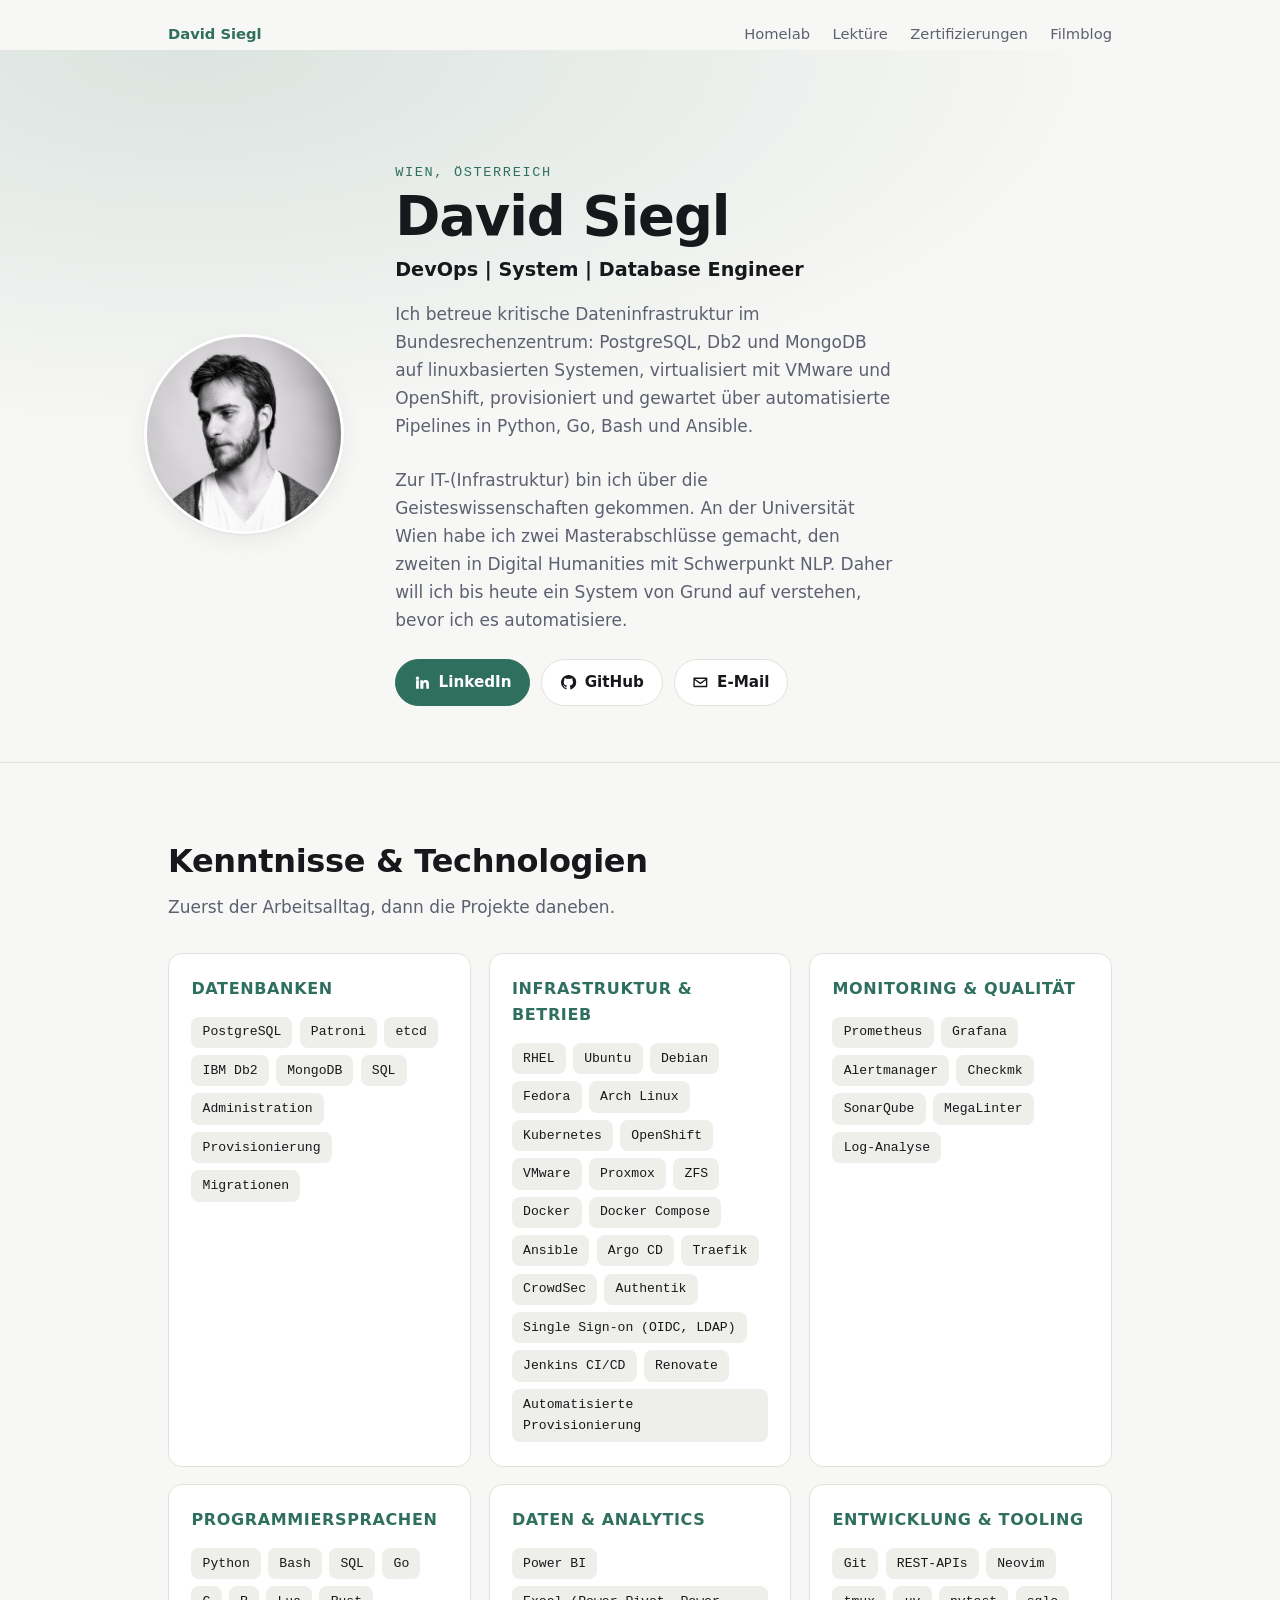
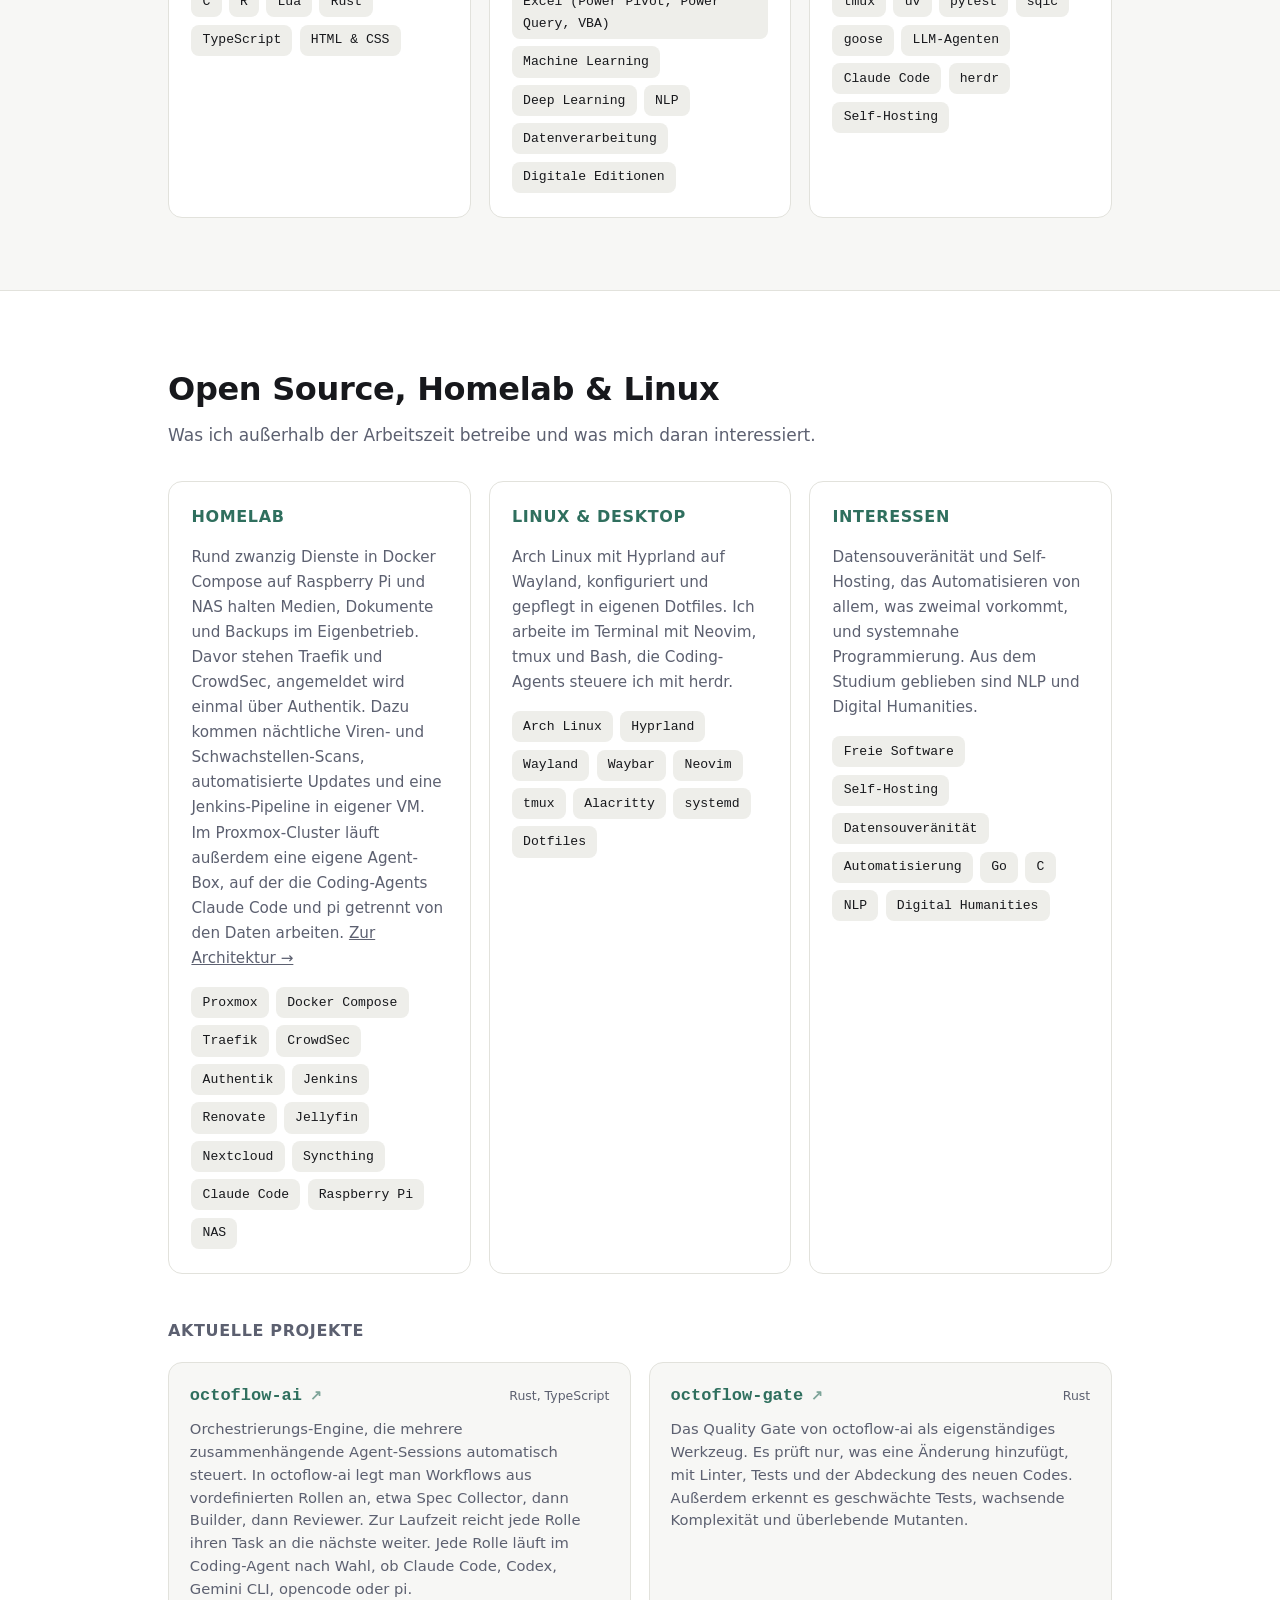
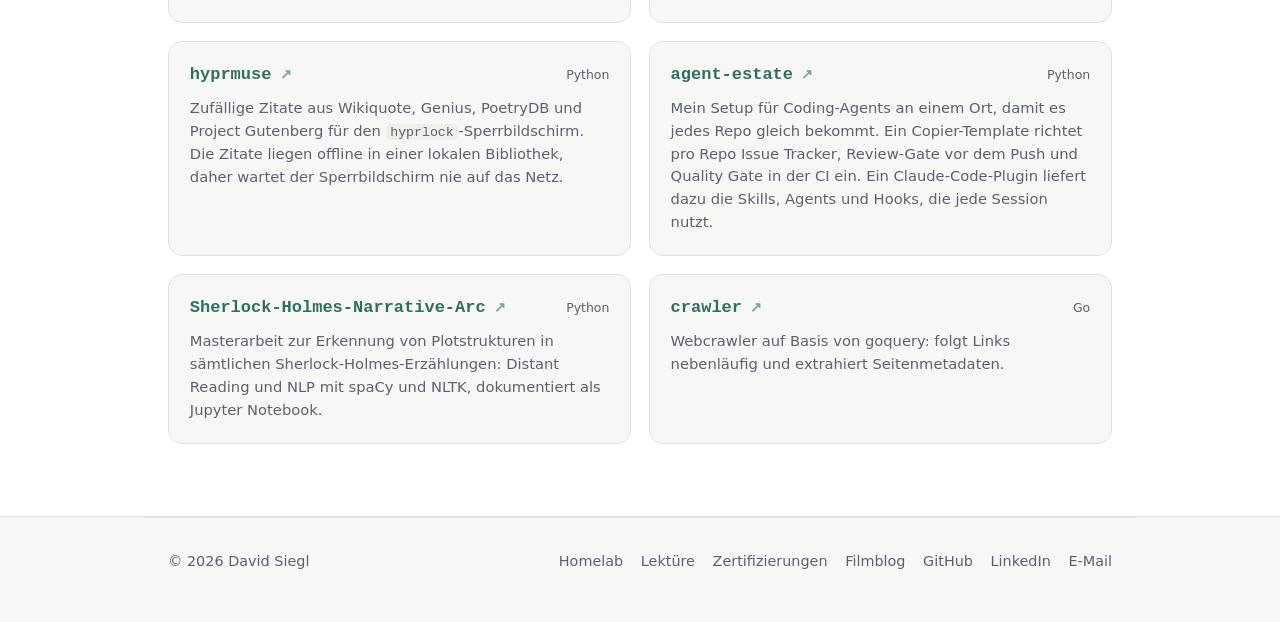
<file: index.html>
<!DOCTYPE html>
<html lang="de">
<head>
  <meta charset="utf-8">
  <meta name="viewport" content="width=device-width, initial-scale=1">
  <title>David Siegl — DevOps | System | Database Engineer</title>
  <meta name="description" content="David Siegl — DevOps | System | Database Engineer in Wien. PostgreSQL, Db2 und MongoDB auf Linux, provisioniert über automatisierte Pipelines.">
  <link rel="icon" href="assets/favicon.svg" type="image/svg+xml">
  <link rel="icon" href="assets/favicon.png" sizes="96x96" type="image/png">
  <link rel="apple-touch-icon" href="assets/apple-touch-icon.png">
  <link rel="stylesheet" href="styles.css">
</head>
<body>
  <a class="skip-link" href="#skills">Zu den Kenntnissen springen</a>

  <nav class="topbar" aria-label="Hauptnavigation">
    <a class="topbar__home" href="index.html" aria-current="page">David Siegl</a>
    <a href="homelab.html">Homelab</a>
    <a href="lektuere.html">Lektüre</a>
    <a href="zertifizierungen.html">Zertifizierungen</a>
    <a href="https://blog.kryochamber.xyz" target="_blank" rel="noopener noreferrer">Filmblog</a>
  </nav>

  <header class="hero">
    <div class="hero__inner">
      <div class="avatar">
        <span class="avatar__initials" aria-hidden="true">DS</span>
        <img src="assets/profile.jpg" alt="Porträtfoto von David Siegl"
             width="800" height="800" decoding="async" onerror="this.remove()">
      </div>

      <div class="hero__text">
        <p class="eyebrow">Wien, Österreich</p>
        <h1>David Siegl</h1>
        <p class="tagline">DevOps | System | Database Engineer</p>
        <p class="bio">
          Ich betreue kritische Dateninfrastruktur im Bundesrechenzentrum: PostgreSQL, Db2 und
          MongoDB auf linuxbasierten Systemen, virtualisiert mit VMware und OpenShift, provisioniert
          und gewartet über automatisierte Pipelines in Python, Go, Bash und Ansible.
        </p>
        <p class="bio">
          Zur IT-(Infrastruktur) bin ich über die Geisteswissenschaften gekommen. An der Universität
          Wien habe ich zwei Masterabschlüsse gemacht, den zweiten in Digital Humanities mit
          Schwerpunkt NLP. Daher will ich bis heute ein System von Grund auf verstehen, bevor ich
          es automatisiere.
        </p>

        <nav class="links" aria-label="Kontakt und Profile">
          <a class="link link--primary" href="https://www.linkedin.com/in/david-siegl-2bb168227/" target="_blank" rel="noopener noreferrer">
            <svg viewBox="0 0 24 24" aria-hidden="true"><path d="M4.98 3.5a2.5 2.5 0 1 1 0 5 2.5 2.5 0 0 1 0-5ZM3 9h4v12H3zM9 9h3.8v1.7h.05c.53-.95 1.83-1.95 3.77-1.95 4.03 0 4.78 2.5 4.78 5.76V21H17.6v-5.6c0-1.34-.03-3.06-1.9-3.06-1.9 0-2.2 1.45-2.2 2.96V21H9z"/></svg>
            LinkedIn
          </a>
          <a class="link" href="https://github.com/DavidSiegl" target="_blank" rel="noopener noreferrer">
            <svg viewBox="0 0 24 24" aria-hidden="true"><path d="M12 1.5a10.5 10.5 0 0 0-3.32 20.47c.53.1.72-.23.72-.5v-1.8c-2.92.64-3.54-1.25-3.54-1.25-.48-1.22-1.17-1.55-1.17-1.55-.96-.65.07-.64.07-.64 1.06.08 1.62 1.09 1.62 1.09.94 1.62 2.47 1.15 3.07.88.1-.68.37-1.15.67-1.42-2.33-.27-4.78-1.17-4.78-5.19 0-1.15.41-2.08 1.09-2.82-.11-.27-.47-1.34.1-2.79 0 0 .88-.28 2.89 1.08a9.9 9.9 0 0 1 5.26 0c2-1.36 2.88-1.08 2.88-1.08.58 1.45.21 2.52.11 2.79.68.74 1.09 1.67 1.09 2.82 0 4.03-2.46 4.92-4.8 5.18.38.33.71.97.71 1.96v2.9c0 .28.19.61.73.5A10.5 10.5 0 0 0 12 1.5Z"/></svg>
            GitHub
          </a>
          <a class="link" href="mailto:david.siegl95@gmail.com">
            <svg viewBox="0 0 24 24" aria-hidden="true"><path d="M3 5h18a1 1 0 0 1 1 1v12a1 1 0 0 1-1 1H3a1 1 0 0 1-1-1V6a1 1 0 0 1 1-1Zm1.6 2L12 12.3 19.4 7H4.6ZM20 8.9l-7.4 5.3a1 1 0 0 1-1.2 0L4 8.9V17h16V8.9Z"/></svg>
            E-Mail
          </a>
        </nav>
      </div>
    </div>
  </header>

  <main>
    <section id="skills" class="section">
      <h2>Kenntnisse &amp; Technologien</h2>
      <p class="section__lede">Zuerst der Arbeitsalltag, dann die Projekte daneben.</p>

      <div class="grid">
        <article class="card">
          <h3>Datenbanken</h3>
          <ul class="tags">
            <li>PostgreSQL</li><li>Patroni</li><li>etcd</li><li>IBM Db2</li><li>MongoDB</li><li>SQL</li>
            <li>Administration</li><li>Provisionierung</li><li>Migrationen</li>
          </ul>
        </article>

        <article class="card">
          <h3>Infrastruktur &amp; Betrieb</h3>
          <ul class="tags">
            <li>RHEL</li><li>Ubuntu</li><li>Debian</li><li>Fedora</li><li>Arch Linux</li>
            <li>Kubernetes</li><li>OpenShift</li><li>VMware</li><li>Proxmox</li><li>ZFS</li><li>Docker</li><li>Docker Compose</li>
            <li>Ansible</li><li>Argo CD</li><li>Traefik</li><li>CrowdSec</li><li>Authentik</li><li>Single Sign-on (OIDC, LDAP)</li>
            <li>Jenkins CI/CD</li><li>Renovate</li><li>Automatisierte Provisionierung</li>
          </ul>
        </article>

        <article class="card">
          <h3>Monitoring &amp; Qualität</h3>
          <ul class="tags">
            <li>Prometheus</li><li>Grafana</li><li>Alertmanager</li><li>Checkmk</li><li>SonarQube</li><li>MegaLinter</li><li>Log-Analyse</li>
          </ul>
        </article>

        <article class="card">
          <h3>Programmiersprachen</h3>
          <ul class="tags">
            <li>Python</li><li>Bash</li><li>SQL</li><li>Go</li><li>C</li><li>R</li><li>Lua</li><li>Rust</li><li>TypeScript</li><li>HTML &amp; CSS</li>
          </ul>
        </article>

        <article class="card">
          <h3>Daten &amp; Analytics</h3>
          <ul class="tags">
            <li>Power BI</li><li>Excel (Power Pivot, Power Query, VBA)</li>
            <li>Machine Learning</li><li>Deep Learning</li><li>NLP</li>
            <li>Datenverarbeitung</li><li>Digitale Editionen</li>
          </ul>
        </article>

        <article class="card">
          <h3>Entwicklung &amp; Tooling</h3>
          <ul class="tags">
            <li>Git</li><li>REST-APIs</li><li>Neovim</li><li>tmux</li>
            <li>uv</li><li>pytest</li><li>sqlc</li><li>goose</li><li>LLM-Agenten</li><li>Claude Code</li><li>herdr</li><li>Self-Hosting</li>
          </ul>
        </article>
      </div>
    </section>

    <section id="open-source" class="section section--alt">
      <h2>Open Source, Homelab &amp; Linux</h2>
      <p class="section__lede">Was ich außerhalb der Arbeitszeit betreibe und was mich daran interessiert.</p>

      <div class="grid">
        <article class="card">
          <h3>Homelab</h3>
          <p class="card__text">
            Rund zwanzig Dienste in Docker Compose auf Raspberry Pi und NAS halten Medien, Dokumente
            und Backups im Eigenbetrieb. Davor stehen Traefik und CrowdSec, angemeldet wird einmal
            über Authentik. Dazu kommen nächtliche Viren- und Schwachstellen-Scans, automatisierte
            Updates und eine Jenkins-Pipeline in eigener VM.
            Im Proxmox-Cluster läuft außerdem eine eigene Agent-Box, auf der die Coding-Agents
            Claude Code und pi getrennt von den Daten arbeiten.
            <a href="homelab.html">Zur Architektur →</a>
          </p>
          <ul class="tags">
            <li>Proxmox</li><li>Docker Compose</li><li>Traefik</li><li>CrowdSec</li><li>Authentik</li><li>Jenkins</li>
            <li>Renovate</li><li>Jellyfin</li><li>Nextcloud</li><li>Syncthing</li>
            <li>Claude Code</li><li>Raspberry Pi</li><li>NAS</li>
          </ul>
        </article>

        <article class="card">
          <h3>Linux &amp; Desktop</h3>
          <p class="card__text">
            Arch Linux mit Hyprland auf Wayland, konfiguriert und gepflegt in eigenen Dotfiles.
            Ich arbeite im Terminal mit Neovim, tmux und Bash, die Coding-Agents steuere ich mit herdr.
          </p>
          <ul class="tags">
            <li>Arch Linux</li><li>Hyprland</li><li>Wayland</li><li>Waybar</li><li>Neovim</li>
            <li>tmux</li><li>Alacritty</li><li>systemd</li><li>Dotfiles</li>
          </ul>
        </article>

        <article class="card">
          <h3>Interessen</h3>
          <p class="card__text">
            Datensouveränität und Self-Hosting, das Automatisieren von allem, was zweimal vorkommt,
            und systemnahe Programmierung. Aus dem Studium geblieben sind NLP und Digital Humanities.
          </p>
          <ul class="tags">
            <li>Freie Software</li><li>Self-Hosting</li><li>Datensouveränität</li>
            <li>Automatisierung</li><li>Go</li><li>C</li><li>NLP</li><li>Digital Humanities</li>
          </ul>
        </article>
      </div>

      <h3 class="subhead">Aktuelle Projekte</h3>

      <div class="projects">

        <a class="project" href="https://github.com/DavidSiegl/octoflow-ai" target="_blank" rel="noopener noreferrer">
          <span class="project__head"><span class="project__name">octoflow-ai</span><span class="project__lang">Rust, TypeScript</span></span>
          <span class="project__desc">
            Orchestrierungs-Engine, die mehrere zusammenhängende Agent-Sessions automatisch steuert.
            In octoflow-ai legt man Workflows aus vordefinierten Rollen an, etwa Spec Collector, dann Builder,
            dann Reviewer. Zur Laufzeit reicht jede Rolle ihren Task an die nächste weiter.
            Jede Rolle läuft im Coding-Agent nach Wahl, ob Claude Code, Codex, Gemini CLI, opencode oder pi.
          </span>
        </a>

        <a class="project" href="https://github.com/DavidSiegl/octoflow-gate" target="_blank" rel="noopener noreferrer">
          <span class="project__head"><span class="project__name">octoflow-gate</span><span class="project__lang">Rust</span></span>
          <span class="project__desc">
            Das Quality Gate von octoflow-ai als eigenständiges Werkzeug.
            Es prüft nur, was eine Änderung hinzufügt, mit Linter, Tests und der Abdeckung des neuen Codes.
            Außerdem erkennt es geschwächte Tests, wachsende Komplexität und überlebende Mutanten.
          </span>
        </a>

        <a class="project" href="https://github.com/DavidSiegl/hyprmuse" target="_blank" rel="noopener noreferrer">
          <span class="project__head"><span class="project__name">hyprmuse</span><span class="project__lang">Python</span></span>
          <span class="project__desc">
            Zufällige Zitate aus Wikiquote, Genius, PoetryDB und Project Gutenberg für den <code>hyprlock</code>-Sperrbildschirm.
            Die Zitate liegen offline in einer lokalen Bibliothek, daher wartet der Sperrbildschirm nie auf das Netz.
          </span>
        </a>

        <a class="project" href="https://github.com/DavidSiegl/agent-estate" target="_blank" rel="noopener noreferrer">
          <span class="project__head"><span class="project__name">agent-estate</span><span class="project__lang">Python</span></span>
          <span class="project__desc">
            Mein Setup für Coding-Agents an einem Ort, damit es jedes Repo gleich bekommt.
            Ein Copier-Template richtet pro Repo Issue Tracker, Review-Gate vor dem Push und Quality Gate in der CI ein.
            Ein Claude-Code-Plugin liefert dazu die Skills, Agents und Hooks, die jede Session nutzt.
          </span>
        </a>

        <a class="project" href="https://github.com/DavidSiegl/Sherlock-Holmes-Narrative-Arc" target="_blank" rel="noopener noreferrer">
          <span class="project__head"><span class="project__name">Sherlock-Holmes-Narrative-Arc</span><span class="project__lang">Python</span></span>
          <span class="project__desc">
            Masterarbeit zur Erkennung von Plotstrukturen in sämtlichen Sherlock-Holmes-Erzählungen:
            Distant Reading und NLP mit spaCy und NLTK, dokumentiert als Jupyter Notebook.
          </span>
        </a>

        <a class="project" href="https://github.com/DavidSiegl/crawler" target="_blank" rel="noopener noreferrer">
          <span class="project__head"><span class="project__name">crawler</span><span class="project__lang">Go</span></span>
          <span class="project__desc">
            Webcrawler auf Basis von goquery: folgt Links nebenläufig und extrahiert
            Seitenmetadaten.
          </span>
        </a>

      </div>
    </section>
  </main>

  <footer class="footer">
    <p>© <span id="year">2026</span> David Siegl</p>
    <p class="footer__links">
      <a href="homelab.html">Homelab</a>
      <a href="lektuere.html">Lektüre</a>
      <a href="zertifizierungen.html">Zertifizierungen</a>
      <a href="https://blog.kryochamber.xyz" target="_blank" rel="noopener noreferrer">Filmblog</a>
      <a href="https://github.com/DavidSiegl" target="_blank" rel="noopener noreferrer">GitHub</a>
      <a href="https://www.linkedin.com/in/david-siegl-2bb168227/" target="_blank" rel="noopener noreferrer">LinkedIn</a>
      <a href="mailto:david.siegl95@gmail.com">E-Mail</a>
    </p>
  </footer>

  <script>document.getElementById('year').textContent = new Date().getFullYear();</script>
</body>
</html>
</file>
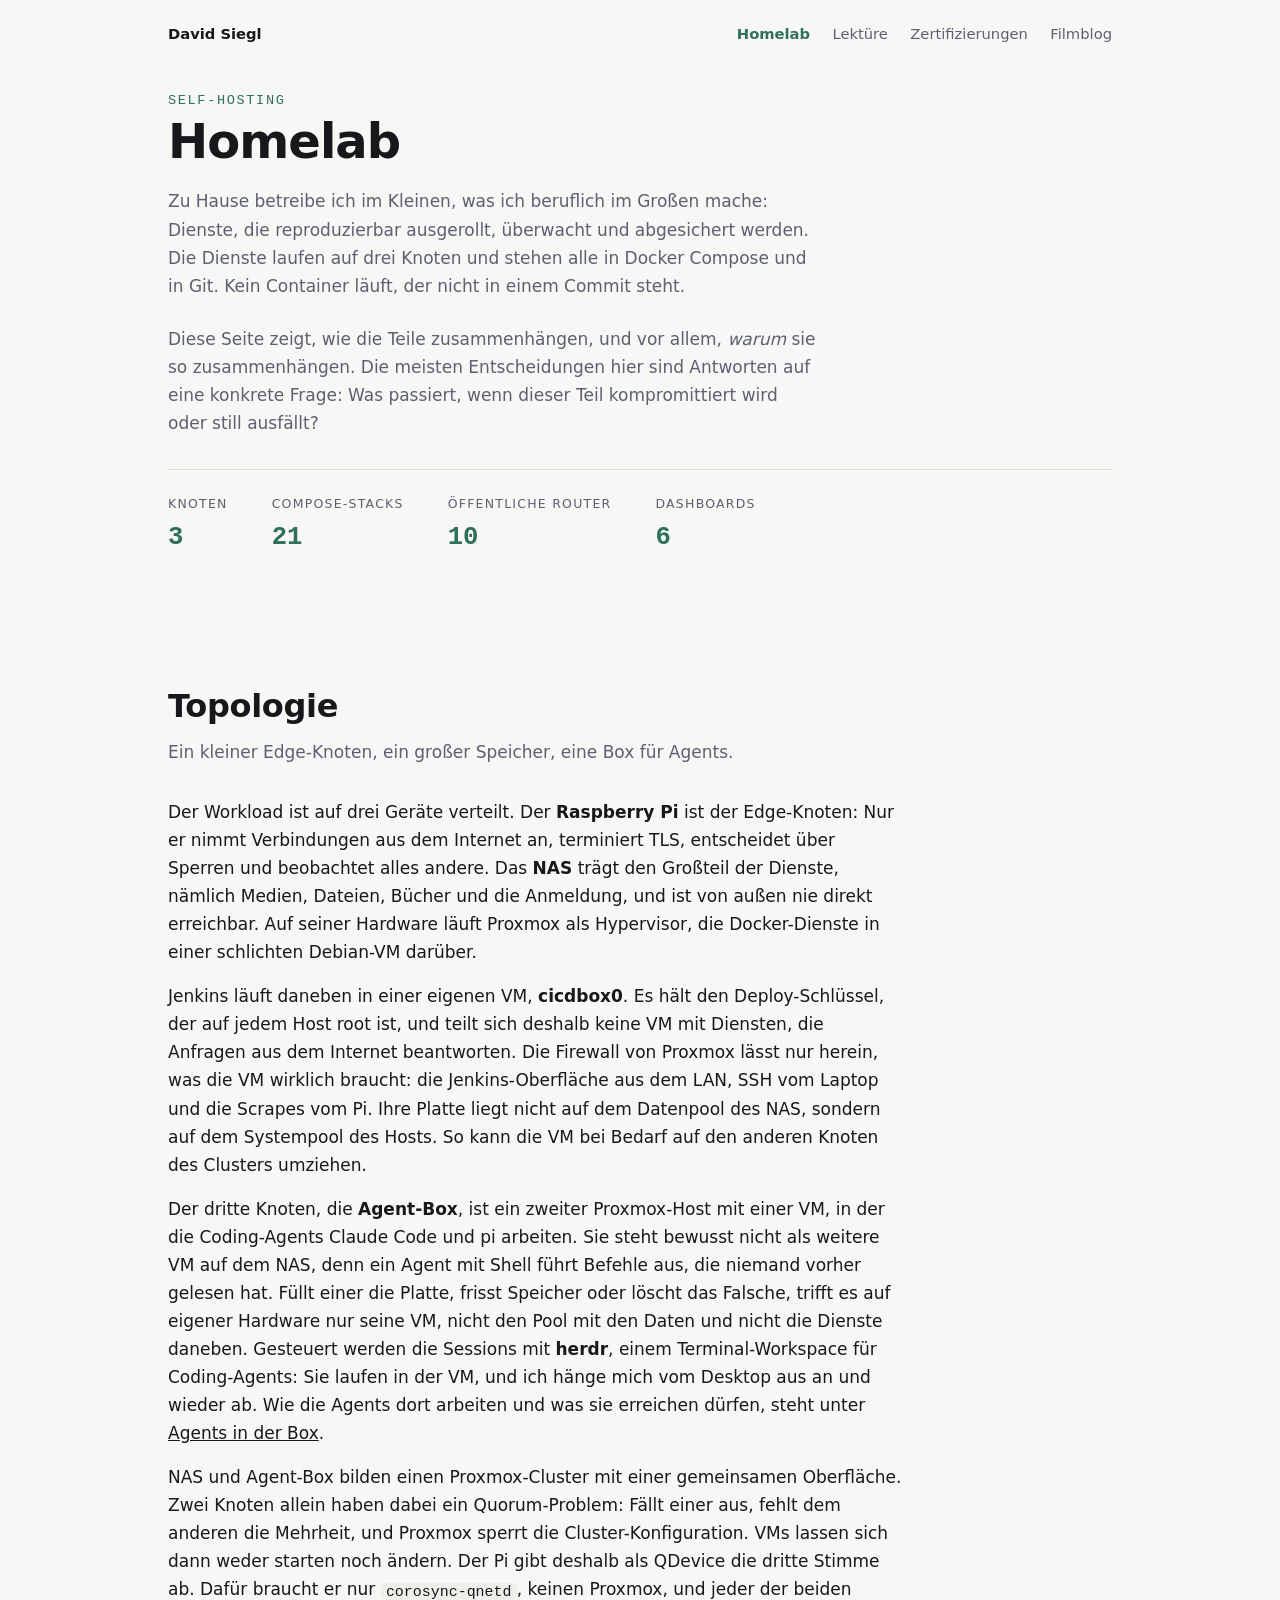
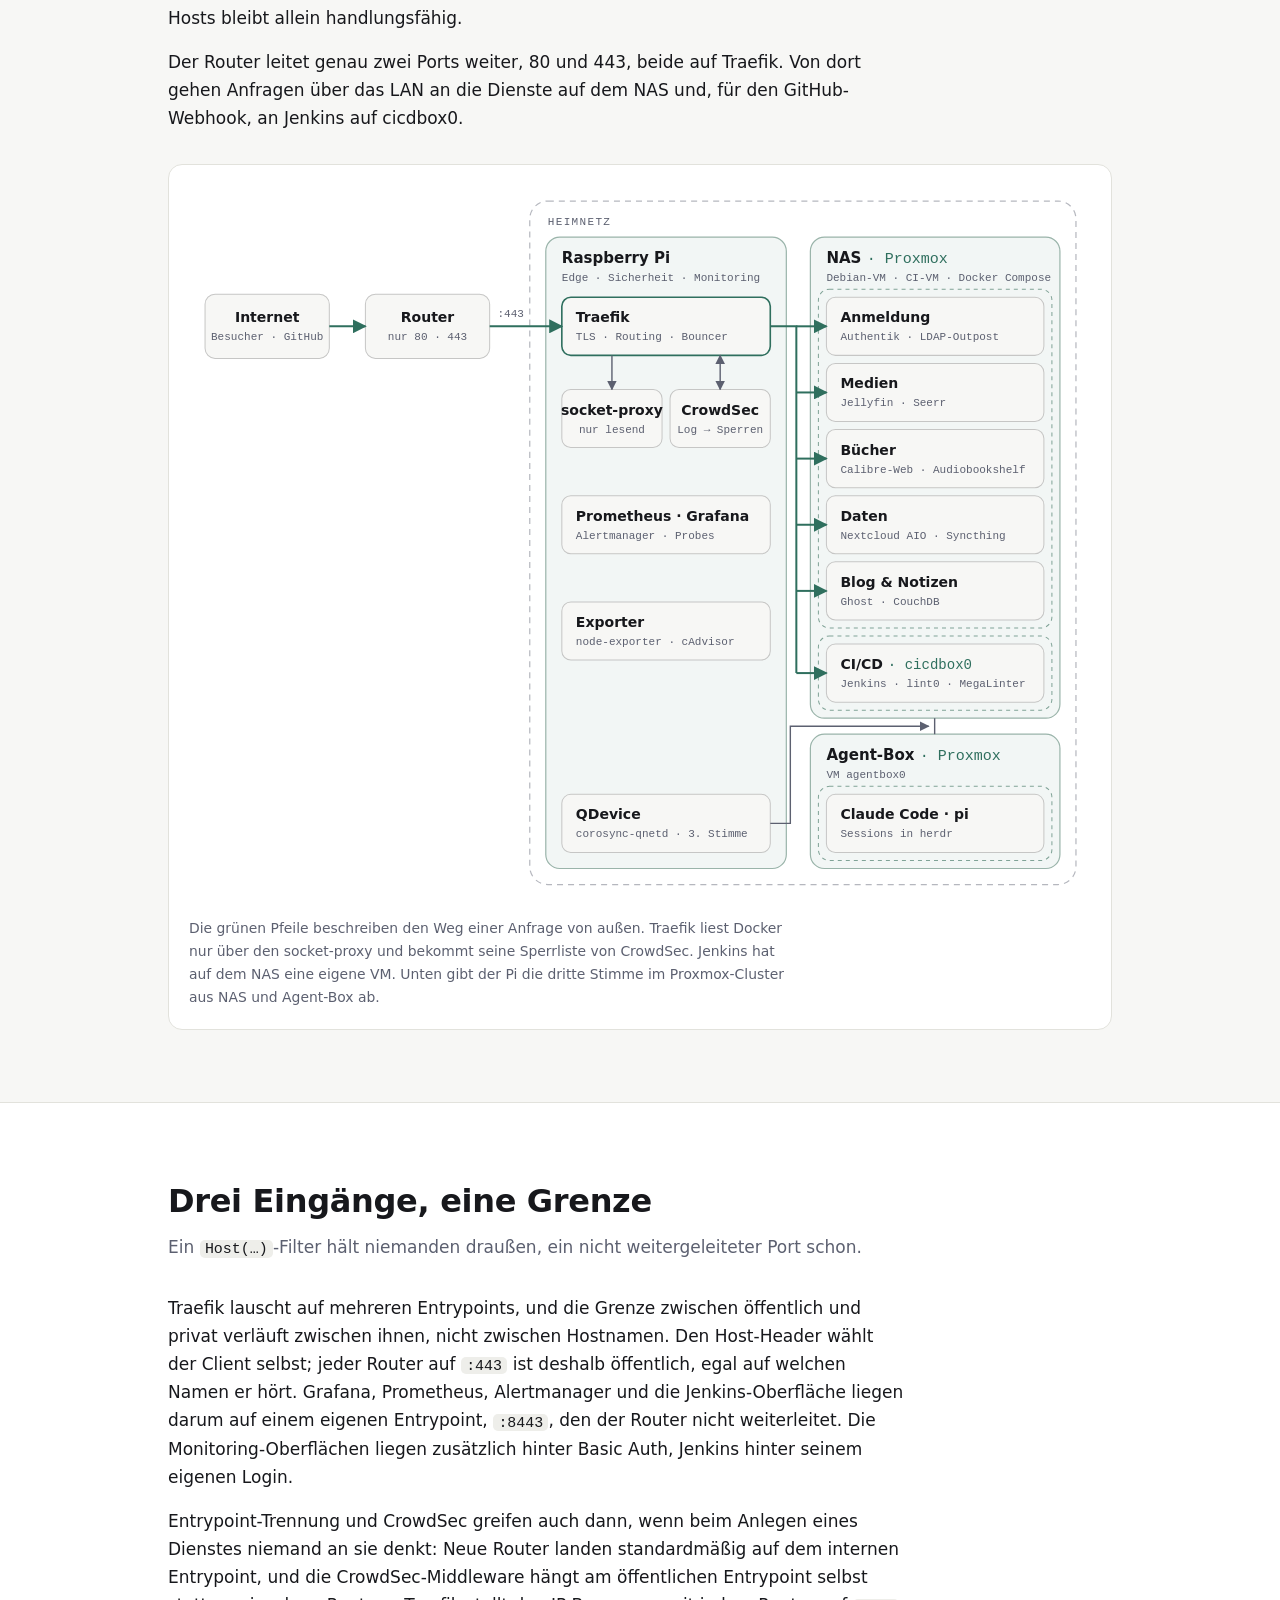
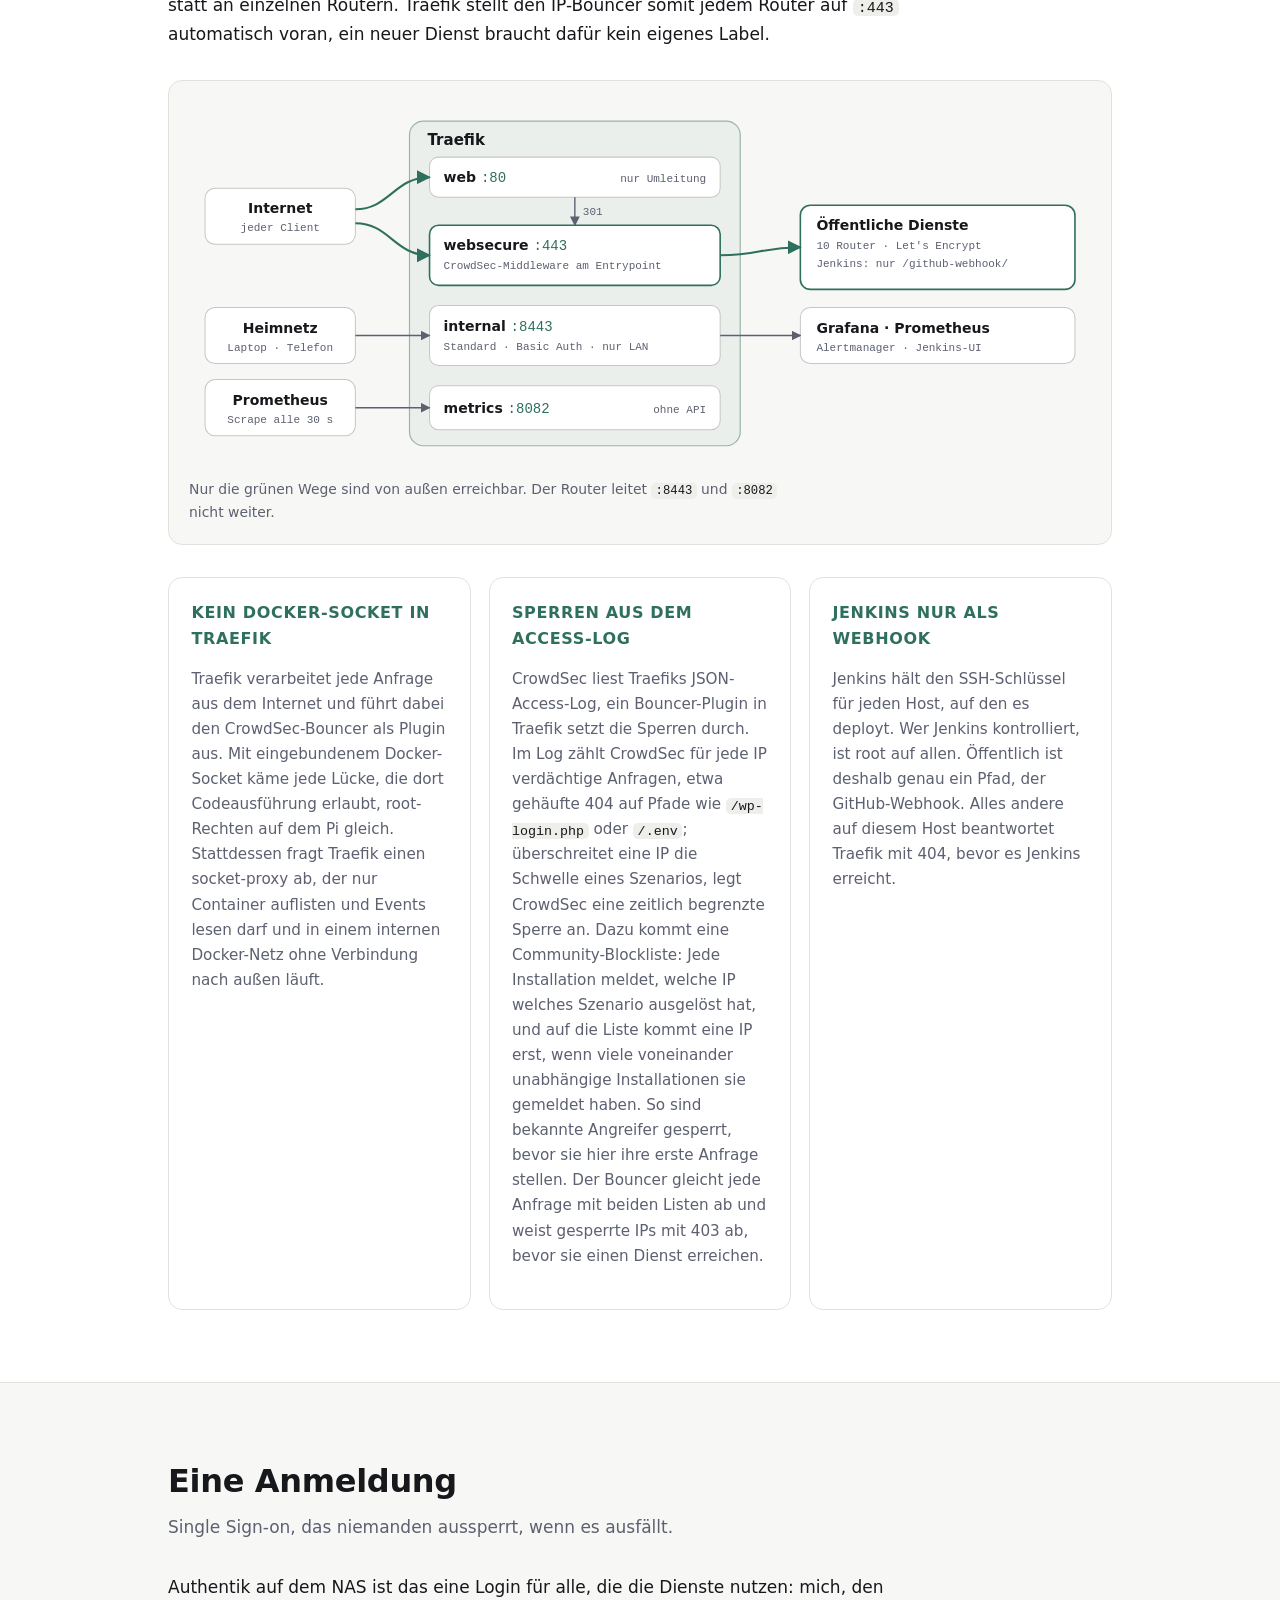
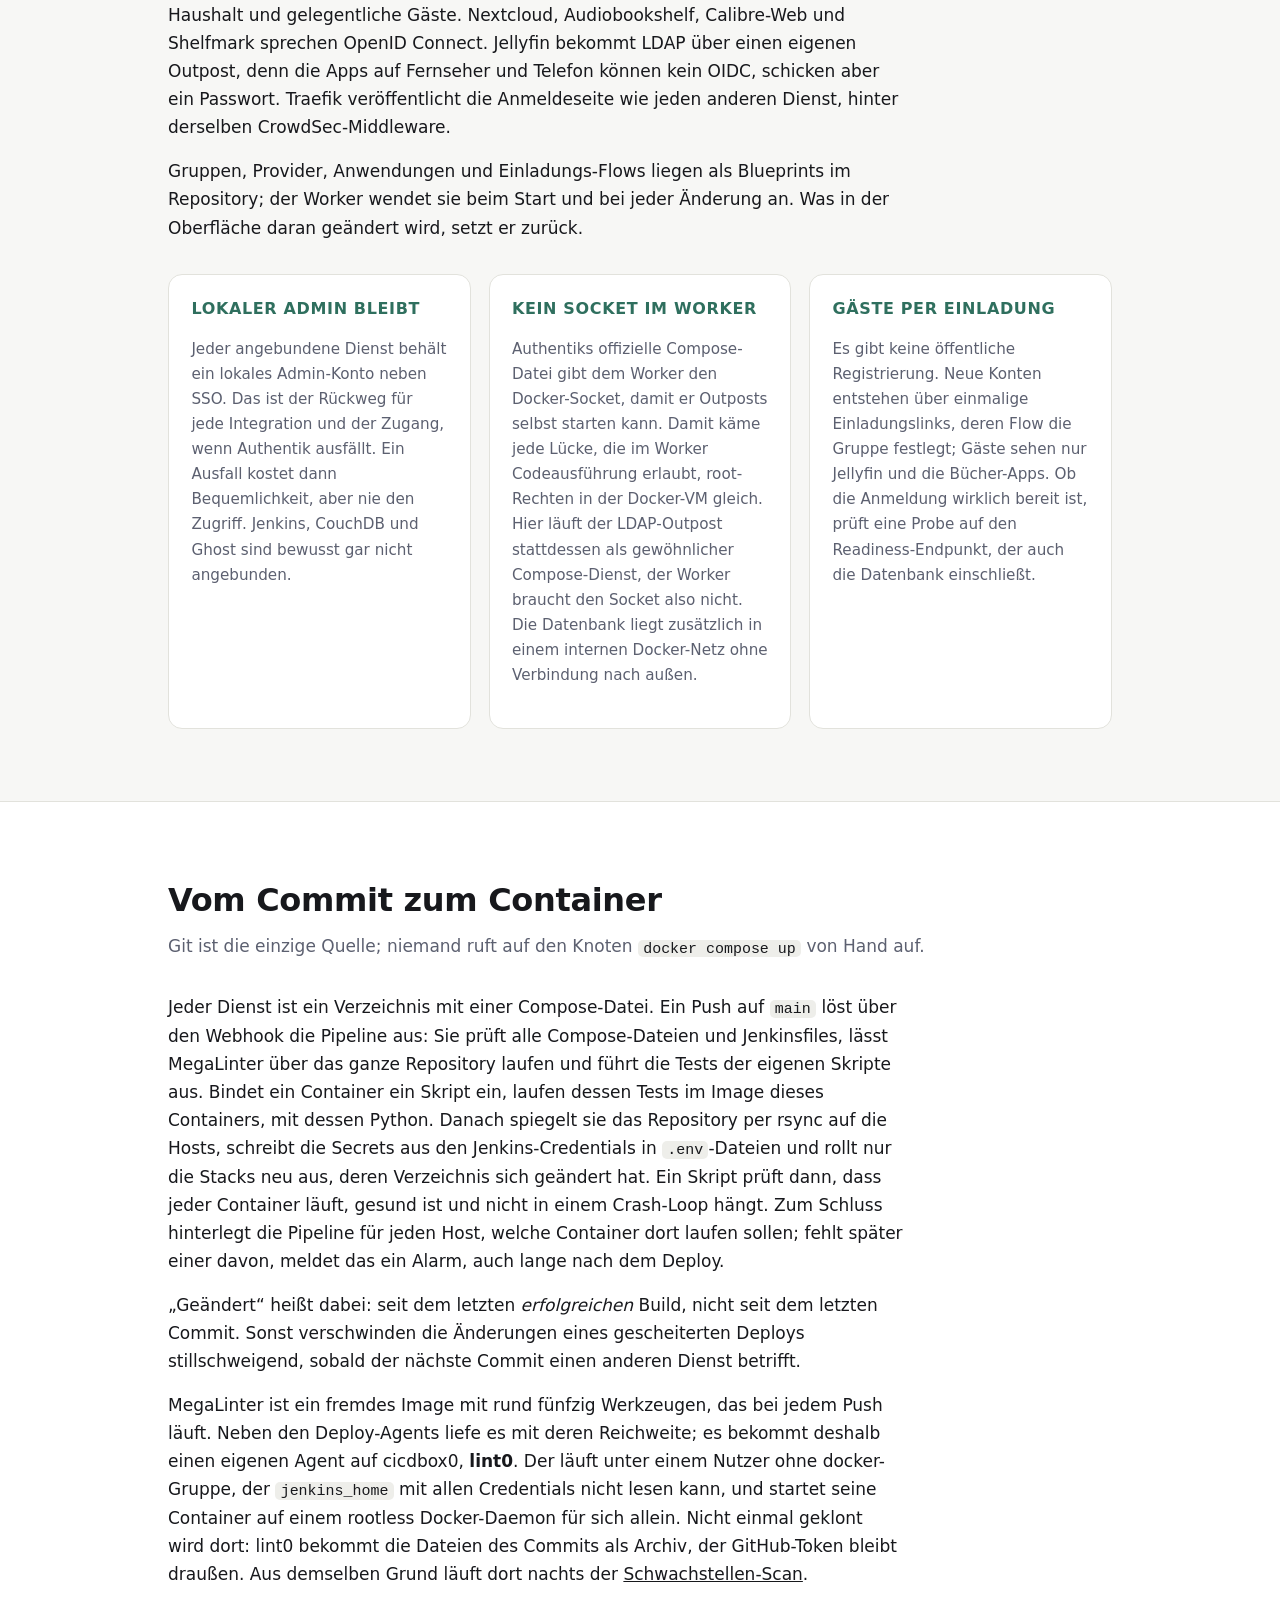
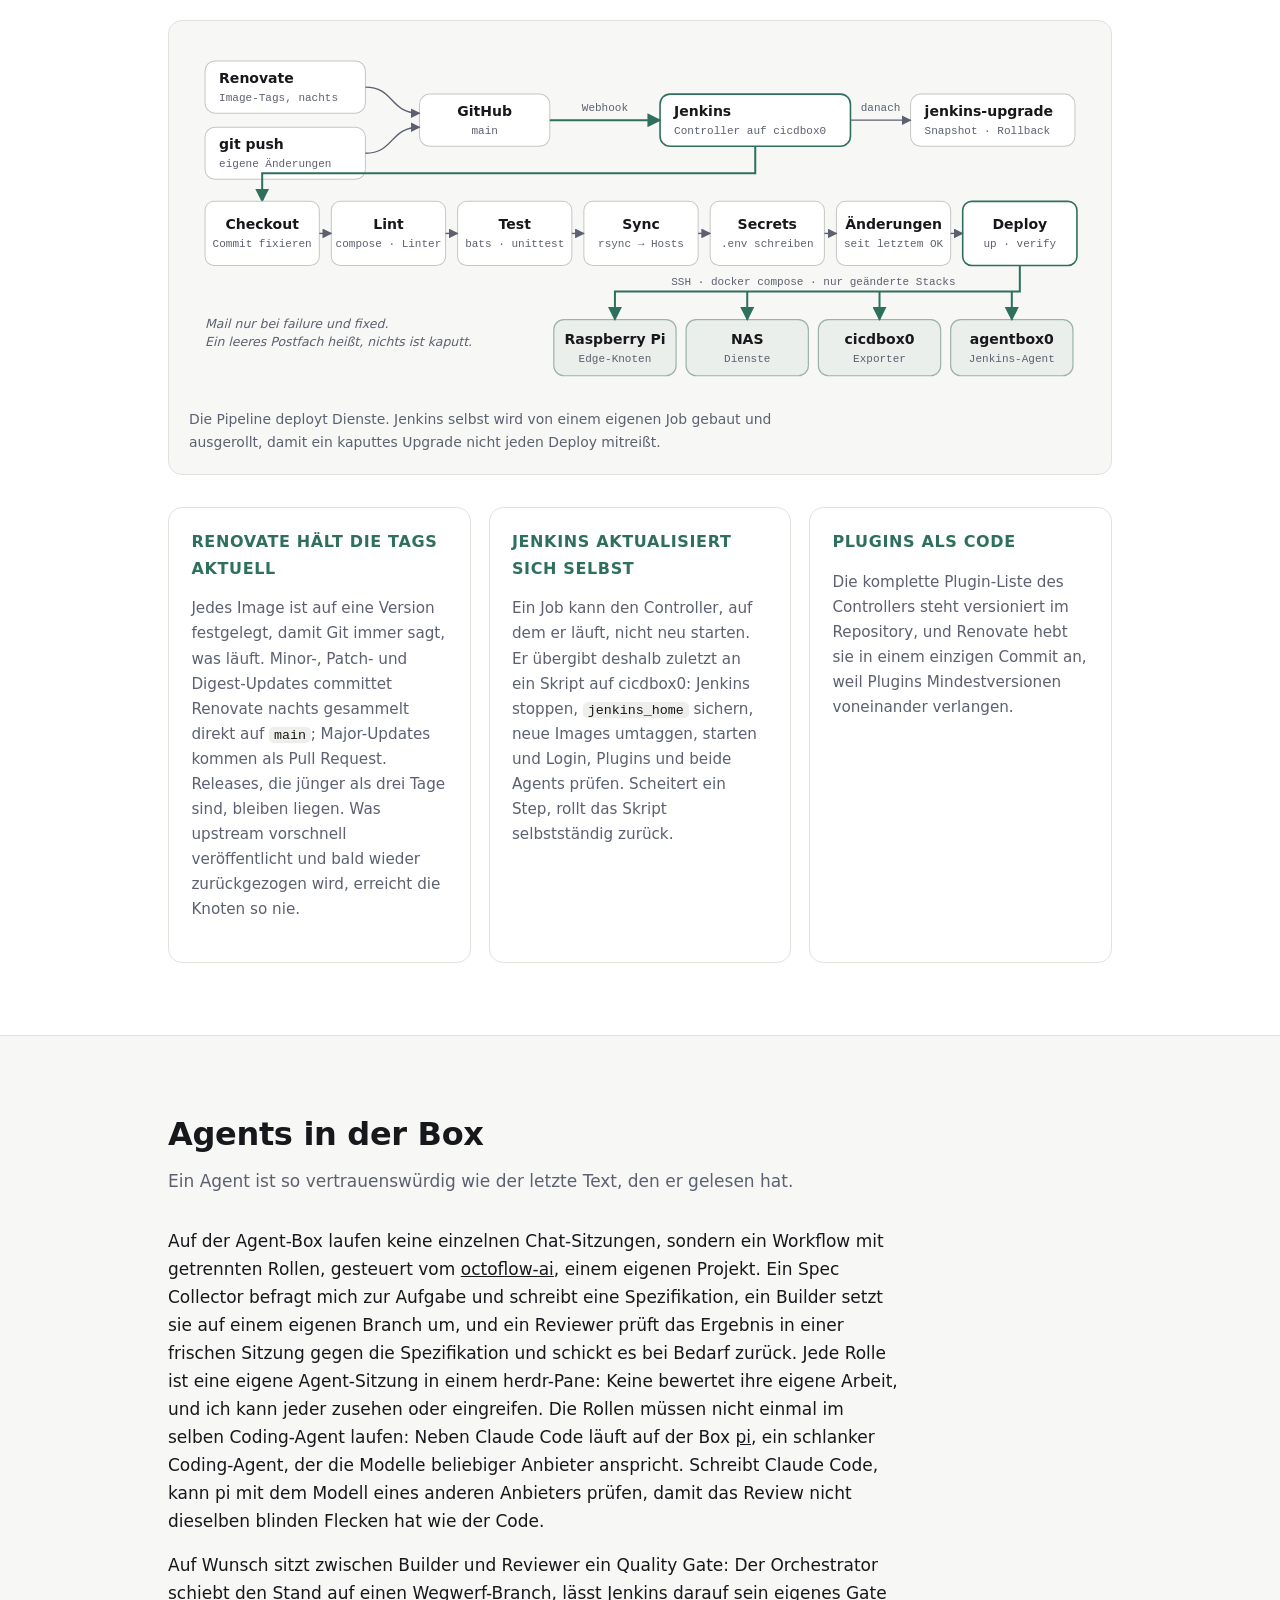
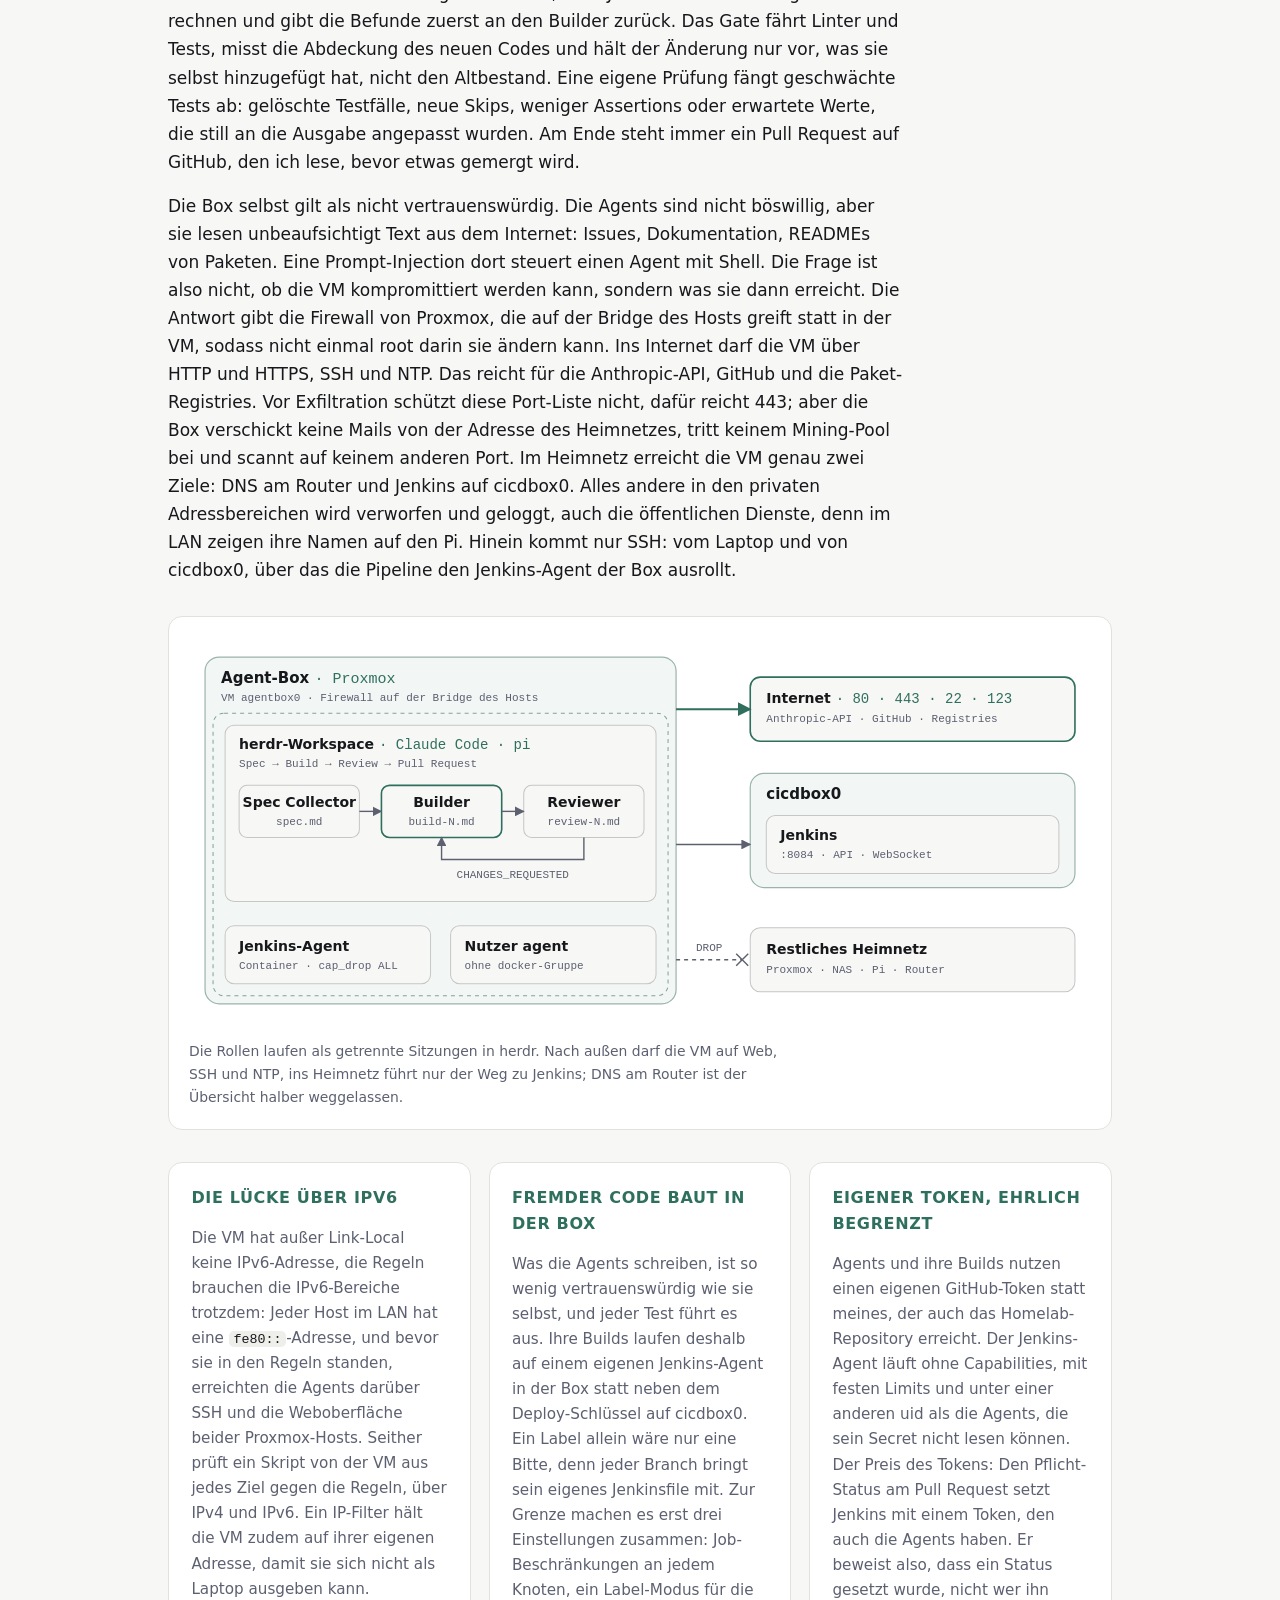
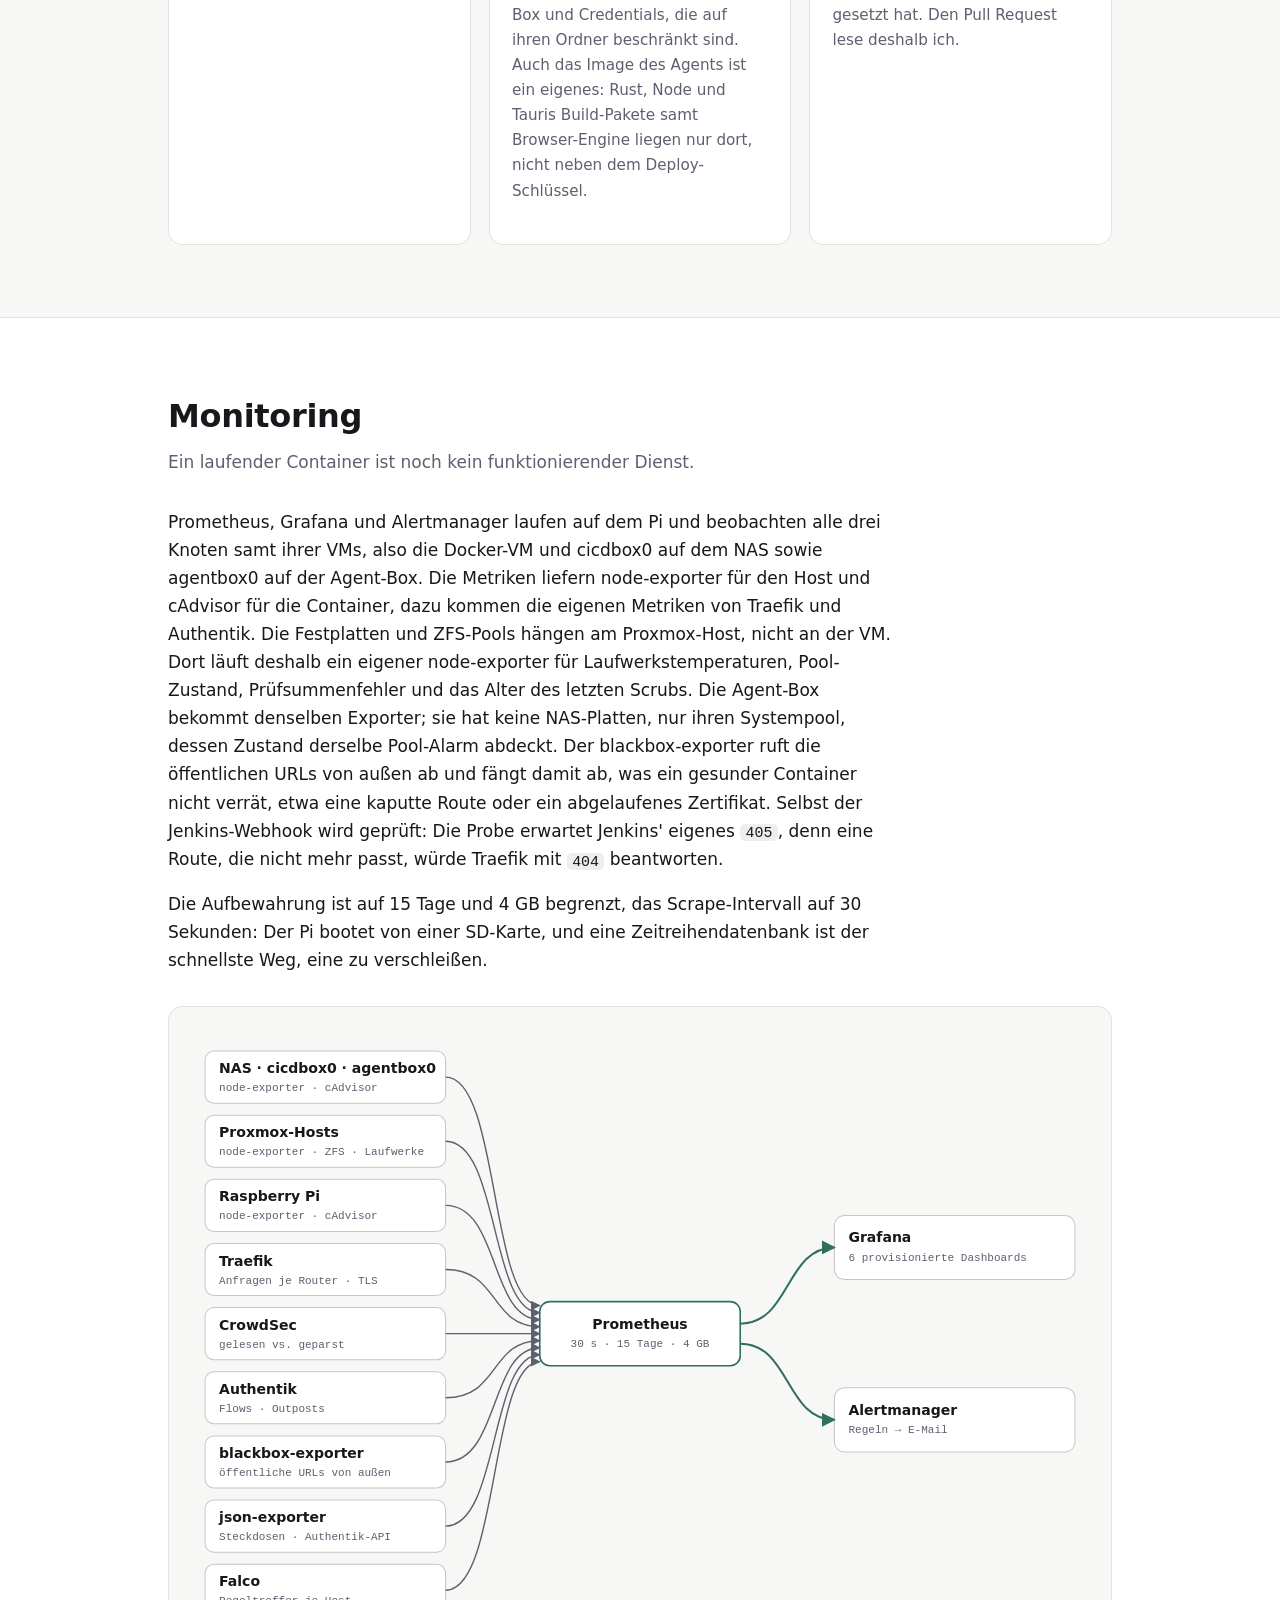
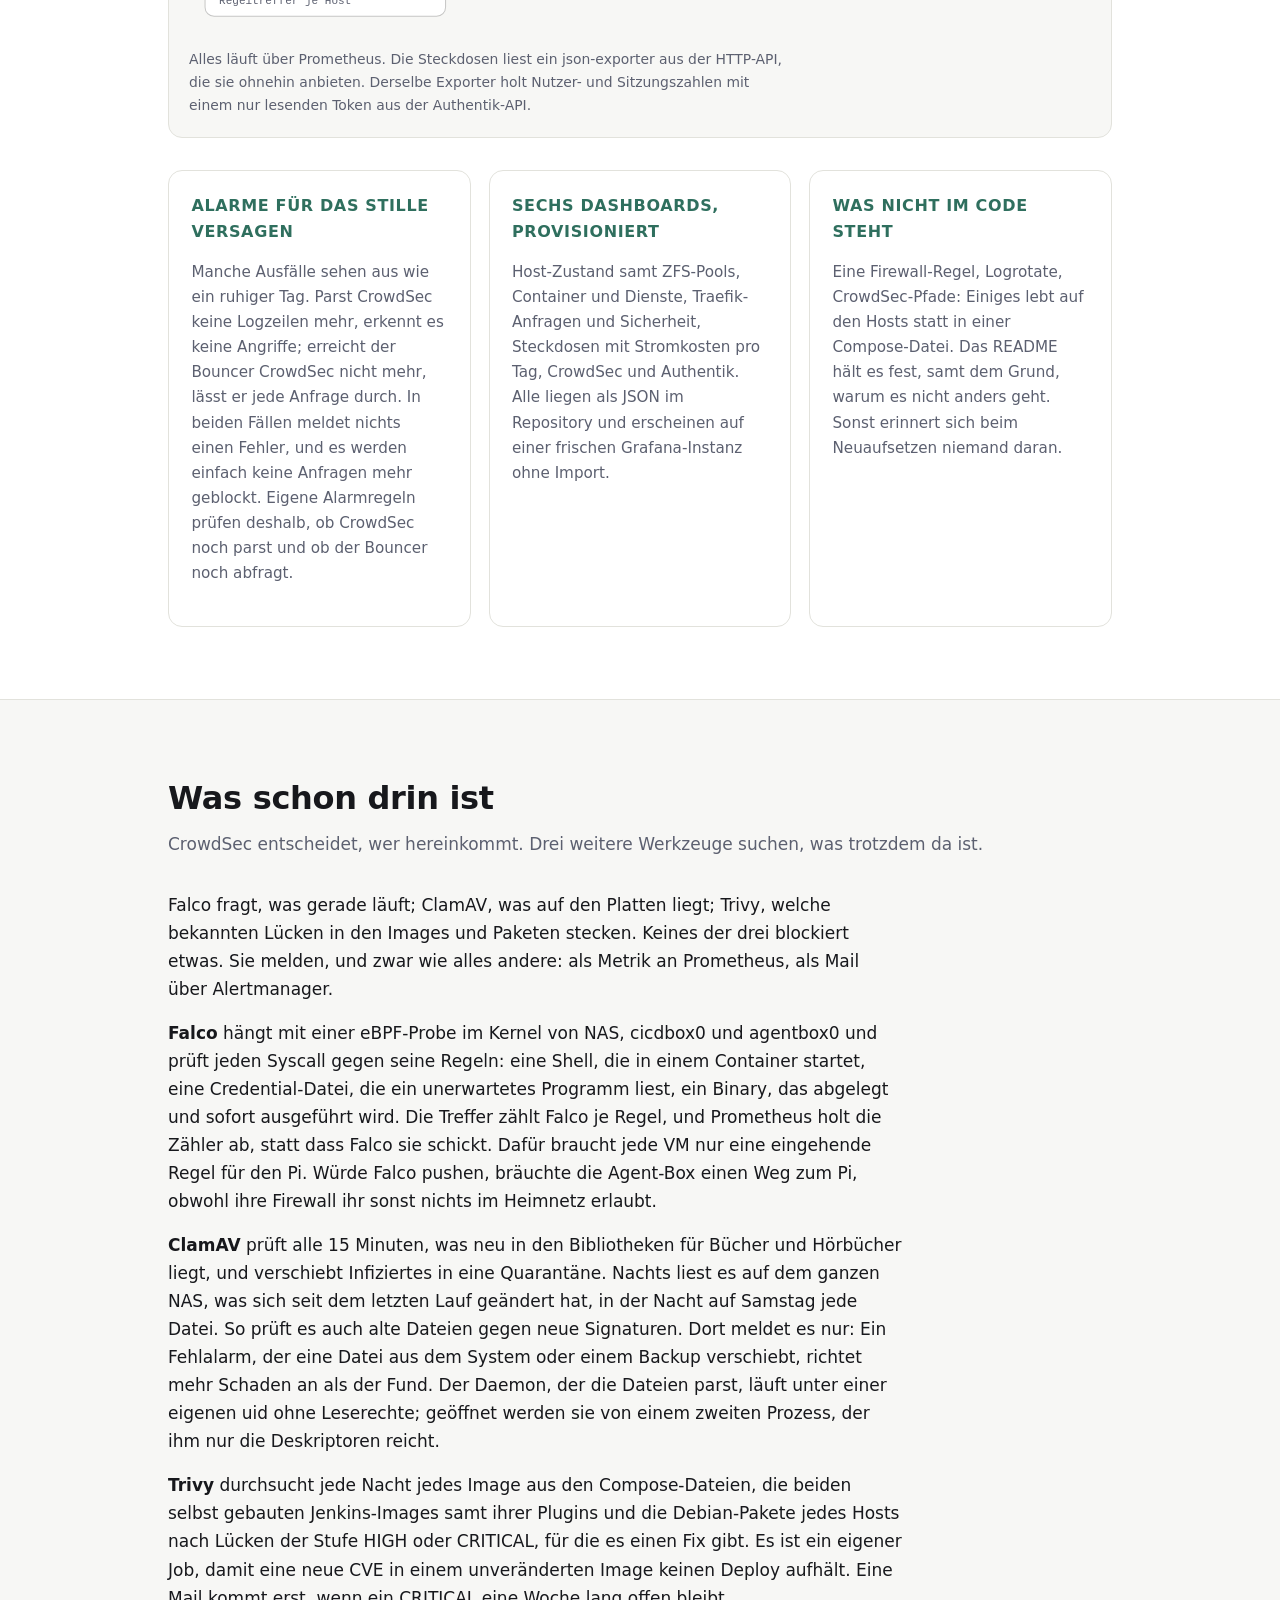
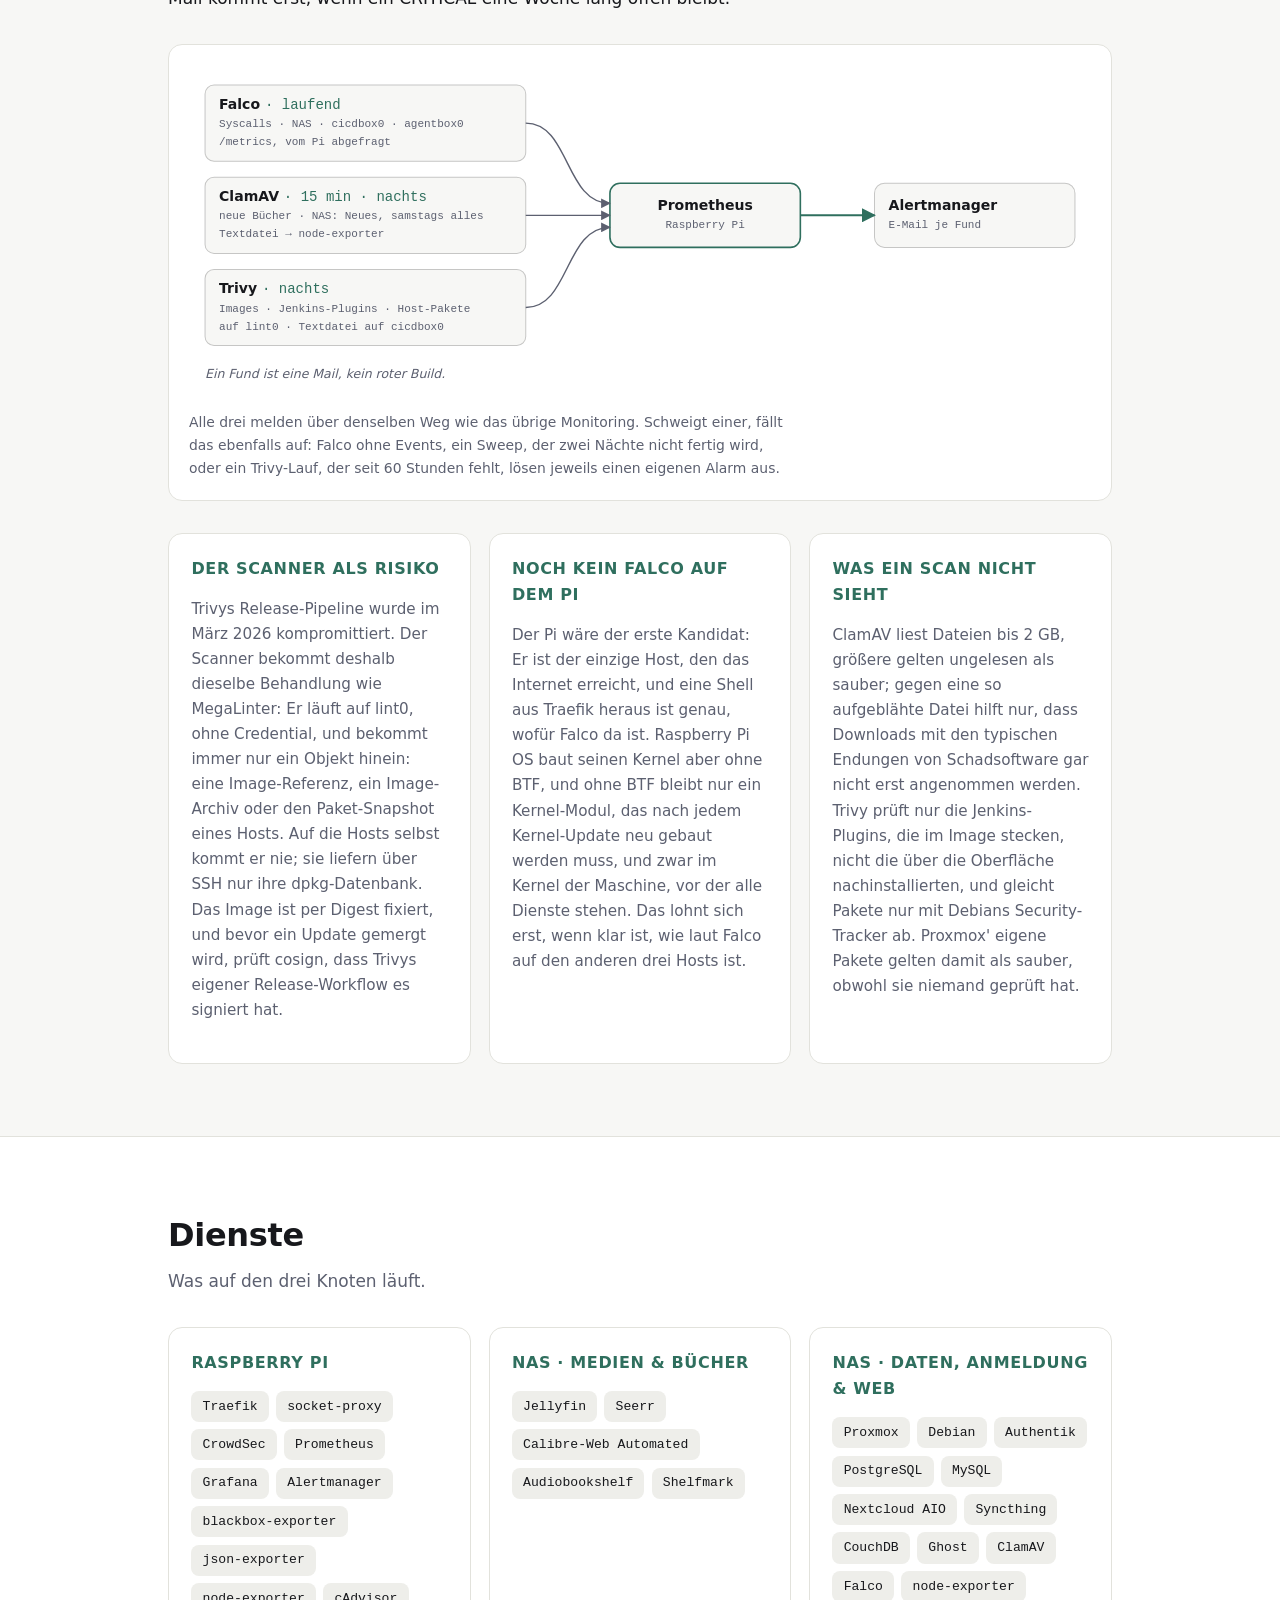
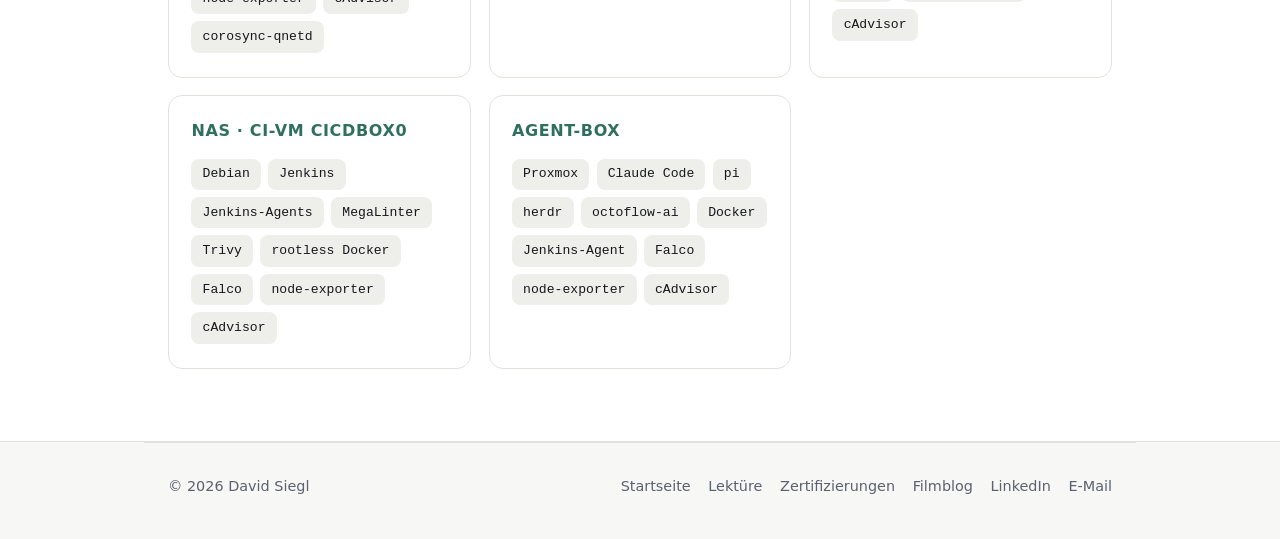
<file: homelab.html>
<!DOCTYPE html>
<html lang="de">
<head>
  <meta charset="utf-8">
  <meta name="viewport" content="width=device-width, initial-scale=1">
  <title>Homelab — David Siegl</title>
  <meta name="description" content="Architektur des Homelabs von David Siegl: drei Knoten, Proxmox-Cluster mit eigener CI-VM und Agent-Box für Claude Code und pi, Docker Compose, Traefik und CrowdSec am Edge, Single Sign-on mit Authentik, Deployment über Jenkins, MegaLinter und Renovate, Monitoring mit Prometheus und Grafana, Erkennung mit Falco, ClamAV und Trivy.">
  <link rel="icon" href="assets/favicon.svg" type="image/svg+xml">
  <link rel="icon" href="assets/favicon.png" sizes="96x96" type="image/png">
  <link rel="apple-touch-icon" href="assets/apple-touch-icon.png">
  <link rel="stylesheet" href="styles.css">
</head>
<body>
  <a class="skip-link" href="#topologie">Zur Architektur springen</a>

  <nav class="topbar" aria-label="Hauptnavigation">
    <a class="topbar__home" href="index.html">David Siegl</a>
    <a class="topbar__here" href="homelab.html" aria-current="page">Homelab</a>
    <a href="lektuere.html">Lektüre</a>
    <a href="zertifizierungen.html">Zertifizierungen</a>
    <a href="https://blog.kryochamber.xyz" target="_blank" rel="noopener noreferrer">Filmblog</a>
  </nav>

  <!-- Arrowheads shared by every diagram on the page. A display:none SVG would
       break marker references in some browsers, so this one is merely zero-sized. -->
  <svg class="diagram-defs" width="0" height="0" aria-hidden="true" focusable="false">
    <defs>
      <marker id="arrow" viewBox="0 0 10 10" refX="9" refY="5" markerWidth="7" markerHeight="7" orient="auto-start-reverse">
        <path class="d-head" d="M0 0 L10 5 L0 10 z"/>
      </marker>
      <marker id="arrow-accent" viewBox="0 0 10 10" refX="9" refY="5" markerWidth="7" markerHeight="7" orient="auto-start-reverse">
        <path class="d-head d-head--accent" d="M0 0 L10 5 L0 10 z"/>
      </marker>
    </defs>
  </svg>

  <header class="pagehead">
    <p class="eyebrow">Self-Hosting</p>
    <h1>Homelab</h1>
    <p class="bio">
      Zu Hause betreibe ich im Kleinen, was ich beruflich im Großen mache: Dienste, die
      reproduzierbar ausgerollt, überwacht und abgesichert werden. Die Dienste laufen auf drei Knoten und stehen alle in Docker Compose und in Git.
      Kein Container läuft, der nicht in einem Commit steht.
    </p>
    <p class="bio">
      Diese Seite zeigt, wie die Teile zusammenhängen, und vor allem, <em>warum</em> sie so
      zusammenhängen. Die meisten Entscheidungen hier sind Antworten auf eine konkrete Frage:
      Was passiert, wenn dieser Teil kompromittiert wird oder still ausfällt?
    </p>

    <dl class="stats">
      <div><dt>Knoten</dt><dd>3</dd></div>
      <div><dt>Compose-Stacks</dt><dd>21</dd></div>
      <div><dt>Öffentliche Router</dt><dd>10</dd></div>
      <div><dt>Dashboards</dt><dd>6</dd></div>
    </dl>
  </header>

  <main>
    <section id="topologie" class="section">
      <h2>Topologie</h2>
      <p class="section__lede">Ein kleiner Edge-Knoten, ein großer Speicher, eine Box für Agents.</p>

      <div class="prose">
        <p>
          Der Workload ist auf drei Geräte verteilt. Der <strong>Raspberry Pi</strong> ist der
          Edge-Knoten: Nur er nimmt Verbindungen aus dem Internet an, terminiert TLS,
          entscheidet über Sperren und beobachtet alles andere. Das <strong>NAS</strong> trägt den Großteil der Dienste, nämlich Medien, Dateien,
          Bücher und die Anmeldung, und ist von außen nie direkt erreichbar.
          Auf seiner Hardware läuft Proxmox als Hypervisor, die Docker-Dienste in einer
          schlichten Debian-VM darüber.
        </p>
        <p>
          Jenkins läuft daneben in einer eigenen VM, <strong>cicdbox0</strong>. Es hält den
          Deploy-Schlüssel, der auf jedem Host root ist, und teilt sich deshalb keine VM mit
          Diensten, die Anfragen aus dem Internet beantworten. Die Firewall von Proxmox lässt
          nur herein, was die VM wirklich braucht: die Jenkins-Oberfläche aus dem LAN, SSH vom
          Laptop und die Scrapes vom Pi. Ihre Platte liegt nicht auf dem Datenpool des NAS,
          sondern auf dem Systempool des Hosts. So kann die VM bei Bedarf auf den anderen
          Knoten des Clusters umziehen.
        </p>
        <p>
          Der dritte Knoten, die <strong>Agent-Box</strong>, ist ein zweiter Proxmox-Host mit
          einer VM, in der die Coding-Agents Claude Code und pi arbeiten. Sie steht bewusst nicht als weitere VM auf dem NAS, denn ein Agent mit Shell führt Befehle aus, die niemand
          vorher gelesen hat. Füllt einer die Platte, frisst Speicher oder löscht das Falsche, trifft es auf eigener Hardware nur seine VM, nicht den Pool mit den Daten und nicht
          die Dienste daneben. Gesteuert werden die Sessions mit <strong>herdr</strong>, einem
          Terminal-Workspace für Coding-Agents: Sie laufen in der VM, und ich hänge mich vom
          Desktop aus an und wieder ab. Wie die Agents dort arbeiten und was sie erreichen
          dürfen, steht unter <a href="#agents">Agents in der Box</a>.
        </p>
        <p>
          NAS und Agent-Box bilden einen Proxmox-Cluster mit einer gemeinsamen Oberfläche. Zwei
          Knoten allein haben dabei ein Quorum-Problem: Fällt einer aus, fehlt dem anderen die
          Mehrheit, und Proxmox sperrt die Cluster-Konfiguration. VMs lassen sich dann weder
          starten noch ändern. Der Pi gibt deshalb als QDevice die dritte Stimme ab. Dafür
          braucht er nur <code>corosync-qnetd</code>, keinen Proxmox, und jeder der beiden
          Hosts bleibt allein handlungsfähig.
        </p>
        <p>
          Der Router leitet genau zwei Ports weiter, 80 und 443, beide auf Traefik. Von dort
          gehen Anfragen über das LAN an die Dienste auf dem NAS und, für den GitHub-Webhook,
          an Jenkins auf cicdbox0.
        </p>
      </div>

      <figure class="diagram">
        <div class="diagram__scroll">
          <svg viewBox="0 0 900 714" role="img" aria-labelledby="d1-title d1-desc">
            <title id="d1-title">Topologie des Homelabs</title>
            <desc id="d1-desc">Anfragen aus dem Internet erreichen über den Router Traefik auf dem Raspberry Pi. Traefik fragt Docker über einen rein lesenden socket-proxy ab und tauscht sich mit CrowdSec aus. Von Traefik gehen die Anfragen über das Heimnetz an die Dienstgruppen auf dem NAS. Dort laufen sie in einer Debian-VM unter dem Hypervisor Proxmox: Anmeldung mit Authentik, Medien, Bücher, Daten sowie Blog und Notizen. In einer zweiten VM auf dem NAS, cicdbox0, läuft Jenkins mit dem Lint-Agent lint0; Traefik leitet nur den GitHub-Webhook dorthin weiter. Unter dem NAS steht die Agent-Box, ein zweiter Proxmox-Host mit der VM agentbox0 für Sessions von Claude Code und pi, gesteuert mit herdr. NAS und Agent-Box bilden einen Proxmox-Cluster, dem der Raspberry Pi als QDevice mit corosync-qnetd die dritte Stimme gibt.</desc>

            <rect class="d-zone" x="340" y="16" width="545" height="682" rx="18"/>
            <text class="d-zone-label" x="358" y="40">HEIMNETZ</text>

            <rect class="d-box" x="16" y="109" width="124" height="64" rx="10"/>
            <text class="d-title" x="78" y="137" text-anchor="middle">Internet</text>
            <text class="d-sub" x="78" y="155" text-anchor="middle">Besucher · GitHub</text>

            <rect class="d-box" x="176" y="109" width="124" height="64" rx="10"/>
            <text class="d-title" x="238" y="137" text-anchor="middle">Router</text>
            <text class="d-sub" x="238" y="155" text-anchor="middle">nur 80 · 443</text>

            <!-- Raspberry Pi -->
            <rect class="d-group" x="356" y="52" width="240" height="630" rx="14"/>
            <text class="d-group-title" x="372" y="78">Raspberry Pi</text>
            <text class="d-sub" x="372" y="96">Edge · Sicherheit · Monitoring</text>

            <rect class="d-box d-box--accent" x="372" y="112" width="208" height="58" rx="9"/>
            <text class="d-title" x="386" y="137">Traefik</text>
            <text class="d-sub" x="386" y="155">TLS · Routing · Bouncer</text>

            <rect class="d-box" x="372" y="204" width="100" height="58" rx="9"/>
            <text class="d-title" x="422" y="229" text-anchor="middle">socket-proxy</text>
            <text class="d-sub" x="422" y="247" text-anchor="middle">nur lesend</text>

            <rect class="d-box" x="480" y="204" width="100" height="58" rx="9"/>
            <text class="d-title" x="530" y="229" text-anchor="middle">CrowdSec</text>
            <text class="d-sub" x="530" y="247" text-anchor="middle">Log → Sperren</text>

            <rect class="d-box" x="372" y="310" width="208" height="58" rx="9"/>
            <text class="d-title" x="386" y="335">Prometheus · Grafana</text>
            <text class="d-sub" x="386" y="353">Alertmanager · Probes</text>

            <rect class="d-box" x="372" y="416" width="208" height="58" rx="9"/>
            <text class="d-title" x="386" y="441">Exporter</text>
            <text class="d-sub" x="386" y="459">node-exporter · cAdvisor</text>

            <rect class="d-box" x="372" y="608" width="208" height="58" rx="9"/>
            <text class="d-title" x="386" y="633">QDevice</text>
            <text class="d-sub" x="386" y="651">corosync-qnetd · 3. Stimme</text>

            <!-- NAS: the Debian VM with the services, then the CI VM -->
            <rect class="d-group" x="620" y="52" width="249" height="480" rx="14"/>
            <text class="d-group-title" x="636" y="78">NAS <tspan class="d-mono">· Proxmox</tspan></text>
            <text class="d-sub" x="636" y="96">Debian-VM · CI-VM · Docker Compose</text>
            <rect class="d-vm" x="628" y="104" width="233" height="338" rx="11"/>

            <!-- NAS boxes: y = 112 + i * 66 -->
            <rect class="d-box" x="636" y="112" width="217" height="58" rx="9"/>
            <text class="d-title" x="650" y="137">Anmeldung</text>
            <text class="d-sub" x="650" y="155">Authentik · LDAP-Outpost</text>

            <rect class="d-box" x="636" y="178" width="217" height="58" rx="9"/>
            <text class="d-title" x="650" y="203">Medien</text>
            <text class="d-sub" x="650" y="221">Jellyfin · Seerr</text>

            <rect class="d-box" x="636" y="244" width="217" height="58" rx="9"/>
            <text class="d-title" x="650" y="269">Bücher</text>
            <text class="d-sub" x="650" y="287">Calibre-Web · Audiobookshelf</text>

            <rect class="d-box" x="636" y="310" width="217" height="58" rx="9"/>
            <text class="d-title" x="650" y="335">Daten</text>
            <text class="d-sub" x="650" y="353">Nextcloud AIO · Syncthing</text>

            <rect class="d-box" x="636" y="376" width="217" height="58" rx="9"/>
            <text class="d-title" x="650" y="401">Blog &amp; Notizen</text>
            <text class="d-sub" x="650" y="419">Ghost · CouchDB</text>

            <!-- CI-VM: its own VM frame below the Debian VM's -->
            <rect class="d-vm" x="628" y="450" width="233" height="74" rx="11"/>
            <rect class="d-box" x="636" y="458" width="217" height="58" rx="9"/>
            <text class="d-title" x="650" y="483">CI/CD <tspan class="d-mono">· cicdbox0</tspan></text>
            <text class="d-sub" x="650" y="501">Jenkins · lint0 · MegaLinter</text>

            <!-- Agent-Box: same inner layout as the NAS group, one box -->
            <rect class="d-group" x="620" y="548" width="249" height="134" rx="14"/>
            <text class="d-group-title" x="636" y="574">Agent-Box <tspan class="d-mono">· Proxmox</tspan></text>
            <text class="d-sub" x="636" y="592">VM agentbox0</text>
            <rect class="d-vm" x="628" y="600" width="233" height="74" rx="11"/>

            <rect class="d-box" x="636" y="608" width="217" height="58" rx="9"/>
            <text class="d-title" x="650" y="633">Claude Code · pi</text>
            <text class="d-sub" x="650" y="651">Sessions in herdr</text>

            <!-- Cluster: NAS and Agent-Box joined, the Pi's vote feeding into the join -->
            <path class="d-edge" d="M744 532 V548"/>
            <path class="d-edge" d="M580 637 H600 V540 H738" marker-end="url(#arrow)"/>

            <!-- Request path -->
            <path class="d-edge d-edge--accent" d="M140 141 H176" marker-end="url(#arrow-accent)"/>
            <path class="d-edge d-edge--accent" d="M300 141 H372" marker-end="url(#arrow-accent)"/>
            <text class="d-edge-label" x="321" y="132" text-anchor="middle">:443</text>

            <path class="d-edge d-edge--accent" d="M580 141 H606 V487"/>
            <path class="d-edge d-edge--accent" d="M606 141 H636" marker-end="url(#arrow-accent)"/>
            <path class="d-edge d-edge--accent" d="M606 207 H636" marker-end="url(#arrow-accent)"/>
            <path class="d-edge d-edge--accent" d="M606 273 H636" marker-end="url(#arrow-accent)"/>
            <path class="d-edge d-edge--accent" d="M606 339 H636" marker-end="url(#arrow-accent)"/>
            <path class="d-edge d-edge--accent" d="M606 405 H636" marker-end="url(#arrow-accent)"/>
            <path class="d-edge d-edge--accent" d="M606 487 H636" marker-end="url(#arrow-accent)"/>

            <path class="d-edge" d="M422 170 V204" marker-end="url(#arrow)"/>
            <path class="d-edge" d="M530 170 V204" marker-start="url(#arrow)" marker-end="url(#arrow)"/>
          </svg>
        </div>
        <figcaption>
          Die grünen Pfeile beschreiben den Weg einer Anfrage von außen. Traefik liest Docker nur über den
          socket-proxy und bekommt seine Sperrliste von CrowdSec. Jenkins hat auf dem NAS eine
          eigene VM. Unten gibt der Pi die dritte Stimme im Proxmox-Cluster aus NAS und
          Agent-Box ab.
        </figcaption>
      </figure>
    </section>

    <section id="eingaenge" class="section section--alt">
      <h2>Drei Eingänge, eine Grenze</h2>
      <p class="section__lede">Ein <code>Host(…)</code>-Filter hält niemanden draußen, ein nicht weitergeleiteter Port schon.</p>

      <div class="prose">
        <p>
          Traefik lauscht auf mehreren Entrypoints, und die Grenze zwischen öffentlich und
          privat verläuft zwischen ihnen, nicht zwischen Hostnamen. Den Host-Header wählt der
          Client selbst; jeder Router auf <code>:443</code> ist deshalb öffentlich, egal auf
          welchen Namen er hört. Grafana, Prometheus, Alertmanager und die Jenkins-Oberfläche
          liegen darum auf einem eigenen Entrypoint, <code>:8443</code>, den der Router
          nicht weiterleitet. Die Monitoring-Oberflächen liegen zusätzlich hinter Basic Auth,
          Jenkins hinter seinem eigenen Login.
        </p>
        <p>
          Entrypoint-Trennung und CrowdSec greifen auch dann, wenn beim Anlegen eines Dienstes
          niemand an sie denkt: Neue Router landen standardmäßig auf dem internen Entrypoint,
          und die CrowdSec-Middleware hängt am öffentlichen Entrypoint selbst statt an
          einzelnen Routern. Traefik stellt den IP-Bouncer somit jedem Router auf <code>:443</code> automatisch voran, ein
          neuer Dienst braucht dafür kein eigenes Label.
        </p>
      </div>

      <figure class="diagram">
        <div class="diagram__scroll">
          <svg viewBox="0 0 900 360" role="img" aria-labelledby="d2-title d2-desc">
            <title id="d2-title">Entrypoints von Traefik</title>
            <desc id="d2-desc">Aus dem Internet erreichbar sind nur web auf Port 80, das auf 443 umleitet, und websecure auf Port 443, an dem die CrowdSec-Middleware hängt und hinter dem zehn öffentliche Router liegen. Clients im Heimnetz erreichen zusätzlich internal auf Port 8443 für Grafana, Prometheus und Alertmanager hinter Basic Auth sowie die Jenkins-Oberfläche. Prometheus liest Traefiks Metriken über den Entrypoint metrics auf Port 8082.</desc>

            <rect class="d-box" x="16" y="87" width="150" height="56" rx="10"/>
            <text class="d-title" x="91" y="112" text-anchor="middle">Internet</text>
            <text class="d-sub" x="91" y="130" text-anchor="middle">jeder Client</text>

            <rect class="d-box" x="16" y="206" width="150" height="56" rx="10"/>
            <text class="d-title" x="91" y="231" text-anchor="middle">Heimnetz</text>
            <text class="d-sub" x="91" y="249" text-anchor="middle">Laptop · Telefon</text>

            <rect class="d-box" x="16" y="278" width="150" height="56" rx="10"/>
            <text class="d-title" x="91" y="303" text-anchor="middle">Prometheus</text>
            <text class="d-sub" x="91" y="321" text-anchor="middle">Scrape alle 30 s</text>

            <rect class="d-group" x="220" y="20" width="330" height="324" rx="14"/>
            <text class="d-group-title" x="238" y="44">Traefik</text>

            <rect class="d-box" x="240" y="56" width="290" height="40" rx="9"/>
            <text class="d-title" x="254" y="81">web <tspan class="d-mono">:80</tspan></text>
            <text class="d-sub" x="516" y="81" text-anchor="end">nur Umleitung</text>

            <rect class="d-box d-box--accent" x="240" y="124" width="290" height="60" rx="9"/>
            <text class="d-title" x="254" y="149">websecure <tspan class="d-mono">:443</tspan></text>
            <text class="d-sub" x="254" y="168">CrowdSec-Middleware am Entrypoint</text>

            <rect class="d-box" x="240" y="204" width="290" height="60" rx="9"/>
            <text class="d-title" x="254" y="229">internal <tspan class="d-mono">:8443</tspan></text>
            <text class="d-sub" x="254" y="248">Standard · Basic Auth · nur LAN</text>

            <rect class="d-box" x="240" y="284" width="290" height="44" rx="9"/>
            <text class="d-title" x="254" y="311">metrics <tspan class="d-mono">:8082</tspan></text>
            <text class="d-sub" x="516" y="311" text-anchor="end">ohne API</text>

            <rect class="d-box d-box--accent" x="610" y="104" width="274" height="84" rx="10"/>
            <text class="d-title" x="626" y="129">Öffentliche Dienste</text>
            <text class="d-sub" x="626" y="148">10 Router · Let's Encrypt</text>
            <text class="d-sub" x="626" y="166">Jenkins: nur /github-webhook/</text>

            <rect class="d-box" x="610" y="206" width="274" height="56" rx="10"/>
            <text class="d-title" x="626" y="231">Grafana · Prometheus</text>
            <text class="d-sub" x="626" y="249">Alertmanager · Jenkins-UI</text>

            <path class="d-edge d-edge--accent" d="M166 108 C 200 108, 205 76, 240 76" marker-end="url(#arrow-accent)"/>
            <path class="d-edge d-edge--accent" d="M166 122 C 200 122, 205 154, 240 154" marker-end="url(#arrow-accent)"/>
            <path class="d-edge" d="M385 96 V124" marker-end="url(#arrow)"/>
            <text class="d-edge-label" x="393" y="114">301</text>

            <path class="d-edge" d="M166 234 H240" marker-end="url(#arrow)"/>
            <path class="d-edge" d="M166 306 H240" marker-end="url(#arrow)"/>

            <path class="d-edge d-edge--accent" d="M530 154 C 570 154, 570 146, 610 146" marker-end="url(#arrow-accent)"/>
            <path class="d-edge" d="M530 234 H610" marker-end="url(#arrow)"/>
          </svg>
        </div>
        <figcaption>
          Nur die grünen Wege sind von außen erreichbar. Der Router leitet <code>:8443</code>
          und <code>:8082</code> nicht weiter.
        </figcaption>
      </figure>

      <div class="grid notes">
        <article class="card">
          <h3>Kein Docker-Socket in Traefik</h3>
          <p class="card__text">
            Traefik verarbeitet jede Anfrage aus dem Internet und führt dabei den CrowdSec-Bouncer
            als Plugin aus. Mit eingebundenem Docker-Socket käme jede Lücke, die dort
            Codeausführung erlaubt, root-Rechten auf dem Pi gleich. Stattdessen fragt Traefik
            einen socket-proxy ab, der nur Container auflisten und Events lesen darf und in
            einem internen Docker-Netz ohne Verbindung nach außen läuft.
          </p>
        </article>
        <article class="card">
          <h3>Sperren aus dem Access-Log</h3>
          <p class="card__text">
            CrowdSec liest Traefiks JSON-Access-Log, ein Bouncer-Plugin in Traefik setzt die
            Sperren durch. Im Log zählt CrowdSec für jede IP verdächtige Anfragen, etwa
            gehäufte 404 auf Pfade wie <code>/wp-login.php</code> oder <code>/.env</code>;
            überschreitet eine IP die Schwelle eines Szenarios, legt CrowdSec eine zeitlich
            begrenzte Sperre an. Dazu kommt eine Community-Blockliste: Jede Installation meldet,
            welche IP welches Szenario ausgelöst hat, und auf die Liste kommt eine IP erst,
            wenn viele voneinander unabhängige Installationen sie gemeldet haben. So sind
            bekannte Angreifer gesperrt, bevor sie hier ihre erste Anfrage stellen. Der Bouncer
            gleicht jede Anfrage mit beiden Listen ab und weist gesperrte IPs mit 403 ab,
            bevor sie einen Dienst erreichen.
          </p>
        </article>
        <article class="card">
          <h3>Jenkins nur als Webhook</h3>
          <p class="card__text">
            Jenkins hält den SSH-Schlüssel für jeden Host, auf den es deployt. Wer Jenkins
            kontrolliert, ist root auf allen. Öffentlich ist deshalb genau ein Pfad, der GitHub-Webhook.
            Alles andere auf diesem Host beantwortet Traefik mit 404, bevor es Jenkins
            erreicht.
          </p>
        </article>
      </div>
    </section>

    <section id="anmeldung" class="section">
      <h2>Eine Anmeldung</h2>
      <p class="section__lede">Single Sign-on, das niemanden aussperrt, wenn es ausfällt.</p>

      <div class="prose">
        <p>
          Authentik auf dem NAS ist das eine Login für alle, die die Dienste nutzen: mich,
          den Haushalt und gelegentliche Gäste. Nextcloud, Audiobookshelf, Calibre-Web und
          Shelfmark sprechen OpenID Connect. Jellyfin bekommt LDAP über einen eigenen
          Outpost, denn die Apps auf Fernseher und Telefon können kein OIDC, schicken aber
          ein Passwort. Traefik veröffentlicht die Anmeldeseite wie jeden anderen Dienst,
          hinter derselben CrowdSec-Middleware.
        </p>
        <p>
          Gruppen, Provider, Anwendungen und Einladungs-Flows liegen als Blueprints im
          Repository; der Worker wendet sie beim Start und bei jeder Änderung an. Was in
          der Oberfläche daran geändert wird, setzt er zurück.
        </p>
      </div>

      <div class="grid notes">
        <article class="card">
          <h3>Lokaler Admin bleibt</h3>
          <p class="card__text">
            Jeder angebundene Dienst behält ein lokales Admin-Konto neben SSO. Das ist der
            Rückweg für jede Integration und der Zugang, wenn Authentik ausfällt. Ein Ausfall kostet dann Bequemlichkeit, aber nie den Zugriff. Jenkins, CouchDB und Ghost sind
            bewusst gar nicht angebunden.
          </p>
        </article>
        <article class="card">
          <h3>Kein Socket im Worker</h3>
          <p class="card__text">
            Authentiks offizielle Compose-Datei gibt dem Worker den Docker-Socket, damit er
            Outposts selbst starten kann. Damit käme jede Lücke, die im Worker Codeausführung
            erlaubt, root-Rechten in der Docker-VM gleich. Hier läuft der LDAP-Outpost
            stattdessen als gewöhnlicher Compose-Dienst, der Worker braucht den Socket also
            nicht. Die Datenbank liegt zusätzlich in einem internen Docker-Netz ohne
            Verbindung nach außen.
          </p>
        </article>
        <article class="card">
          <h3>Gäste per Einladung</h3>
          <p class="card__text">
            Es gibt keine öffentliche Registrierung. Neue Konten entstehen über einmalige
            Einladungslinks, deren Flow die Gruppe festlegt; Gäste sehen nur Jellyfin und
            die Bücher-Apps. Ob die Anmeldung wirklich bereit ist, prüft eine Probe auf den
            Readiness-Endpunkt, der auch die Datenbank einschließt.
          </p>
        </article>
      </div>
    </section>

    <section id="deployment" class="section section--alt">
      <h2>Vom Commit zum Container</h2>
      <p class="section__lede">Git ist die einzige Quelle; niemand ruft auf den Knoten <code>docker compose up</code> von Hand auf.</p>

      <div class="prose">
        <p>
          Jeder Dienst ist ein Verzeichnis mit einer Compose-Datei. Ein Push auf
          <code>main</code> löst über den Webhook die Pipeline aus: Sie prüft alle
          Compose-Dateien und Jenkinsfiles, lässt MegaLinter über das ganze Repository
          laufen und führt die Tests der eigenen Skripte aus. Bindet ein Container ein Skript ein, laufen
          dessen Tests im Image dieses Containers, mit dessen Python. Danach spiegelt sie das
          Repository per rsync auf die Hosts, schreibt die
          Secrets aus den Jenkins-Credentials in <code>.env</code>-Dateien und rollt nur die
          Stacks neu aus, deren Verzeichnis sich geändert hat. Ein Skript prüft dann, dass
          jeder Container läuft, gesund ist und nicht in einem Crash-Loop hängt. Zum Schluss
          hinterlegt die Pipeline für jeden Host, welche Container dort laufen sollen; fehlt
          später einer davon, meldet das ein Alarm, auch lange nach dem Deploy.
        </p>
        <p>
          „Geändert“ heißt dabei: seit dem letzten <em>erfolgreichen</em> Build, nicht seit
          dem letzten Commit. Sonst verschwinden die Änderungen eines gescheiterten Deploys
          stillschweigend, sobald der nächste Commit einen anderen Dienst betrifft.
        </p>
        <p>
          MegaLinter ist ein fremdes Image mit rund fünfzig Werkzeugen, das bei jedem Push
          läuft. Neben den Deploy-Agents liefe es mit deren Reichweite; es bekommt deshalb
          einen eigenen Agent auf cicdbox0, <strong>lint0</strong>. Der läuft unter einem
          Nutzer ohne docker-Gruppe, der <code>jenkins_home</code> mit allen Credentials nicht
          lesen kann, und startet seine Container auf einem rootless Docker-Daemon für sich
          allein. Nicht einmal geklont wird dort: lint0 bekommt die Dateien des Commits als
          Archiv, der GitHub-Token bleibt draußen. Aus demselben Grund läuft dort nachts der
          <a href="#erkennung">Schwachstellen-Scan</a>.
        </p>
      </div>

      <figure class="diagram">
        <div class="diagram__scroll">
          <svg viewBox="0 0 900 350" role="img" aria-labelledby="d3-title d3-desc">
            <title id="d3-title">Deployment-Pipeline</title>
            <desc id="d3-desc">Renovate und eigene Commits landen auf dem main-Branch bei GitHub. Ein Webhook startet Jenkins auf der CI-VM cicdbox0. Die Pipeline läuft durch Checkout, Lint mit Compose-Prüfung und MegaLinter, Test, Sync, Secrets, Änderungen erkennen und Deploy; Deploy rollt per SSH nur die geänderten Stacks auf dem Raspberry Pi, dem NAS, cicdbox0 und agentbox0 aus. Nach einem erfolgreichen Deploy baut ein eigener Job, jenkins-upgrade, Jenkins selbst neu und rollt es mit Snapshot und automatischem Rollback aus.</desc>

            <rect class="d-box" x="16" y="20" width="160" height="52" rx="10"/>
            <text class="d-title" x="30" y="42">Renovate</text>
            <text class="d-sub" x="30" y="60">Image-Tags, nachts</text>

            <rect class="d-box" x="16" y="86" width="160" height="52" rx="10"/>
            <text class="d-title" x="30" y="108">git push</text>
            <text class="d-sub" x="30" y="126">eigene Änderungen</text>

            <rect class="d-box" x="230" y="53" width="130" height="52" rx="10"/>
            <text class="d-title" x="295" y="75" text-anchor="middle">GitHub</text>
            <text class="d-sub" x="295" y="93" text-anchor="middle">main</text>

            <rect class="d-box d-box--accent" x="470" y="53" width="190" height="52" rx="10"/>
            <text class="d-title" x="484" y="75">Jenkins</text>
            <text class="d-sub" x="484" y="93">Controller auf cicdbox0</text>

            <rect class="d-box" x="720" y="53" width="164" height="52" rx="10"/>
            <text class="d-title" x="734" y="75">jenkins-upgrade</text>
            <text class="d-sub" x="734" y="93">Snapshot · Rollback</text>

            <path class="d-edge" d="M176 46 C 205 46, 200 72, 230 72" marker-end="url(#arrow)"/>
            <path class="d-edge" d="M176 112 C 205 112, 200 86, 230 86" marker-end="url(#arrow)"/>
            <path class="d-edge d-edge--accent" d="M360 79 H470" marker-end="url(#arrow-accent)"/>
            <text class="d-edge-label" x="415" y="70" text-anchor="middle">Webhook</text>
            <path class="d-edge" d="M660 79 H720" marker-end="url(#arrow)"/>
            <text class="d-edge-label" x="690" y="70" text-anchor="middle">danach</text>

            <path class="d-edge d-edge--accent" d="M565 105 V132 H73 V160" marker-end="url(#arrow-accent)"/>

            <!-- Stages: x = 16 + i * 126 -->
            <rect class="d-box" x="16" y="160" width="114" height="64" rx="9"/>
            <text class="d-title" x="73" y="188" text-anchor="middle">Checkout</text>
            <text class="d-sub" x="73" y="206" text-anchor="middle">Commit fixieren</text>

            <rect class="d-box" x="142" y="160" width="114" height="64" rx="9"/>
            <text class="d-title" x="199" y="188" text-anchor="middle">Lint</text>
            <text class="d-sub" x="199" y="206" text-anchor="middle">compose · Linter</text>

            <rect class="d-box" x="268" y="160" width="114" height="64" rx="9"/>
            <text class="d-title" x="325" y="188" text-anchor="middle">Test</text>
            <text class="d-sub" x="325" y="206" text-anchor="middle">bats · unittest</text>

            <rect class="d-box" x="394" y="160" width="114" height="64" rx="9"/>
            <text class="d-title" x="451" y="188" text-anchor="middle">Sync</text>
            <text class="d-sub" x="451" y="206" text-anchor="middle">rsync → Hosts</text>

            <rect class="d-box" x="520" y="160" width="114" height="64" rx="9"/>
            <text class="d-title" x="577" y="188" text-anchor="middle">Secrets</text>
            <text class="d-sub" x="577" y="206" text-anchor="middle">.env schreiben</text>

            <rect class="d-box" x="646" y="160" width="114" height="64" rx="9"/>
            <text class="d-title" x="703" y="188" text-anchor="middle">Änderungen</text>
            <text class="d-sub" x="703" y="206" text-anchor="middle">seit letztem OK</text>

            <rect class="d-box d-box--accent" x="772" y="160" width="114" height="64" rx="9"/>
            <text class="d-title" x="829" y="188" text-anchor="middle">Deploy</text>
            <text class="d-sub" x="829" y="206" text-anchor="middle">up · verify</text>

            <path class="d-edge" d="M130 192 H142" marker-end="url(#arrow)"/>
            <path class="d-edge" d="M256 192 H268" marker-end="url(#arrow)"/>
            <path class="d-edge" d="M382 192 H394" marker-end="url(#arrow)"/>
            <path class="d-edge" d="M508 192 H520" marker-end="url(#arrow)"/>
            <path class="d-edge" d="M634 192 H646" marker-end="url(#arrow)"/>
            <path class="d-edge" d="M760 192 H772" marker-end="url(#arrow)"/>

            <!-- Deploy targets: x = 364 + i * 132 -->
            <rect class="d-group" x="364" y="278" width="122" height="56" rx="10"/>
            <text class="d-title" x="425" y="302" text-anchor="middle">Raspberry Pi</text>
            <text class="d-sub" x="425" y="320" text-anchor="middle">Edge-Knoten</text>

            <rect class="d-group" x="496" y="278" width="122" height="56" rx="10"/>
            <text class="d-title" x="557" y="302" text-anchor="middle">NAS</text>
            <text class="d-sub" x="557" y="320" text-anchor="middle">Dienste</text>

            <rect class="d-group" x="628" y="278" width="122" height="56" rx="10"/>
            <text class="d-title" x="689" y="302" text-anchor="middle">cicdbox0</text>
            <text class="d-sub" x="689" y="320" text-anchor="middle">Exporter</text>

            <rect class="d-group" x="760" y="278" width="122" height="56" rx="10"/>
            <text class="d-title" x="821" y="302" text-anchor="middle">agentbox0</text>
            <text class="d-sub" x="821" y="320" text-anchor="middle">Jenkins-Agent</text>

            <path class="d-edge d-edge--accent" d="M829 224 V250 H425 V278" marker-end="url(#arrow-accent)"/>
            <path class="d-edge d-edge--accent" d="M557 250 V278" marker-end="url(#arrow-accent)"/>
            <path class="d-edge d-edge--accent" d="M689 250 V278" marker-end="url(#arrow-accent)"/>
            <path class="d-edge d-edge--accent" d="M821 250 V278" marker-end="url(#arrow-accent)"/>
            <text class="d-edge-label" x="623" y="243" text-anchor="middle">SSH · docker compose · nur geänderte Stacks</text>

            <text class="d-note" x="16" y="286">Mail nur bei failure und fixed.</text>
            <text class="d-note" x="16" y="304">Ein leeres Postfach heißt, nichts ist kaputt.</text>
          </svg>
        </div>
        <figcaption>
          Die Pipeline deployt Dienste. Jenkins selbst wird von einem eigenen Job gebaut und
          ausgerollt, damit ein kaputtes Upgrade nicht jeden Deploy mitreißt.
        </figcaption>
      </figure>

      <div class="grid notes">
        <article class="card">
          <h3>Renovate hält die Tags aktuell</h3>
          <p class="card__text">
            Jedes Image ist auf eine Version festgelegt, damit Git immer sagt, was läuft.
            Minor-, Patch- und Digest-Updates committet Renovate nachts gesammelt direkt auf
            <code>main</code>; Major-Updates kommen als Pull Request. Releases, die jünger als
            drei Tage sind, bleiben liegen. Was upstream vorschnell veröffentlicht und bald wieder zurückgezogen
            wird, erreicht die Knoten so nie.
          </p>
        </article>
        <article class="card">
          <h3>Jenkins aktualisiert sich selbst</h3>
          <p class="card__text">
            Ein Job kann den Controller, auf dem er läuft, nicht neu starten. Er übergibt
            deshalb zuletzt an ein Skript auf cicdbox0: Jenkins stoppen, <code>jenkins_home</code>
            sichern, neue Images umtaggen, starten und Login, Plugins und beide Agents prüfen.
            Scheitert ein Step, rollt das Skript selbstständig zurück.
          </p>
        </article>
        <article class="card">
          <h3>Plugins als Code</h3>
          <p class="card__text">
            Die komplette Plugin-Liste des Controllers steht versioniert im Repository, und
            Renovate hebt sie in einem einzigen Commit an, weil Plugins Mindestversionen
            voneinander verlangen.
          </p>
        </article>
      </div>
    </section>

    <section id="agents" class="section">
      <h2>Agents in der Box</h2>
      <p class="section__lede">Ein Agent ist so vertrauenswürdig wie der letzte Text, den er gelesen hat.</p>

      <div class="prose">
        <p>
          Auf der Agent-Box laufen keine einzelnen Chat-Sitzungen, sondern ein Workflow mit
          getrennten Rollen, gesteuert vom
          <a href="https://github.com/DavidSiegl/octoflow-ai" target="_blank" rel="noopener noreferrer">octoflow-ai</a>,
          einem eigenen Projekt. Ein Spec Collector befragt mich zur Aufgabe und schreibt eine
          Spezifikation, ein Builder setzt sie auf einem eigenen Branch um, und ein Reviewer
          prüft das Ergebnis in einer frischen Sitzung gegen die Spezifikation und schickt es
          bei Bedarf zurück. Jede Rolle ist eine eigene Agent-Sitzung in einem herdr-Pane:
          Keine bewertet ihre eigene Arbeit, und ich kann jeder zusehen oder eingreifen. Die
          Rollen müssen nicht einmal im selben Coding-Agent laufen: Neben Claude Code läuft auf der
          Box <a href="https://github.com/badlogic/pi-mono" target="_blank" rel="noopener noreferrer">pi</a>,
          ein schlanker Coding-Agent, der die Modelle beliebiger Anbieter anspricht. Schreibt
          Claude Code, kann pi mit dem Modell eines anderen Anbieters prüfen, damit das Review
          nicht dieselben blinden Flecken hat wie der Code.
        </p>
        <p>
          Auf Wunsch sitzt zwischen Builder und Reviewer ein Quality Gate: Der Orchestrator
          schiebt den Stand auf einen Wegwerf-Branch, lässt Jenkins darauf sein eigenes Gate
          rechnen und gibt die Befunde zuerst an den Builder zurück. Das Gate fährt Linter und
          Tests, misst die Abdeckung des neuen Codes und hält der Änderung nur vor, was sie
          selbst hinzugefügt hat, nicht den Altbestand. Eine eigene Prüfung fängt geschwächte
          Tests ab: gelöschte Testfälle, neue Skips, weniger Assertions oder erwartete Werte,
          die still an die Ausgabe angepasst wurden. Am Ende steht immer
          ein Pull Request auf GitHub, den ich lese, bevor etwas gemergt wird.
        </p>
        <p>
          Die Box selbst gilt als nicht vertrauenswürdig. Die Agents sind nicht böswillig, aber
          sie lesen unbeaufsichtigt Text aus dem Internet: Issues,
          Dokumentation, READMEs von Paketen. Eine Prompt-Injection dort steuert einen Agent
          mit Shell. Die Frage ist also nicht, ob die VM kompromittiert werden kann, sondern
          was sie dann erreicht. Die Antwort gibt die Firewall von Proxmox, die auf der Bridge
          des Hosts greift statt in der VM, sodass nicht einmal root darin sie ändern kann.
          Ins Internet darf die VM über HTTP und HTTPS, SSH und NTP. Das reicht für die Anthropic-API,
          GitHub und die Paket-Registries. Vor Exfiltration schützt diese Port-Liste nicht, dafür
          reicht 443; aber die Box verschickt keine Mails von der Adresse des Heimnetzes, tritt
          keinem Mining-Pool bei und scannt auf keinem anderen Port. Im Heimnetz erreicht die
          VM genau zwei Ziele: DNS am Router und Jenkins auf cicdbox0. Alles andere in den
          privaten Adressbereichen wird verworfen und geloggt, auch die öffentlichen Dienste,
          denn im LAN zeigen ihre Namen auf den Pi. Hinein kommt nur SSH: vom Laptop und von
          cicdbox0, über das die Pipeline den Jenkins-Agent der Box ausrollt.
        </p>
      </div>

      <figure class="diagram">
        <div class="diagram__scroll">
          <svg viewBox="0 0 900 386" role="img" aria-labelledby="d5-title d5-desc">
            <title id="d5-title">Agent-Box und ihre Grenzen</title>
            <desc id="d5-desc">In der VM agentbox0 auf der Agent-Box laufen die Rollen von octoflow-ai als getrennte Sitzungen von Claude Code oder pi in einem herdr-Workspace: Spec Collector, Builder und Reviewer, der Änderungen an den Builder zurückschicken kann. Daneben laufen ein Jenkins-Agent für die Builds der Agents als eingeschränkter Container und der Nutzer agent ohne docker-Gruppe. Die Firewall auf der Bridge des Proxmox-Hosts lässt die VM ins Internet über HTTP, HTTPS, SSH und NTP, im Heimnetz nur zu Jenkins auf Port 8084 auf der CI-VM cicdbox0 sowie zum DNS des Routers. Verbindungen ins restliche Heimnetz, also zu Proxmox-Hosts, NAS, Raspberry Pi und Router-Oberfläche, verwirft die Firewall.</desc>

            <rect class="d-group" x="16" y="20" width="470" height="346" rx="14"/>
            <text class="d-group-title" x="32" y="46">Agent-Box <tspan class="d-mono">· Proxmox</tspan></text>
            <text class="d-sub" x="32" y="64">VM agentbox0 · Firewall auf der Bridge des Hosts</text>
            <rect class="d-vm" x="24" y="76" width="454" height="282" rx="11"/>

            <rect class="d-box" x="36" y="88" width="430" height="176" rx="9"/>
            <text class="d-title" x="50" y="112">herdr-Workspace <tspan class="d-mono">· Claude Code · pi</tspan></text>
            <text class="d-sub" x="50" y="130">Spec → Build → Review → Pull Request</text>

            <!-- Roles: x = 50 + i * 142 -->
            <rect class="d-box" x="50" y="148" width="120" height="52" rx="8"/>
            <text class="d-title" x="110" y="170" text-anchor="middle">Spec Collector</text>
            <text class="d-sub" x="110" y="188" text-anchor="middle">spec.md</text>

            <rect class="d-box d-box--accent" x="192" y="148" width="120" height="52" rx="8"/>
            <text class="d-title" x="252" y="170" text-anchor="middle">Builder</text>
            <text class="d-sub" x="252" y="188" text-anchor="middle">build-N.md</text>

            <rect class="d-box" x="334" y="148" width="120" height="52" rx="8"/>
            <text class="d-title" x="394" y="170" text-anchor="middle">Reviewer</text>
            <text class="d-sub" x="394" y="188" text-anchor="middle">review-N.md</text>

            <path class="d-edge" d="M170 174 H192" marker-end="url(#arrow)"/>
            <path class="d-edge" d="M312 174 H334" marker-end="url(#arrow)"/>
            <path class="d-edge" d="M394 200 V222 H252 V200" marker-end="url(#arrow)"/>
            <text class="d-edge-label" x="323" y="240" text-anchor="middle">CHANGES_REQUESTED</text>

            <rect class="d-box" x="36" y="288" width="205" height="58" rx="9"/>
            <text class="d-title" x="50" y="313">Jenkins-Agent</text>
            <text class="d-sub" x="50" y="331">Container · cap_drop ALL</text>

            <rect class="d-box" x="261" y="288" width="205" height="58" rx="9"/>
            <text class="d-title" x="275" y="313">Nutzer agent</text>
            <text class="d-sub" x="275" y="331">ohne docker-Gruppe</text>

            <rect class="d-box d-box--accent" x="560" y="40" width="324" height="64" rx="10"/>
            <text class="d-title" x="576" y="66">Internet <tspan class="d-mono">· 80 · 443 · 22 · 123</tspan></text>
            <text class="d-sub" x="576" y="85">Anthropic-API · GitHub · Registries</text>

            <rect class="d-group" x="560" y="136" width="324" height="114" rx="14"/>
            <text class="d-group-title" x="576" y="162">cicdbox0</text>
            <rect class="d-box" x="576" y="178" width="292" height="58" rx="9"/>
            <text class="d-title" x="590" y="203">Jenkins</text>
            <text class="d-sub" x="590" y="221">:8084 · API · WebSocket</text>

            <rect class="d-box" x="560" y="290" width="324" height="64" rx="10"/>
            <text class="d-title" x="576" y="316">Restliches Heimnetz</text>
            <text class="d-sub" x="576" y="335">Proxmox · NAS · Pi · Router</text>

            <path class="d-edge d-edge--accent" d="M486 72 H560" marker-end="url(#arrow-accent)"/>
            <path class="d-edge" d="M486 207 H560" marker-end="url(#arrow)"/>
            <path class="d-edge d-edge--blocked" d="M486 322 H552"/>
            <path class="d-edge" d="M546 316 L558 328 M558 316 L546 328"/>
            <text class="d-edge-label" x="519" y="313" text-anchor="middle">DROP</text>
          </svg>
        </div>
        <figcaption>
          Die Rollen laufen als getrennte Sitzungen in herdr. Nach außen darf die VM auf Web,
          SSH und NTP, ins Heimnetz führt nur der Weg zu Jenkins; DNS am Router ist der
          Übersicht halber weggelassen.
        </figcaption>
      </figure>

      <div class="grid notes">
        <article class="card">
          <h3>Die Lücke über IPv6</h3>
          <p class="card__text">
            Die VM hat außer Link-Local keine IPv6-Adresse, die Regeln brauchen die
            IPv6-Bereiche trotzdem: Jeder Host im LAN hat eine <code>fe80::</code>-Adresse, und
            bevor sie in den Regeln standen, erreichten die Agents darüber SSH und die
            Weboberfläche beider Proxmox-Hosts. Seither prüft ein Skript von der VM aus jedes
            Ziel gegen die Regeln, über IPv4 und IPv6. Ein IP-Filter hält die VM zudem auf ihrer
            eigenen Adresse, damit sie sich nicht als Laptop ausgeben kann.
          </p>
        </article>
        <article class="card">
          <h3>Fremder Code baut in der Box</h3>
          <p class="card__text">
            Was die Agents schreiben, ist so wenig vertrauenswürdig wie sie selbst, und jeder
            Test führt es aus. Ihre Builds laufen deshalb auf einem eigenen Jenkins-Agent in der
            Box statt neben dem Deploy-Schlüssel auf cicdbox0. Ein Label allein wäre nur eine
            Bitte, denn jeder Branch bringt sein eigenes Jenkinsfile mit. Zur Grenze machen es
            erst drei Einstellungen zusammen: Job-Beschränkungen an jedem Knoten, ein
            Label-Modus für die Box und Credentials, die auf ihren Ordner beschränkt sind.
            Auch das Image des Agents ist ein eigenes: Rust, Node und Tauris Build-Pakete samt
            Browser-Engine liegen nur dort, nicht neben dem Deploy-Schlüssel.
          </p>
        </article>
        <article class="card">
          <h3>Eigener Token, ehrlich begrenzt</h3>
          <p class="card__text">
            Agents und ihre Builds nutzen einen eigenen GitHub-Token statt meines, der auch das
            Homelab-Repository erreicht. Der Jenkins-Agent läuft ohne Capabilities, mit festen
            Limits und unter einer anderen uid als die Agents, die sein Secret nicht lesen
            können. Der Preis des Tokens: Den Pflicht-Status am Pull Request setzt Jenkins mit
            einem Token, den auch die Agents haben. Er beweist also, dass ein Status gesetzt
            wurde, nicht wer ihn gesetzt hat. Den Pull Request lese deshalb ich.
          </p>
        </article>
      </div>
    </section>

    <section id="monitoring" class="section section--alt">
      <h2>Monitoring</h2>
      <p class="section__lede">Ein laufender Container ist noch kein funktionierender Dienst.</p>

      <div class="prose">
        <p>
          Prometheus, Grafana und Alertmanager laufen auf dem Pi und beobachten alle drei Knoten
          samt ihrer VMs, also die Docker-VM und cicdbox0 auf dem NAS sowie agentbox0 auf der
          Agent-Box. Die Metriken liefern node-exporter für den Host und cAdvisor für die
          Container, dazu kommen die eigenen Metriken von Traefik und Authentik. Die Festplatten und ZFS-Pools hängen am Proxmox-Host,
          nicht an der VM. Dort läuft deshalb ein eigener node-exporter für
          Laufwerkstemperaturen, Pool-Zustand, Prüfsummenfehler und das Alter des letzten
          Scrubs. Die Agent-Box bekommt denselben Exporter; sie hat keine NAS-Platten, nur
          ihren Systempool, dessen Zustand derselbe Pool-Alarm abdeckt. Der blackbox-exporter
          ruft die öffentlichen URLs von außen ab und fängt
          damit ab, was ein gesunder Container nicht verrät, etwa eine kaputte Route oder ein
          abgelaufenes Zertifikat. Selbst der Jenkins-Webhook wird geprüft: Die Probe erwartet
          Jenkins' eigenes <code>405</code>, denn eine Route, die nicht mehr passt, würde
          Traefik mit <code>404</code> beantworten.
        </p>
        <p>
          Die Aufbewahrung ist auf 15 Tage und 4&nbsp;GB begrenzt, das Scrape-Intervall auf
          30 Sekunden: Der Pi bootet von einer SD-Karte, und eine Zeitreihendatenbank ist der
          schnellste Weg, eine zu verschleißen.
        </p>
      </div>

      <figure class="diagram">
        <div class="diagram__scroll">
          <svg viewBox="0 0 900 604" role="img" aria-labelledby="d4-title d4-desc">
            <title id="d4-title">Monitoring-Datenfluss</title>
            <desc id="d4-desc">Prometheus auf dem Raspberry Pi sammelt Metriken von neun Quellen: node-exporter und cAdvisor in den beiden VMs auf dem NAS, in agentbox0 und auf dem Pi, node-exporter mit ZFS- und Laufwerksmetriken auf den beiden Proxmox-Hosts, Traefik, CrowdSec, Authentik, dem blackbox-exporter, der die öffentlichen URLs prüft, und dem json-exporter, der zwei Tasmota-Steckdosen und die Authentik-API abfragt, sowie von Falco auf dem NAS, cicdbox0 und agentbox0. Die Ergebnisse von ClamAV und Trivy liest der node-exporter der jeweiligen VM aus einer Textdatei. Grafana zeigt die Daten in sechs Dashboards, Alertmanager verschickt Alarme per E-Mail.</desc>

            <!-- Sources: y = 24 + i * 64 -->
            <rect class="d-box" x="16" y="24" width="240" height="52" rx="9"/>
            <text class="d-title" x="30" y="46">NAS · cicdbox0 · agentbox0</text>
            <text class="d-sub" x="30" y="64">node-exporter · cAdvisor</text>

            <rect class="d-box" x="16" y="88" width="240" height="52" rx="9"/>
            <text class="d-title" x="30" y="110">Proxmox-Hosts</text>
            <text class="d-sub" x="30" y="128">node-exporter · ZFS · Laufwerke</text>

            <rect class="d-box" x="16" y="152" width="240" height="52" rx="9"/>
            <text class="d-title" x="30" y="174">Raspberry Pi</text>
            <text class="d-sub" x="30" y="192">node-exporter · cAdvisor</text>

            <rect class="d-box" x="16" y="216" width="240" height="52" rx="9"/>
            <text class="d-title" x="30" y="238">Traefik</text>
            <text class="d-sub" x="30" y="256">Anfragen je Router · TLS</text>

            <rect class="d-box" x="16" y="280" width="240" height="52" rx="9"/>
            <text class="d-title" x="30" y="302">CrowdSec</text>
            <text class="d-sub" x="30" y="320">gelesen vs. geparst</text>

            <rect class="d-box" x="16" y="344" width="240" height="52" rx="9"/>
            <text class="d-title" x="30" y="366">Authentik</text>
            <text class="d-sub" x="30" y="384">Flows · Outposts</text>

            <rect class="d-box" x="16" y="408" width="240" height="52" rx="9"/>
            <text class="d-title" x="30" y="430">blackbox-exporter</text>
            <text class="d-sub" x="30" y="448">öffentliche URLs von außen</text>

            <rect class="d-box" x="16" y="472" width="240" height="52" rx="9"/>
            <text class="d-title" x="30" y="494">json-exporter</text>
            <text class="d-sub" x="30" y="512">Steckdosen · Authentik-API</text>

            <rect class="d-box" x="16" y="536" width="240" height="52" rx="9"/>
            <text class="d-title" x="30" y="558">Falco</text>
            <text class="d-sub" x="30" y="576">Regeltreffer je Host</text>

            <rect class="d-box d-box--accent" x="350" y="274" width="200" height="64" rx="10"/>
            <text class="d-title" x="450" y="301" text-anchor="middle">Prometheus</text>
            <text class="d-sub" x="450" y="319" text-anchor="middle">30 s · 15 Tage · 4 GB</text>

            <rect class="d-box" x="644" y="188" width="240" height="64" rx="10"/>
            <text class="d-title" x="658" y="215">Grafana</text>
            <text class="d-sub" x="658" y="233">6 provisionierte Dashboards</text>

            <rect class="d-box" x="644" y="360" width="240" height="64" rx="10"/>
            <text class="d-title" x="658" y="387">Alertmanager</text>
            <text class="d-sub" x="658" y="405">Regeln → E-Mail</text>

            <path class="d-edge" d="M256 50 C 310 50, 300 278, 350 278" marker-end="url(#arrow)"/>
            <path class="d-edge" d="M256 114 C 310 114, 300 285, 350 285" marker-end="url(#arrow)"/>
            <path class="d-edge" d="M256 178 C 310 178, 300 292, 350 292" marker-end="url(#arrow)"/>
            <path class="d-edge" d="M256 242 C 310 242, 300 299, 350 299" marker-end="url(#arrow)"/>
            <path class="d-edge" d="M256 306 C 310 306, 300 306, 350 306" marker-end="url(#arrow)"/>
            <path class="d-edge" d="M256 370 C 310 370, 300 313, 350 313" marker-end="url(#arrow)"/>
            <path class="d-edge" d="M256 434 C 310 434, 300 320, 350 320" marker-end="url(#arrow)"/>
            <path class="d-edge" d="M256 498 C 310 498, 300 327, 350 327" marker-end="url(#arrow)"/>
            <path class="d-edge" d="M256 562 C 310 562, 300 334, 350 334" marker-end="url(#arrow)"/>

            <path class="d-edge d-edge--accent" d="M550 296 C 600 296, 595 220, 644 220" marker-end="url(#arrow-accent)"/>
            <path class="d-edge d-edge--accent" d="M550 316 C 600 316, 595 392, 644 392" marker-end="url(#arrow-accent)"/>
          </svg>
        </div>
        <figcaption>
          Alles läuft über Prometheus. Die Steckdosen liest ein json-exporter aus der
          HTTP-API, die sie ohnehin anbieten. Derselbe Exporter holt Nutzer- und Sitzungszahlen mit
          einem nur lesenden Token aus der Authentik-API.
        </figcaption>
      </figure>

      <div class="grid notes">
        <article class="card">
          <h3>Alarme für das stille Versagen</h3>
          <p class="card__text">
            Manche Ausfälle sehen aus wie ein ruhiger Tag. Parst CrowdSec keine Logzeilen
            mehr, erkennt es keine Angriffe; erreicht der Bouncer CrowdSec nicht mehr, lässt
            er jede Anfrage durch. In beiden Fällen meldet nichts einen Fehler, und es werden
            einfach keine Anfragen mehr geblockt. Eigene Alarmregeln prüfen deshalb, ob CrowdSec noch parst und ob der
            Bouncer noch abfragt.
          </p>
        </article>
        <article class="card">
          <h3>Sechs Dashboards, provisioniert</h3>
          <p class="card__text">
            Host-Zustand samt ZFS-Pools, Container und Dienste, Traefik-Anfragen und
            Sicherheit, Steckdosen mit Stromkosten pro Tag, CrowdSec und Authentik. Alle liegen als JSON im Repository und
            erscheinen auf einer frischen Grafana-Instanz ohne Import.
          </p>
        </article>
        <article class="card">
          <h3>Was nicht im Code steht</h3>
          <p class="card__text">
            Eine Firewall-Regel, Logrotate, CrowdSec-Pfade: Einiges lebt auf den Hosts statt
            in einer Compose-Datei. Das README hält es fest, samt dem Grund, warum es
            nicht anders geht. Sonst erinnert sich beim Neuaufsetzen niemand daran.
          </p>
        </article>
      </div>
    </section>

    <section id="erkennung" class="section">
      <h2>Was schon drin ist</h2>
      <p class="section__lede">CrowdSec entscheidet, wer hereinkommt. Drei weitere Werkzeuge suchen, was trotzdem da ist.</p>

      <div class="prose">
        <p>
          Falco fragt, was gerade läuft; ClamAV, was auf den Platten liegt; Trivy, welche
          bekannten Lücken in den Images und Paketen stecken. Keines der drei blockiert etwas.
          Sie melden, und zwar wie alles andere: als Metrik an Prometheus, als Mail über
          Alertmanager.
        </p>
        <p>
          <strong>Falco</strong> hängt mit einer eBPF-Probe im Kernel von NAS, cicdbox0 und
          agentbox0 und prüft jeden Syscall gegen seine Regeln: eine Shell, die in einem
          Container startet, eine Credential-Datei, die ein unerwartetes Programm liest, ein
          Binary, das abgelegt und sofort ausgeführt wird. Die Treffer zählt Falco je Regel,
          und Prometheus holt die Zähler ab, statt dass Falco sie schickt. Dafür braucht jede
          VM nur eine eingehende Regel für den Pi. Würde Falco pushen, bräuchte die Agent-Box einen Weg
          zum Pi, obwohl ihre Firewall ihr sonst nichts im Heimnetz erlaubt.
        </p>
        <p>
          <strong>ClamAV</strong> prüft alle 15 Minuten, was neu in den Bibliotheken für
          Bücher und Hörbücher liegt, und verschiebt Infiziertes in eine Quarantäne. Nachts
          liest es auf dem ganzen NAS, was sich seit dem letzten Lauf geändert hat, in der
          Nacht auf Samstag jede Datei. So prüft es auch alte Dateien gegen neue Signaturen. Dort meldet es nur: Ein Fehlalarm, der eine Datei
          aus dem System oder einem Backup verschiebt, richtet mehr Schaden an als der Fund.
          Der Daemon, der die Dateien parst, läuft unter einer eigenen uid ohne Leserechte;
          geöffnet werden sie von einem zweiten Prozess, der ihm nur die Deskriptoren reicht.
        </p>
        <p>
          <strong>Trivy</strong> durchsucht jede Nacht jedes Image aus den Compose-Dateien,
          die beiden selbst gebauten Jenkins-Images samt ihrer Plugins und die Debian-Pakete jedes Hosts nach
          Lücken der Stufe HIGH oder CRITICAL, für die es einen Fix gibt. Es ist ein eigener
          Job, damit eine neue CVE in einem unveränderten Image keinen Deploy aufhält. Eine
          Mail kommt erst, wenn ein CRITICAL eine Woche lang offen bleibt.
        </p>
      </div>

      <figure class="diagram">
        <div class="diagram__scroll">
          <svg viewBox="0 0 900 330" role="img" aria-labelledby="d6-title d6-desc">
            <title id="d6-title">Erkennung auf den Knoten</title>
            <desc id="d6-desc">Drei Werkzeuge melden an Prometheus auf dem Raspberry Pi: Falco prüft laufend die Syscalls auf dem NAS, cicdbox0 und agentbox0, und Prometheus fragt seine Zähler direkt ab. ClamAV prüft alle 15 Minuten neue Bücher und Hörbücher, nachts die geänderten Dateien auf dem NAS und einmal pro Woche jede; seine Ergebnisse liest der node-exporter des NAS aus einer Textdatei. Trivy scannt nachts auf lint0 die Images, die Jenkins-Plugins und die Debian-Pakete der Hosts; seine Ergebnisse liest der node-exporter auf cicdbox0. Alertmanager verschickt jeden Fund per E-Mail.</desc>

            <!-- Scanners: y = 20 + i * 92 -->
            <rect class="d-box" x="16" y="20" width="320" height="76" rx="9"/>
            <text class="d-title" x="30" y="44">Falco <tspan class="d-mono">· laufend</tspan></text>
            <text class="d-sub" x="30" y="62">Syscalls · NAS · cicdbox0 · agentbox0</text>
            <text class="d-sub" x="30" y="80">/metrics, vom Pi abgefragt</text>

            <rect class="d-box" x="16" y="112" width="320" height="76" rx="9"/>
            <text class="d-title" x="30" y="136">ClamAV <tspan class="d-mono">· 15 min · nachts</tspan></text>
            <text class="d-sub" x="30" y="154">neue Bücher · NAS: Neues, samstags alles</text>
            <text class="d-sub" x="30" y="172">Textdatei → node-exporter</text>

            <rect class="d-box" x="16" y="204" width="320" height="76" rx="9"/>
            <text class="d-title" x="30" y="228">Trivy <tspan class="d-mono">· nachts</tspan></text>
            <text class="d-sub" x="30" y="246">Images · Jenkins-Plugins · Host-Pakete</text>
            <text class="d-sub" x="30" y="264">auf lint0 · Textdatei auf cicdbox0</text>

            <rect class="d-box d-box--accent" x="420" y="118" width="190" height="64" rx="10"/>
            <text class="d-title" x="515" y="145" text-anchor="middle">Prometheus</text>
            <text class="d-sub" x="515" y="163" text-anchor="middle">Raspberry Pi</text>

            <rect class="d-box" x="684" y="118" width="200" height="64" rx="10"/>
            <text class="d-title" x="698" y="145">Alertmanager</text>
            <text class="d-sub" x="698" y="163">E-Mail je Fund</text>

            <path class="d-edge" d="M336 58 C 380 58, 375 138, 420 138" marker-end="url(#arrow)"/>
            <path class="d-edge" d="M336 150 H420" marker-end="url(#arrow)"/>
            <path class="d-edge" d="M336 242 C 380 242, 375 162, 420 162" marker-end="url(#arrow)"/>
            <path class="d-edge d-edge--accent" d="M610 150 H684" marker-end="url(#arrow-accent)"/>

            <text class="d-note" x="16" y="312">Ein Fund ist eine Mail, kein roter Build.</text>
          </svg>
        </div>
        <figcaption>
          Alle drei melden über denselben Weg wie das übrige Monitoring. Schweigt einer, fällt
          das ebenfalls auf: Falco ohne Events, ein Sweep, der zwei Nächte nicht fertig wird,
          oder ein Trivy-Lauf, der seit 60 Stunden fehlt, lösen jeweils einen eigenen Alarm aus.
        </figcaption>
      </figure>

      <div class="grid notes">
        <article class="card">
          <h3>Der Scanner als Risiko</h3>
          <p class="card__text">
            Trivys Release-Pipeline wurde im März 2026 kompromittiert. Der Scanner bekommt
            deshalb dieselbe Behandlung wie MegaLinter: Er läuft auf lint0, ohne Credential, und
            bekommt immer nur ein Objekt hinein: eine Image-Referenz, ein Image-Archiv oder den
            Paket-Snapshot eines Hosts. Auf die Hosts selbst kommt er nie; sie liefern über SSH
            nur ihre dpkg-Datenbank. Das Image ist per Digest fixiert, und bevor ein Update
            gemergt wird, prüft cosign, dass Trivys eigener Release-Workflow es signiert hat.
          </p>
        </article>
        <article class="card">
          <h3>Noch kein Falco auf dem Pi</h3>
          <p class="card__text">
            Der Pi wäre der erste Kandidat: Er ist der einzige Host, den das Internet erreicht,
            und eine Shell aus Traefik heraus ist genau, wofür Falco da ist. Raspberry Pi OS
            baut seinen Kernel aber ohne BTF, und ohne BTF bleibt nur ein Kernel-Modul, das
            nach jedem Kernel-Update neu gebaut werden muss, und zwar im Kernel der Maschine, vor der
            alle Dienste stehen. Das lohnt sich erst, wenn klar ist, wie laut Falco auf den
            anderen drei Hosts ist.
          </p>
        </article>
        <article class="card">
          <h3>Was ein Scan nicht sieht</h3>
          <p class="card__text">
            ClamAV liest Dateien bis 2&nbsp;GB, größere gelten ungelesen als sauber; gegen eine
            so aufgeblähte Datei hilft nur, dass Downloads mit den typischen Endungen von
            Schadsoftware gar nicht erst angenommen werden. Trivy prüft nur die Jenkins-Plugins,
            die im Image stecken, nicht die über die Oberfläche nachinstallierten, und gleicht
            Pakete nur mit Debians Security-Tracker ab. Proxmox' eigene
            Pakete gelten damit als sauber, obwohl sie niemand geprüft hat.
          </p>
        </article>
      </div>
    </section>

    <section id="dienste" class="section section--alt">
      <h2>Dienste</h2>
      <p class="section__lede">Was auf den drei Knoten läuft.</p>

      <div class="grid">
        <article class="card">
          <h3>Raspberry Pi</h3>
          <ul class="tags">
            <li>Traefik</li><li>socket-proxy</li><li>CrowdSec</li><li>Prometheus</li>
            <li>Grafana</li><li>Alertmanager</li><li>blackbox-exporter</li><li>json-exporter</li>
            <li>node-exporter</li><li>cAdvisor</li><li>corosync-qnetd</li>
          </ul>
        </article>
        <article class="card">
          <h3>NAS · Medien &amp; Bücher</h3>
          <ul class="tags">
            <li>Jellyfin</li><li>Seerr</li><li>Calibre-Web Automated</li><li>Audiobookshelf</li><li>Shelfmark</li>
          </ul>
        </article>
        <article class="card">
          <h3>NAS · Daten, Anmeldung &amp; Web</h3>
          <ul class="tags">
            <li>Proxmox</li><li>Debian</li><li>Authentik</li><li>PostgreSQL</li><li>MySQL</li><li>Nextcloud AIO</li>
            <li>Syncthing</li><li>CouchDB</li><li>Ghost</li><li>ClamAV</li><li>Falco</li>
            <li>node-exporter</li><li>cAdvisor</li>
          </ul>
        </article>
        <article class="card">
          <h3>NAS · CI-VM cicdbox0</h3>
          <ul class="tags">
            <li>Debian</li><li>Jenkins</li><li>Jenkins-Agents</li><li>MegaLinter</li><li>Trivy</li><li>rootless Docker</li>
            <li>Falco</li><li>node-exporter</li><li>cAdvisor</li>
          </ul>
        </article>
        <article class="card">
          <h3>Agent-Box</h3>
          <ul class="tags">
            <li>Proxmox</li><li>Claude Code</li><li>pi</li><li>herdr</li><li>octoflow-ai</li>
            <li>Docker</li><li>Jenkins-Agent</li><li>Falco</li><li>node-exporter</li><li>cAdvisor</li>
          </ul>
        </article>
      </div>
    </section>
  </main>

  <footer class="footer">
    <p>© <span id="year">2026</span> David Siegl</p>
    <p class="footer__links">
      <a href="index.html">Startseite</a>
      <a href="lektuere.html">Lektüre</a>
      <a href="zertifizierungen.html">Zertifizierungen</a>
      <a href="https://blog.kryochamber.xyz" target="_blank" rel="noopener noreferrer">Filmblog</a>
      <a href="https://www.linkedin.com/in/david-siegl-2bb168227/" target="_blank" rel="noopener noreferrer">LinkedIn</a>
      <a href="mailto:david.siegl95@gmail.com">E-Mail</a>
    </p>
  </footer>

  <script>document.getElementById('year').textContent = new Date().getFullYear();</script>
</body>
</html>
</file>
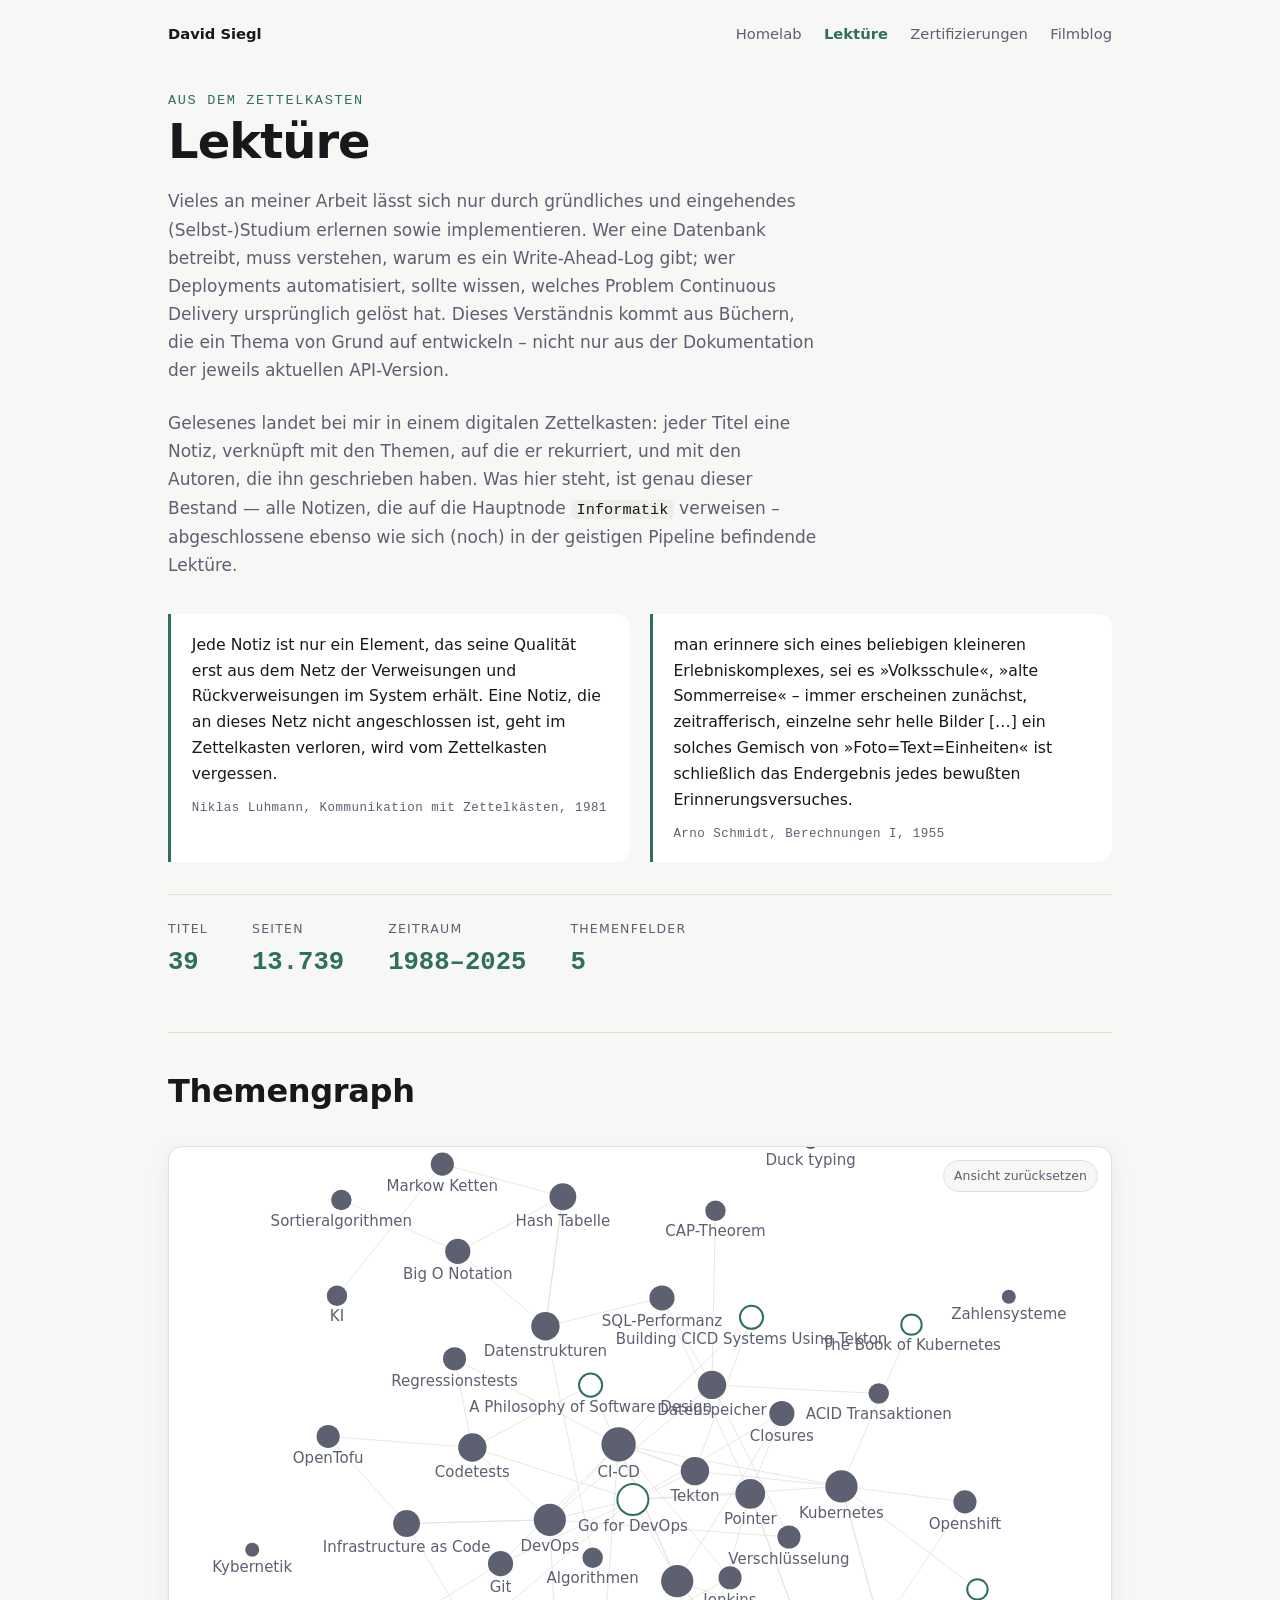
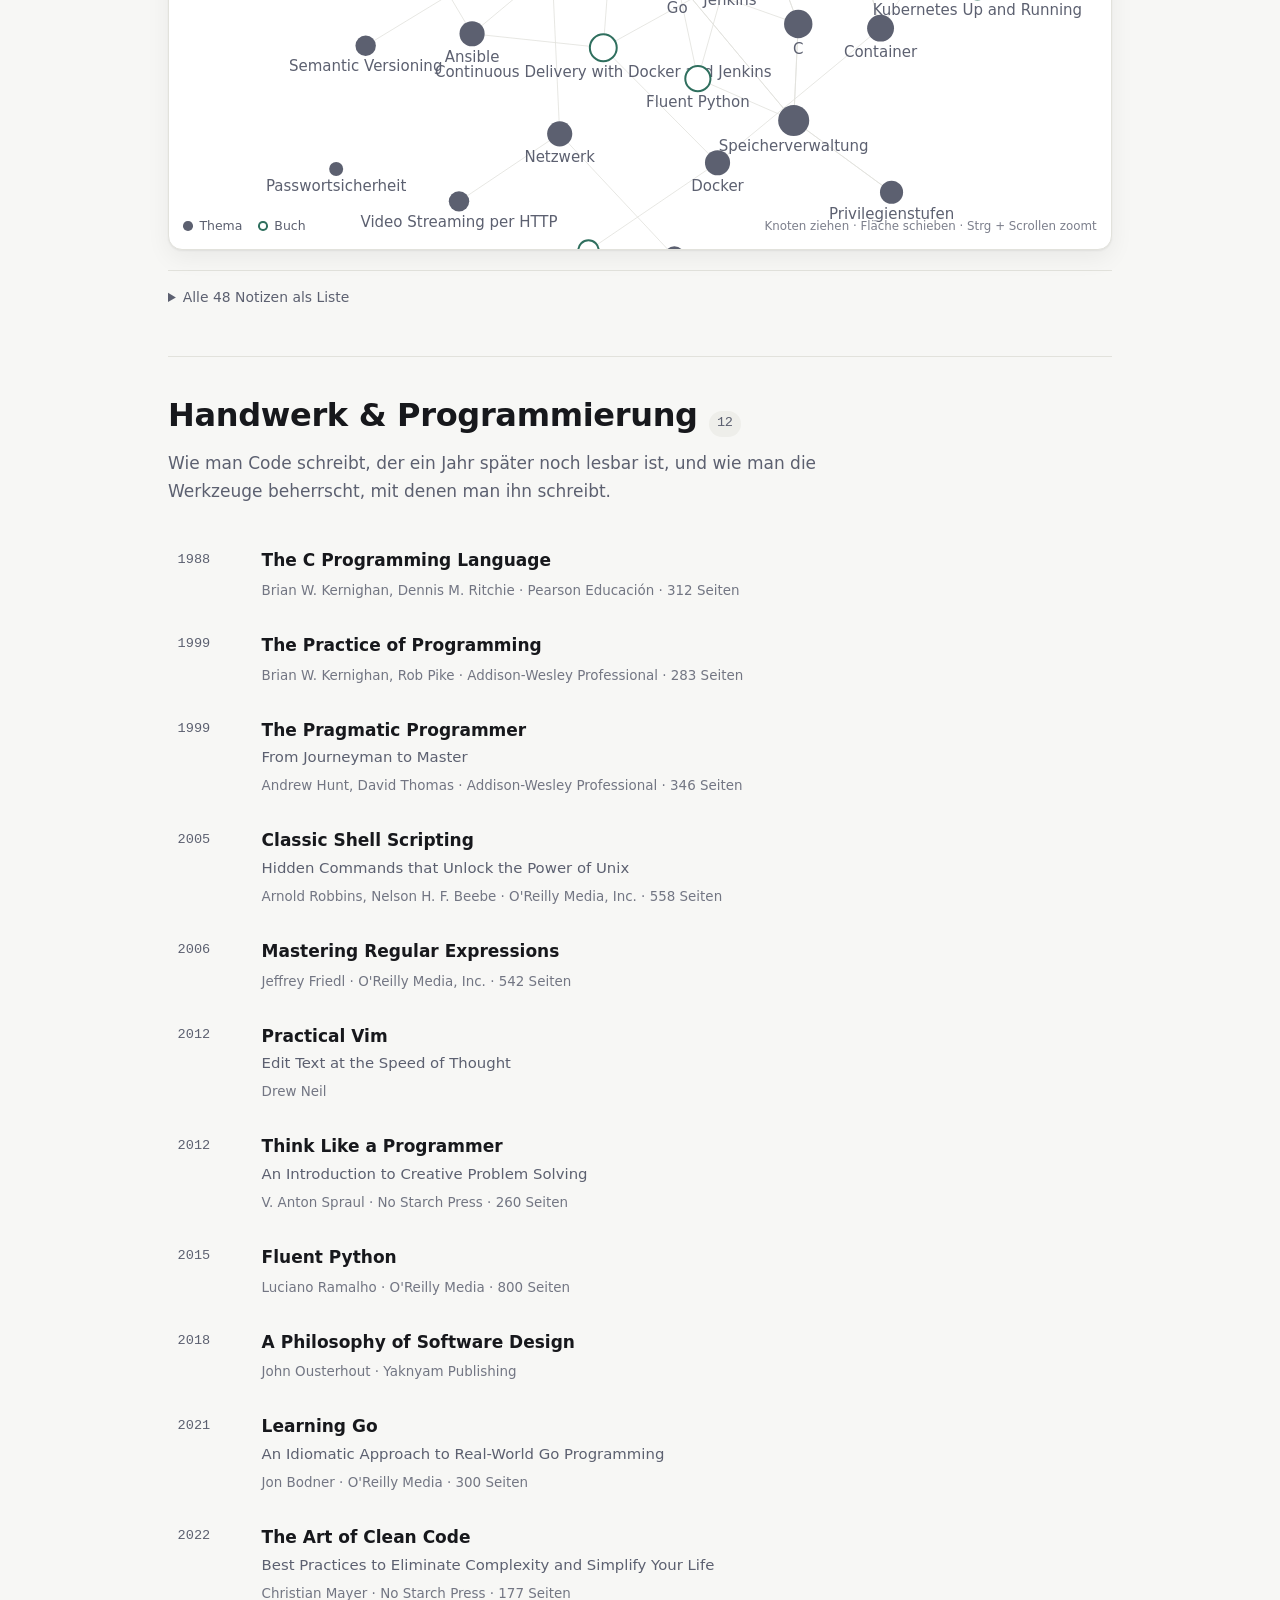
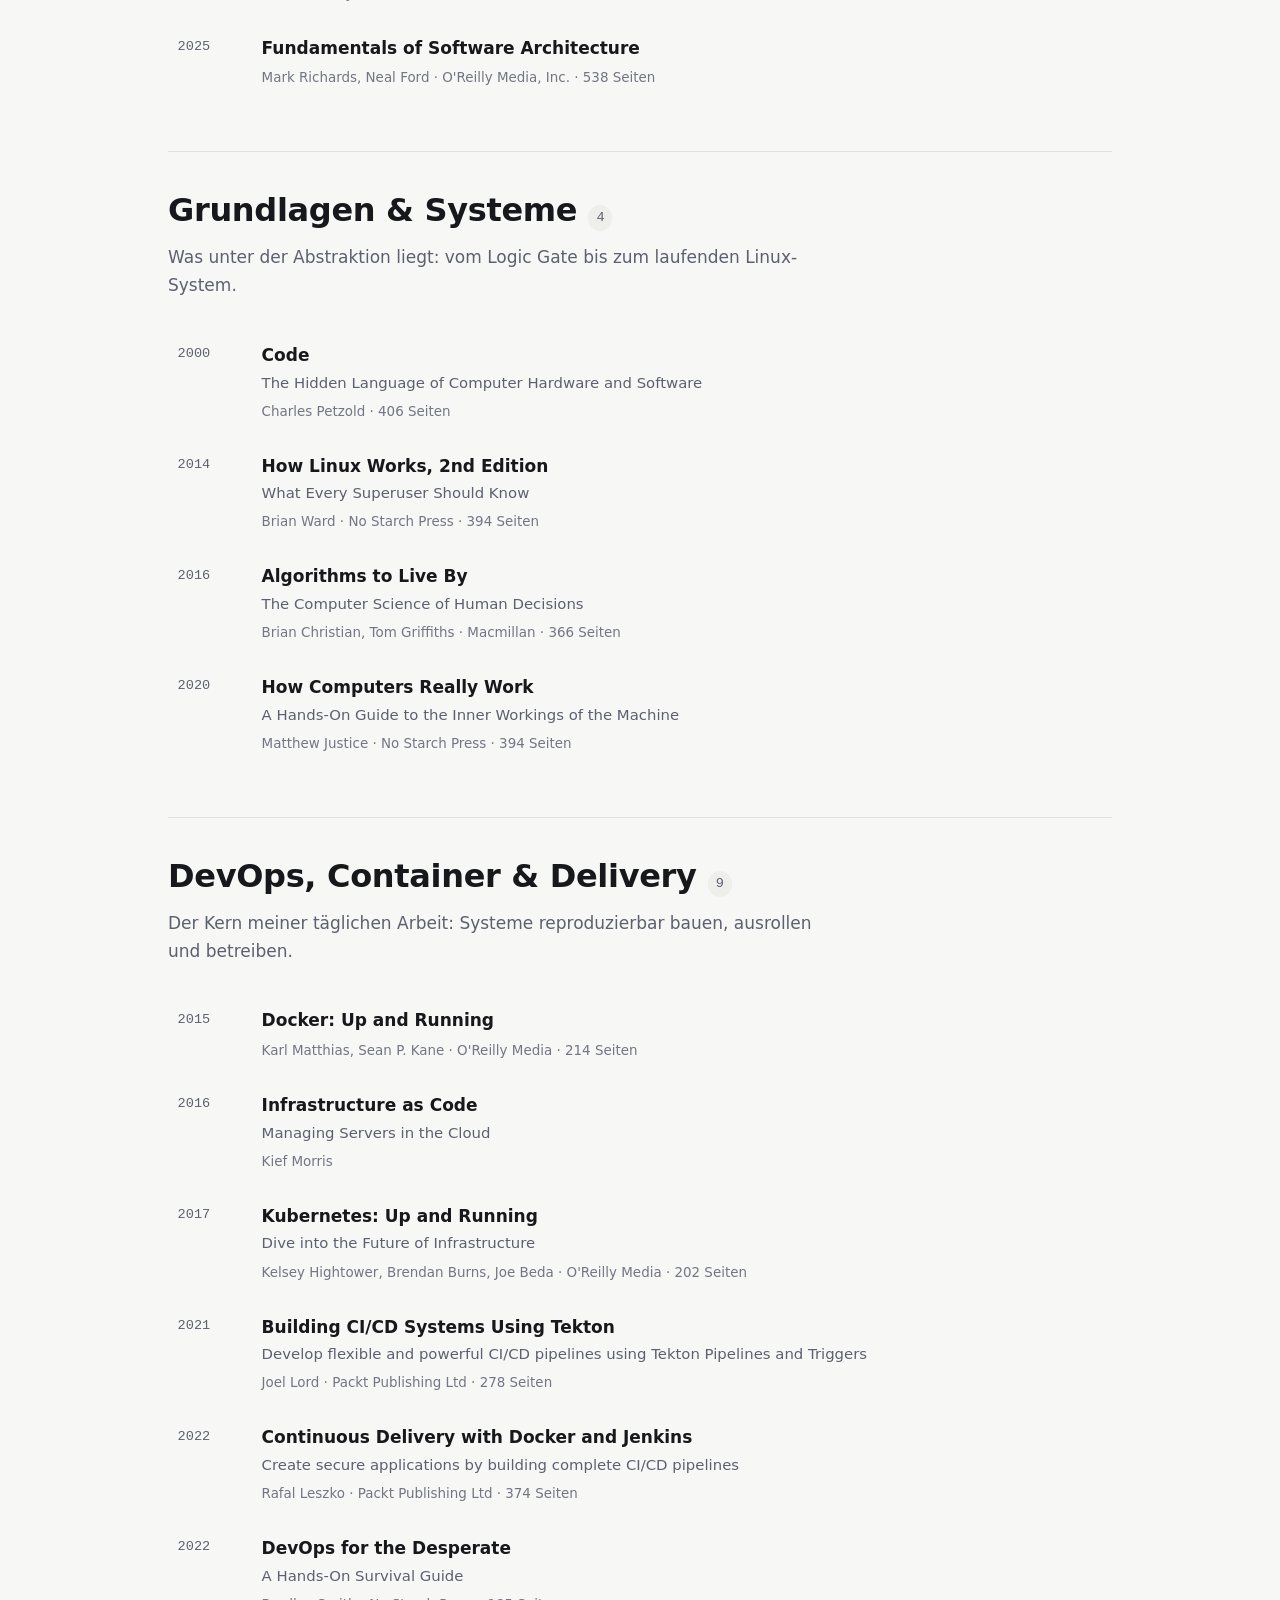
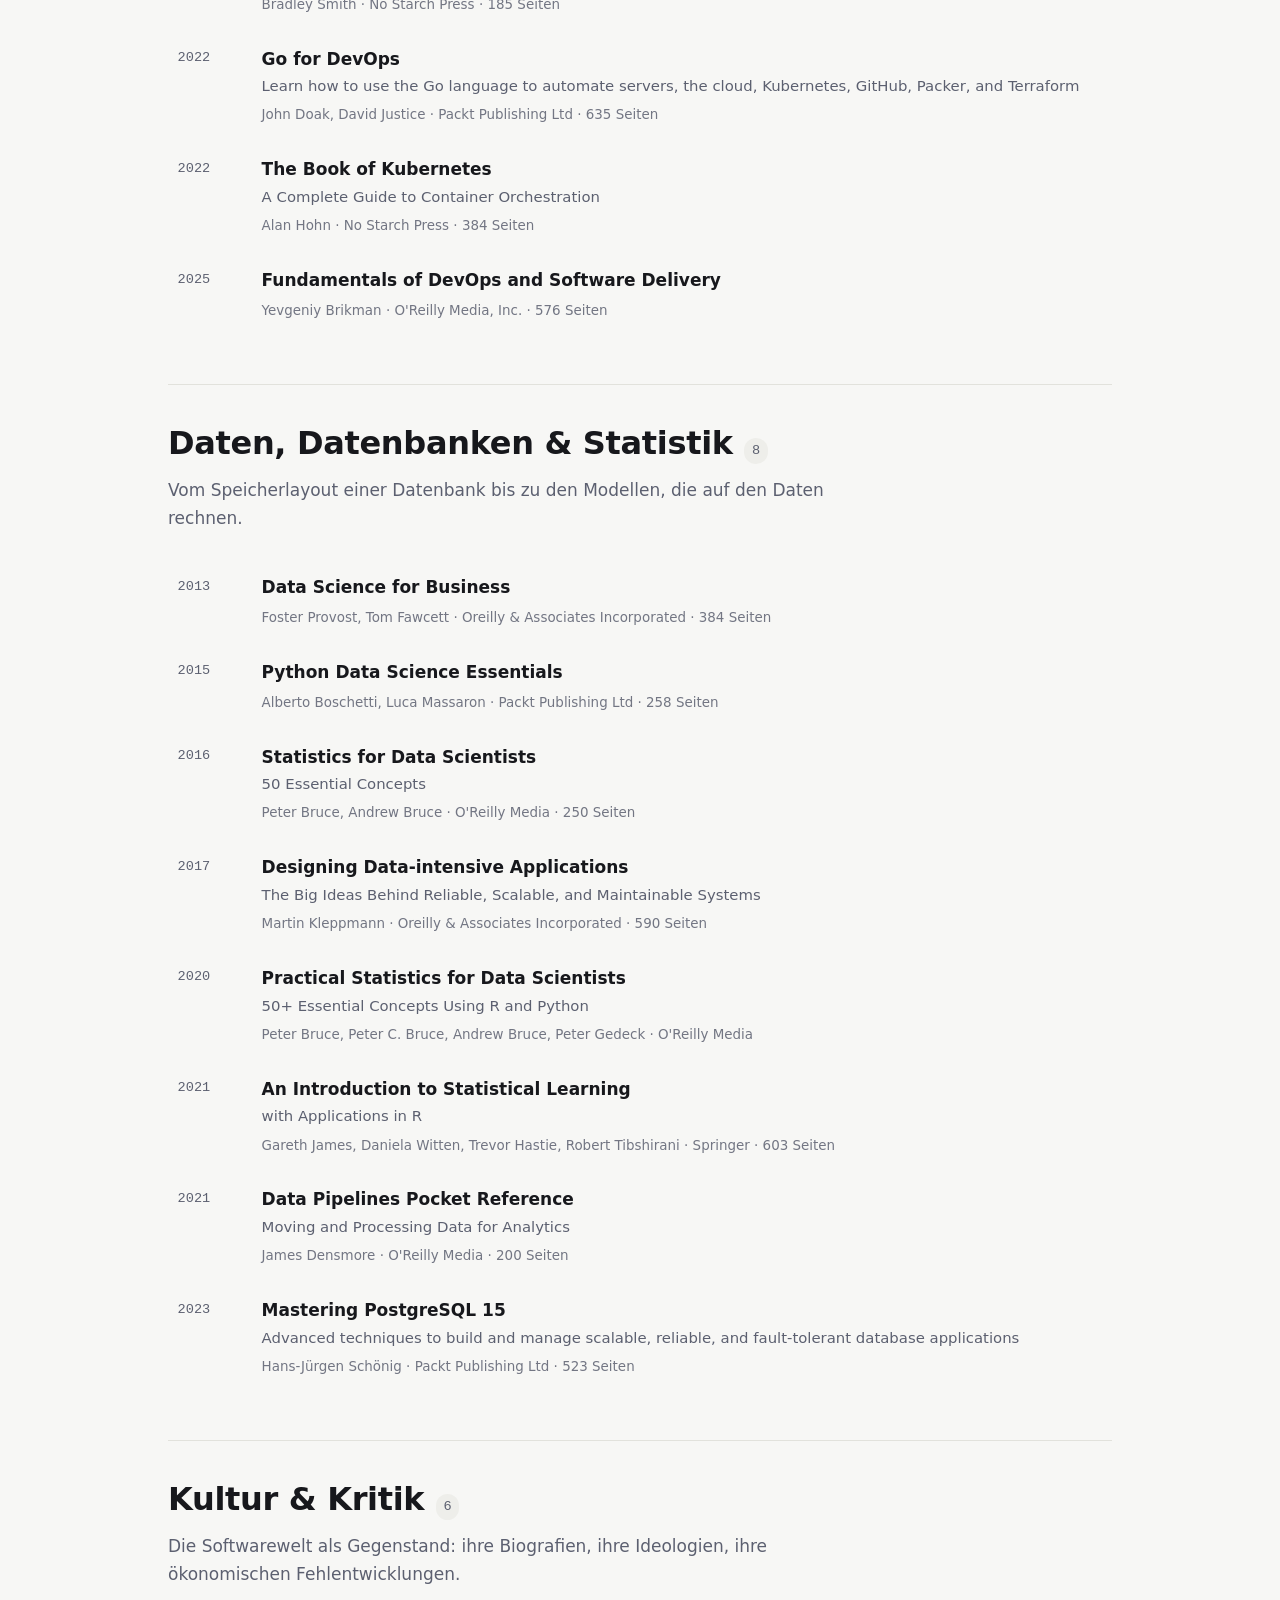
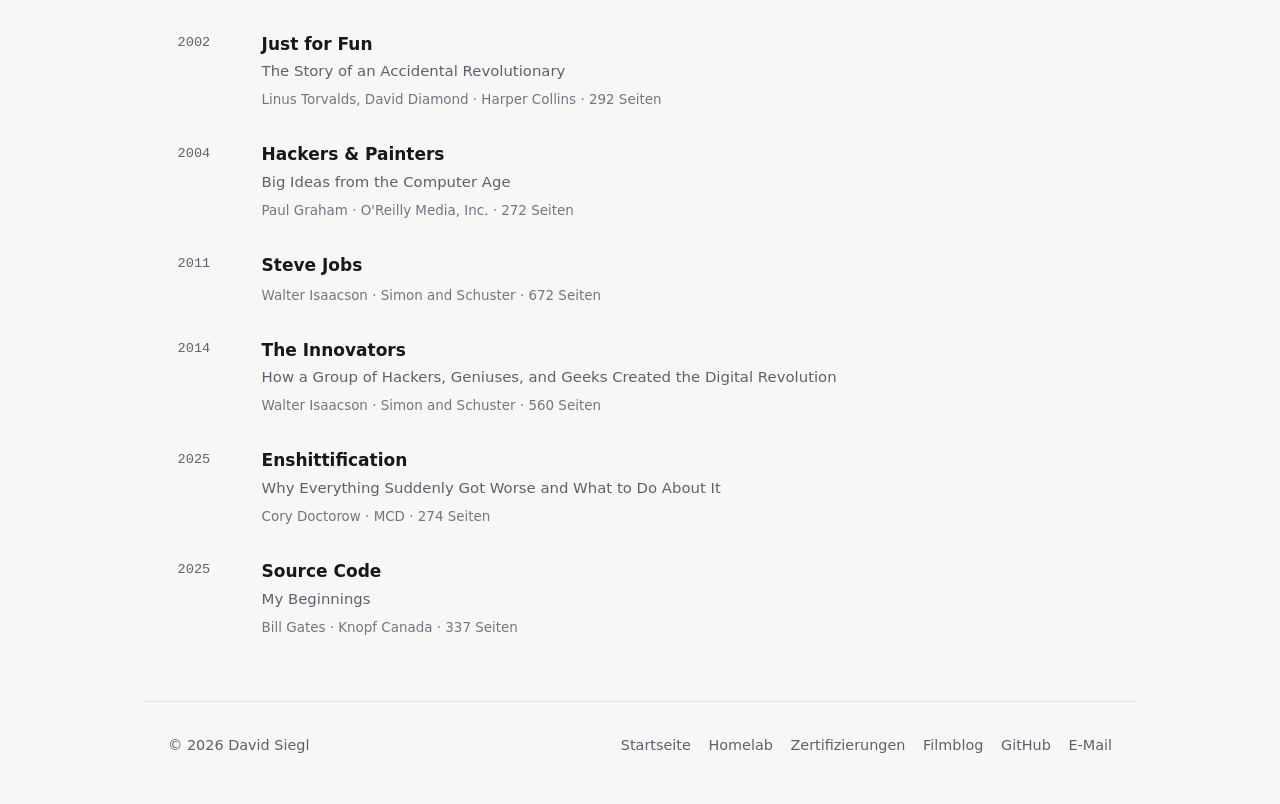
<file: lektuere.html>
<!DOCTYPE html>
<html lang="de">
<head>
  <meta charset="utf-8">
  <meta name="viewport" content="width=device-width, initial-scale=1">
  <title>Lektüre — David Siegl</title>
  <meta name="description" content="IT-Fachlektüre als Fundament der Arbeit: alle gelesenen Informatik-Titel aus dem Zettelkasten von David Siegl.">
  <link rel="icon" href="assets/favicon.svg" type="image/svg+xml">
  <link rel="icon" href="assets/favicon.png" sizes="96x96" type="image/png">
  <link rel="apple-touch-icon" href="assets/apple-touch-icon.png">
  <link rel="stylesheet" href="styles.css">
</head>
<body>
  <a class="skip-link" href="#regal">Zur Bücherliste springen</a>

  <nav class="topbar" aria-label="Hauptnavigation">
    <a class="topbar__home" href="index.html">David Siegl</a>
    <a href="homelab.html">Homelab</a>
    <a class="topbar__here" href="lektuere.html" aria-current="page">Lektüre</a>
    <a href="zertifizierungen.html">Zertifizierungen</a>
    <a href="https://blog.kryochamber.xyz" target="_blank" rel="noopener noreferrer">Filmblog</a>
  </nav>

  <header class="pagehead">
    <p class="eyebrow">Aus dem Zettelkasten</p>
    <h1>Lektüre</h1>
    <p class="bio">
      Vieles an meiner Arbeit lässt sich nur durch gründliches und eingehendes (Selbst-)Studium erlernen sowie implementieren.
      Wer eine Datenbank betreibt, muss verstehen, warum es ein Write-Ahead-Log gibt; wer Deployments automatisiert,
      sollte wissen, welches Problem Continuous Delivery ursprünglich gelöst hat. Dieses Verständnis kommt aus
      Büchern, die ein Thema von Grund auf entwickeln – nicht nur aus der Dokumentation der jeweils
      aktuellen API-Version.
    </p>
    <p class="bio">
      Gelesenes landet bei mir in einem digitalen Zettelkasten: jeder Titel eine Notiz, verknüpft
      mit den Themen, auf die er rekurriert, und mit den Autoren, die ihn geschrieben haben. Was
      hier steht, ist genau dieser Bestand — alle Notizen, die auf die Hauptnode
      <code>Informatik</code> verweisen – abgeschlossene ebenso wie sich (noch) in der geistigen Pipeline
      befindende Lektüre.
    </p>

    <div class="epigraphs">
      <figure class="epigraph">
        <blockquote>
          <p>Jede Notiz ist nur ein Element, das seine Qualität erst aus dem Netz der Verweisungen
          und Rückverweisungen im System erhält. Eine Notiz, die an dieses Netz nicht angeschlossen
          ist, geht im Zettelkasten verloren, wird vom Zettelkasten vergessen.</p>
        </blockquote>
        <figcaption>Niklas Luhmann, <cite>Kommunikation mit Zettelkästen</cite>, 1981</figcaption>
      </figure>
      <figure class="epigraph">
        <blockquote>
          <p>man erinnere sich eines beliebigen kleineren Erlebniskomplexes, sei es »Volksschule«,
          »alte Sommerreise« – immer erscheinen zunächst, zeitrafferisch, einzelne sehr helle Bilder
          […] ein solches Gemisch von »Foto=Text=Einheiten« ist schließlich das Endergebnis jedes
          bewußten Erinnerungsversuches.</p>
        </blockquote>
        <figcaption>Arno Schmidt, <cite>Berechnungen I</cite>, 1955</figcaption>
      </figure>
    </div>

    <dl class="stats">
      <div><dt>Titel</dt><dd>39</dd></div>
      <div><dt>Seiten</dt><dd>13.739</dd></div>
      <div><dt>Zeitraum</dt><dd>1988–2025</dd></div>
      <div><dt>Themenfelder</dt><dd>5</dd></div>
    </dl>
  </header>

  <main>
      <section class="graph-block">
        <h2>Themengraph</h2>

        <div class="graph" hidden>
          <div class="graph__stage">
            <canvas class="graph__canvas" role="img"
                    aria-label="Interaktiver Graph der Informatik-Notizen. Derselbe Inhalt steht darunter als Liste."></canvas>
            <div class="graph__legend">
              <span class="graph__key graph__key--thema">Thema</span>
              <span class="graph__key graph__key--buch">Buch</span>
            </div>
            <button class="graph__reset" type="button">Ansicht zurücksetzen</button>
            <p class="graph__usage">Knoten ziehen · Fläche schieben · Strg + Scrollen zoomt</p>
            <aside class="graph__panel" aria-live="polite" hidden></aside>
          </div>
        </div>

        <details class="zettel-fallback">
          <summary>Alle 48 Notizen als Liste</summary>
          <ol class="zettel-list">
            <li class="zettel" id="z-ci-cd">
              <button class="zettel__name" type="button" data-node="CI-CD">
                CI-CD
              </button>
              <span class="zettel__kind">Thema</span>
              <span class="zettel__refs"><a href="#z-git">Git</a> · <a href="#z-go-programmiersprache">Go</a> · <a href="#z-jenkins">Jenkins</a> · <a href="#z-kubernetes">Kubernetes</a> · <a href="#z-tekton">Tekton</a> · <a href="#z-building-cicd-systems-using-tekton">Building CICD Systems Using Tekton</a> · <a href="#z-continuous-delivery-with-docker-and-jenkins-rafal-leszko">Continuous Delivery with Docker and Jenkins</a> · <a href="#z-devops">DevOps</a> · <a href="#z-regressionstests">Regressionstests</a></span>
            </li>
            <li class="zettel" id="z-devops">
              <button class="zettel__name" type="button" data-node="DevOps">
                DevOps
              </button>
              <span class="zettel__kind">Thema</span>
              <span class="zettel__refs"><a href="#z-ci-cd">CI-CD</a> · <a href="#z-codetests">Codetests</a> · <a href="#z-datenspeicher">Datenspeicher</a> · <a href="#z-infrastructure-as-code">Infrastructure as Code</a> · <a href="#z-netzwerk">Netzwerk</a> · <a href="#z-verschluesselung">Verschlüsselung</a> · <a href="#z-go-for-devops">Go for DevOps</a></span>
            </li>
            <li class="zettel" id="z-go-programmiersprache">
              <button class="zettel__name" type="button" data-node="Go (Programmiersprache)">
                Go
              </button>
              <span class="zettel__kind">Thema</span>
              <span class="zettel__refs"><a href="#z-c-programmiersprache">C</a> · <a href="#z-speicherverwaltung">Speicherverwaltung</a> · <a href="#z-a-philosophy-of-software-design">A Philosophy of Software Design</a> · <a href="#z-ci-cd">CI-CD</a> · <a href="#z-closures">Closures</a> · <a href="#z-fluent-python">Fluent Python</a> · <a href="#z-go-for-devops">Go for DevOps</a></span>
            </li>
            <li class="zettel" id="z-kubernetes">
              <button class="zettel__name" type="button" data-node="Kubernetes">
                Kubernetes
              </button>
              <span class="zettel__kind">Thema</span>
              <span class="zettel__refs"><a href="#z-container">Container</a> · <a href="#z-ci-cd">CI-CD</a> · <a href="#z-go-for-devops">Go for DevOps</a> · <a href="#z-kubernetes-up-and-running">Kubernetes Up and Running</a> · <a href="#z-openshift">Openshift</a> · <a href="#z-tekton">Tekton</a> · <a href="#z-the-book-of-kubernetes">The Book of Kubernetes</a></span>
            </li>
            <li class="zettel" id="z-go-for-devops">
              <button class="zettel__name" type="button" data-node="Go for DevOps">
                Go for DevOps
              </button>
              <span class="zettel__kind">Buch</span>
              <span class="zettel__refs"><a href="#z-ansible">Ansible</a> · <a href="#z-closures">Closures</a> · <a href="#z-codetests">Codetests</a> · <a href="#z-devops">DevOps</a> · <a href="#z-go-programmiersprache">Go</a> · <a href="#z-kubernetes">Kubernetes</a> · <a href="#z-pointer">Pointer</a></span>
            </li>
            <li class="zettel" id="z-speicherverwaltung">
              <button class="zettel__name" type="button" data-node="Speicherverwaltung">
                Speicherverwaltung
              </button>
              <span class="zettel__kind">Thema</span>
              <span class="zettel__refs"><a href="#z-c-programmiersprache">C</a> · <a href="#z-go-programmiersprache">Go</a> · <a href="#z-privilegienstufen-os">Privilegienstufen</a> · <a href="#z-fluent-python">Fluent Python</a></span>
            </li>
            <li class="zettel" id="z-pointer">
              <button class="zettel__name" type="button" data-node="Pointer">
                Pointer
              </button>
              <span class="zettel__kind">Thema</span>
              <span class="zettel__refs"><a href="#z-c-programmiersprache">C</a> · <a href="#z-closures">Closures</a> · <a href="#z-fluent-python">Fluent Python</a> · <a href="#z-go-for-devops">Go for DevOps</a> · <a href="#z-sql-performanz">SQL-Performanz</a></span>
            </li>
            <li class="zettel" id="z-c-programmiersprache">
              <button class="zettel__name" type="button" data-node="C (Programmiersprache)">
                C
              </button>
              <span class="zettel__kind">Thema</span>
              <span class="zettel__refs"><a href="#z-pointer">Pointer</a> · <a href="#z-speicherverwaltung">Speicherverwaltung</a> · <a href="#z-go-programmiersprache">Go</a></span>
            </li>
            <li class="zettel" id="z-codetests">
              <button class="zettel__name" type="button" data-node="Codetests">
                Codetests
              </button>
              <span class="zettel__kind">Thema</span>
              <span class="zettel__refs"><a href="#z-opentofu">OpenTofu</a> · <a href="#z-a-philosophy-of-software-design">A Philosophy of Software Design</a> · <a href="#z-devops">DevOps</a> · <a href="#z-go-for-devops">Go for DevOps</a> · <a href="#z-regressionstests">Regressionstests</a></span>
            </li>
            <li class="zettel" id="z-datenspeicher">
              <button class="zettel__name" type="button" data-node="Datenspeicher">
                Datenspeicher
              </button>
              <span class="zettel__kind">Thema</span>
              <span class="zettel__refs"><a href="#z-acid-transaktionen">ACID Transaktionen</a> · <a href="#z-sql-performanz">SQL-Performanz</a> · <a href="#z-verschluesselung">Verschlüsselung</a> · <a href="#z-cap-theorem">CAP-Theorem</a> · <a href="#z-devops">DevOps</a></span>
            </li>
            <li class="zettel" id="z-datenstrukturen">
              <button class="zettel__name" type="button" data-node="Datenstrukturen">
                Datenstrukturen
              </button>
              <span class="zettel__kind">Thema</span>
              <span class="zettel__refs"><a href="#z-big-o-notation">Big O Notation</a> · <a href="#z-hash-tabelle">Hash Tabelle</a> · <a href="#z-sql-performanz">SQL-Performanz</a> · <a href="#z-algorithmen">Algorithmen</a></span>
            </li>
            <li class="zettel" id="z-tekton">
              <button class="zettel__name" type="button" data-node="Tekton">
                Tekton
              </button>
              <span class="zettel__kind">Thema</span>
              <span class="zettel__refs"><a href="#z-building-cicd-systems-using-tekton">Building CICD Systems Using Tekton</a> · <a href="#z-ci-cd">CI-CD</a> · <a href="#z-git">Git</a> · <a href="#z-kubernetes">Kubernetes</a></span>
            </li>
            <li class="zettel" id="z-container">
              <button class="zettel__name" type="button" data-node="Container">
                Container
              </button>
              <span class="zettel__kind">Thema</span>
              <span class="zettel__refs"><a href="#z-docker">Docker</a> · <a href="#z-kubernetes">Kubernetes</a> · <a href="#z-openshift">Openshift</a></span>
            </li>
            <li class="zettel" id="z-continuous-delivery-with-docker-and-jenkins-rafal-leszko">
              <button class="zettel__name" type="button" data-node="Continuous Delivery with Docker and Jenkins - Rafal Leszko">
                Continuous Delivery with Docker and Jenkins
              </button>
              <span class="zettel__kind">Buch</span>
              <span class="zettel__refs"><a href="#z-ansible">Ansible</a> · <a href="#z-ci-cd">CI-CD</a> · <a href="#z-docker">Docker</a> · <a href="#z-jenkins">Jenkins</a></span>
            </li>
            <li class="zettel" id="z-hash-tabelle">
              <button class="zettel__name" type="button" data-node="Hash Tabelle">
                Hash Tabelle
              </button>
              <span class="zettel__kind">Thema</span>
              <span class="zettel__refs"><a href="#z-big-o-notation">Big O Notation</a> · <a href="#z-datenstrukturen">Datenstrukturen</a> · <a href="#z-markow-ketten">Markow Ketten</a></span>
            </li>
            <li class="zettel" id="z-infrastructure-as-code">
              <button class="zettel__name" type="button" data-node="Infrastructure as Code">
                Infrastructure as Code
              </button>
              <span class="zettel__kind">Thema</span>
              <span class="zettel__refs"><a href="#z-ansible">Ansible</a> · <a href="#z-devops">DevOps</a> · <a href="#z-opentofu">OpenTofu</a></span>
            </li>
            <li class="zettel" id="z-ansible">
              <button class="zettel__name" type="button" data-node="Ansible">
                Ansible
              </button>
              <span class="zettel__kind">Thema</span>
              <span class="zettel__refs"><a href="#z-continuous-delivery-with-docker-and-jenkins-rafal-leszko">Continuous Delivery with Docker and Jenkins</a> · <a href="#z-go-for-devops">Go for DevOps</a> · <a href="#z-infrastructure-as-code">Infrastructure as Code</a></span>
            </li>
            <li class="zettel" id="z-big-o-notation">
              <button class="zettel__name" type="button" data-node="Big O Notation">
                Big O Notation
              </button>
              <span class="zettel__kind">Thema</span>
              <span class="zettel__refs"><a href="#z-datenstrukturen">Datenstrukturen</a> · <a href="#z-hash-tabelle">Hash Tabelle</a> · <a href="#z-sortieralgorithmen">Sortieralgorithmen</a></span>
            </li>
            <li class="zettel" id="z-closures">
              <button class="zettel__name" type="button" data-node="Closures">
                Closures
              </button>
              <span class="zettel__kind">Thema</span>
              <span class="zettel__refs"><a href="#z-go-programmiersprache">Go</a> · <a href="#z-pointer">Pointer</a> · <a href="#z-go-for-devops">Go for DevOps</a></span>
            </li>
            <li class="zettel" id="z-docker">
              <button class="zettel__name" type="button" data-node="Docker">
                Docker
              </button>
              <span class="zettel__kind">Thema</span>
              <span class="zettel__refs"><a href="#z-container">Container</a> · <a href="#z-continuous-delivery-with-docker-and-jenkins-rafal-leszko">Continuous Delivery with Docker and Jenkins</a> · <a href="#z-docker-up-and-running">Docker Up and Running</a></span>
            </li>
            <li class="zettel" id="z-fluent-python">
              <button class="zettel__name" type="button" data-node="Fluent Python">
                Fluent Python
              </button>
              <span class="zettel__kind">Buch</span>
              <span class="zettel__refs"><a href="#z-go-programmiersprache">Go</a> · <a href="#z-pointer">Pointer</a> · <a href="#z-speicherverwaltung">Speicherverwaltung</a></span>
            </li>
            <li class="zettel" id="z-git">
              <button class="zettel__name" type="button" data-node="Git">
                Git
              </button>
              <span class="zettel__kind">Thema</span>
              <span class="zettel__refs"><a href="#z-ci-cd">CI-CD</a> · <a href="#z-semantic-versioning">Semantic Versioning</a> · <a href="#z-tekton">Tekton</a></span>
            </li>
            <li class="zettel" id="z-netzwerk">
              <button class="zettel__name" type="button" data-node="Netzwerk">
                Netzwerk
              </button>
              <span class="zettel__kind">Thema</span>
              <span class="zettel__refs"><a href="#z-internet-protocol-ip">IP</a> · <a href="#z-devops">DevOps</a> · <a href="#z-video-streaming-per-http">Video Streaming per HTTP</a></span>
            </li>
            <li class="zettel" id="z-sql-performanz">
              <button class="zettel__name" type="button" data-node="SQL-Performanz">
                SQL-Performanz
              </button>
              <span class="zettel__kind">Thema</span>
              <span class="zettel__refs"><a href="#z-pointer">Pointer</a> · <a href="#z-datenspeicher">Datenspeicher</a> · <a href="#z-datenstrukturen">Datenstrukturen</a></span>
            </li>
            <li class="zettel" id="z-a-philosophy-of-software-design">
              <button class="zettel__name" type="button" data-node="A Philosophy of Software Design">
                A Philosophy of Software Design
              </button>
              <span class="zettel__kind">Buch</span>
              <span class="zettel__refs"><a href="#z-codetests">Codetests</a> · <a href="#z-go-programmiersprache">Go</a></span>
            </li>
            <li class="zettel" id="z-building-cicd-systems-using-tekton">
              <button class="zettel__name" type="button" data-node="Building CICD Systems Using Tekton">
                Building CICD Systems Using Tekton
              </button>
              <span class="zettel__kind">Buch</span>
              <span class="zettel__refs"><a href="#z-ci-cd">CI-CD</a> · <a href="#z-tekton">Tekton</a></span>
            </li>
            <li class="zettel" id="z-jenkins">
              <button class="zettel__name" type="button" data-node="Jenkins">
                Jenkins
              </button>
              <span class="zettel__kind">Thema</span>
              <span class="zettel__refs"><a href="#z-ci-cd">CI-CD</a> · <a href="#z-continuous-delivery-with-docker-and-jenkins-rafal-leszko">Continuous Delivery with Docker and Jenkins</a></span>
            </li>
            <li class="zettel" id="z-markow-ketten">
              <button class="zettel__name" type="button" data-node="Markow Ketten">
                Markow Ketten
              </button>
              <span class="zettel__kind">Thema</span>
              <span class="zettel__refs"><a href="#z-hash-tabelle">Hash Tabelle</a> · <a href="#z-ki">KI</a></span>
            </li>
            <li class="zettel" id="z-opentofu">
              <button class="zettel__name" type="button" data-node="OpenTofu">
                OpenTofu
              </button>
              <span class="zettel__kind">Thema</span>
              <span class="zettel__refs"><a href="#z-codetests">Codetests</a> · <a href="#z-infrastructure-as-code">Infrastructure as Code</a></span>
            </li>
            <li class="zettel" id="z-openshift">
              <button class="zettel__name" type="button" data-node="Openshift">
                Openshift
              </button>
              <span class="zettel__kind">Thema</span>
              <span class="zettel__refs"><a href="#z-kubernetes">Kubernetes</a> · <a href="#z-container">Container</a></span>
            </li>
            <li class="zettel" id="z-privilegienstufen-os">
              <button class="zettel__name" type="button" data-node="Privilegienstufen (OS)">
                Privilegienstufen
              </button>
              <span class="zettel__kind">Thema</span>
              <span class="zettel__refs"><a href="#z-speicherverwaltung">Speicherverwaltung</a></span>
            </li>
            <li class="zettel" id="z-regressionstests">
              <button class="zettel__name" type="button" data-node="Regressionstests">
                Regressionstests
              </button>
              <span class="zettel__kind">Thema</span>
              <span class="zettel__refs"><a href="#z-ci-cd">CI-CD</a> · <a href="#z-codetests">Codetests</a></span>
            </li>
            <li class="zettel" id="z-verschluesselung">
              <button class="zettel__name" type="button" data-node="Verschlüsselung">
                Verschlüsselung
              </button>
              <span class="zettel__kind">Thema</span>
              <span class="zettel__refs"><a href="#z-datenspeicher">Datenspeicher</a> · <a href="#z-devops">DevOps</a></span>
            </li>
            <li class="zettel" id="z-acid-transaktionen">
              <button class="zettel__name" type="button" data-node="ACID Transaktionen">
                ACID Transaktionen
              </button>
              <span class="zettel__kind">Thema</span>
              <span class="zettel__refs"><a href="#z-datenspeicher">Datenspeicher</a></span>
            </li>
            <li class="zettel" id="z-algorithmen">
              <button class="zettel__name" type="button" data-node="Algorithmen">
                Algorithmen
              </button>
              <span class="zettel__kind">Thema</span>
              <span class="zettel__refs"><a href="#z-datenstrukturen">Datenstrukturen</a></span>
            </li>
            <li class="zettel" id="z-cap-theorem">
              <button class="zettel__name" type="button" data-node="CAP-Theorem">
                CAP-Theorem
              </button>
              <span class="zettel__kind">Thema</span>
              <span class="zettel__refs"><a href="#z-datenspeicher">Datenspeicher</a></span>
            </li>
            <li class="zettel" id="z-docker-up-and-running">
              <button class="zettel__name" type="button" data-node="Docker Up and Running">
                Docker Up and Running
              </button>
              <span class="zettel__kind">Buch</span>
              <span class="zettel__refs"><a href="#z-docker">Docker</a></span>
            </li>
            <li class="zettel" id="z-internet-protocol-ip">
              <button class="zettel__name" type="button" data-node="Internet Protocol (IP)">
                IP
              </button>
              <span class="zettel__kind">Thema</span>
              <span class="zettel__refs"><a href="#z-netzwerk">Netzwerk</a></span>
            </li>
            <li class="zettel" id="z-ki">
              <button class="zettel__name" type="button" data-node="KI">
                KI
              </button>
              <span class="zettel__kind">Thema</span>
              <span class="zettel__refs"><a href="#z-markow-ketten">Markow Ketten</a></span>
            </li>
            <li class="zettel" id="z-kubernetes-up-and-running">
              <button class="zettel__name" type="button" data-node="Kubernetes Up and Running">
                Kubernetes Up and Running
              </button>
              <span class="zettel__kind">Buch</span>
              <span class="zettel__refs"><a href="#z-kubernetes">Kubernetes</a></span>
            </li>
            <li class="zettel" id="z-semantic-versioning">
              <button class="zettel__name" type="button" data-node="Semantic Versioning">
                Semantic Versioning
              </button>
              <span class="zettel__kind">Thema</span>
              <span class="zettel__refs"><a href="#z-git">Git</a></span>
            </li>
            <li class="zettel" id="z-sortieralgorithmen">
              <button class="zettel__name" type="button" data-node="Sortieralgorithmen">
                Sortieralgorithmen
              </button>
              <span class="zettel__kind">Thema</span>
              <span class="zettel__refs"><a href="#z-big-o-notation">Big O Notation</a></span>
            </li>
            <li class="zettel" id="z-the-book-of-kubernetes">
              <button class="zettel__name" type="button" data-node="The Book of Kubernetes">
                The Book of Kubernetes
              </button>
              <span class="zettel__kind">Buch</span>
              <span class="zettel__refs"><a href="#z-kubernetes">Kubernetes</a></span>
            </li>
            <li class="zettel" id="z-video-streaming-per-http">
              <button class="zettel__name" type="button" data-node="Video Streaming per HTTP">
                Video Streaming per HTTP
              </button>
              <span class="zettel__kind">Thema</span>
              <span class="zettel__refs"><a href="#z-netzwerk">Netzwerk</a></span>
            </li>
            <li class="zettel" id="z-duck-typing">
              <button class="zettel__name" type="button" data-node="Duck typing">
                Duck typing
              </button>
              <span class="zettel__kind">Thema</span>
              <span class="zettel__refs">keine Verweise</span>
            </li>
            <li class="zettel" id="z-kybernetik">
              <button class="zettel__name" type="button" data-node="Kybernetik">
                Kybernetik
              </button>
              <span class="zettel__kind">Thema</span>
              <span class="zettel__refs">keine Verweise</span>
            </li>
            <li class="zettel" id="z-passwortsicherheit">
              <button class="zettel__name" type="button" data-node="Passwortsicherheit">
                Passwortsicherheit
              </button>
              <span class="zettel__kind">Thema</span>
              <span class="zettel__refs">keine Verweise</span>
            </li>
            <li class="zettel" id="z-zahlensysteme">
              <button class="zettel__name" type="button" data-node="Zahlensysteme">
                Zahlensysteme
              </button>
              <span class="zettel__kind">Thema</span>
              <span class="zettel__refs">keine Verweise</span>
            </li>
          </ol>
        </details>

        <script id="graph-data" type="application/json">{"nodes": [{"id": "A Philosophy of Software Design", "label": "A Philosophy of Software Design", "slug": "a-philosophy-of-software-design", "kind": "buch", "out": ["Codetests", "Go (Programmiersprache)"], "in": []}, {"id": "ACID Transaktionen", "label": "ACID Transaktionen", "slug": "acid-transaktionen", "kind": "thema", "out": [], "in": ["Datenspeicher"]}, {"id": "Algorithmen", "label": "Algorithmen", "slug": "algorithmen", "kind": "thema", "out": ["Datenstrukturen"], "in": []}, {"id": "Ansible", "label": "Ansible", "slug": "ansible", "kind": "thema", "out": [], "in": ["Continuous Delivery with Docker and Jenkins - Rafal Leszko", "Go for DevOps", "Infrastructure as Code"]}, {"id": "Big O Notation", "label": "Big O Notation", "slug": "big-o-notation", "kind": "thema", "out": [], "in": ["Datenstrukturen", "Hash Tabelle", "Sortieralgorithmen"]}, {"id": "Building CICD Systems Using Tekton", "label": "Building CICD Systems Using Tekton", "slug": "building-cicd-systems-using-tekton", "kind": "buch", "out": ["CI-CD"], "in": ["Tekton"]}, {"id": "C (Programmiersprache)", "label": "C", "slug": "c-programmiersprache", "kind": "thema", "out": ["Pointer", "Speicherverwaltung"], "in": ["Go (Programmiersprache)", "Pointer", "Speicherverwaltung"]}, {"id": "CAP-Theorem", "label": "CAP-Theorem", "slug": "cap-theorem", "kind": "thema", "out": ["Datenspeicher"], "in": []}, {"id": "CI-CD", "label": "CI-CD", "slug": "ci-cd", "kind": "thema", "out": ["Git", "Go (Programmiersprache)", "Jenkins", "Kubernetes", "Tekton"], "in": ["Building CICD Systems Using Tekton", "Continuous Delivery with Docker and Jenkins - Rafal Leszko", "DevOps", "Regressionstests", "Tekton"]}, {"id": "Closures", "label": "Closures", "slug": "closures", "kind": "thema", "out": ["Go (Programmiersprache)", "Pointer"], "in": ["Go for DevOps"]}, {"id": "Codetests", "label": "Codetests", "slug": "codetests", "kind": "thema", "out": ["OpenTofu"], "in": ["A Philosophy of Software Design", "DevOps", "Go for DevOps", "Regressionstests"]}, {"id": "Container", "label": "Container", "slug": "container", "kind": "thema", "out": ["Docker", "Kubernetes", "Openshift"], "in": ["Kubernetes"]}, {"id": "Continuous Delivery with Docker and Jenkins - Rafal Leszko", "label": "Continuous Delivery with Docker and Jenkins", "slug": "continuous-delivery-with-docker-and-jenkins-rafal-leszko", "kind": "buch", "out": ["Ansible", "CI-CD", "Docker", "Jenkins"], "in": []}, {"id": "Datenspeicher", "label": "Datenspeicher", "slug": "datenspeicher", "kind": "thema", "out": ["ACID Transaktionen", "SQL-Performanz", "Verschlüsselung"], "in": ["CAP-Theorem", "DevOps"]}, {"id": "Datenstrukturen", "label": "Datenstrukturen", "slug": "datenstrukturen", "kind": "thema", "out": ["Big O Notation", "Hash Tabelle", "SQL-Performanz"], "in": ["Algorithmen", "Hash Tabelle"]}, {"id": "DevOps", "label": "DevOps", "slug": "devops", "kind": "thema", "out": ["CI-CD", "Codetests", "Datenspeicher", "Infrastructure as Code", "Netzwerk", "Verschlüsselung"], "in": ["Go for DevOps", "Infrastructure as Code"]}, {"id": "Docker", "label": "Docker", "slug": "docker", "kind": "thema", "out": [], "in": ["Container", "Continuous Delivery with Docker and Jenkins - Rafal Leszko", "Docker Up and Running"]}, {"id": "Docker Up and Running", "label": "Docker Up and Running", "slug": "docker-up-and-running", "kind": "buch", "out": ["Docker"], "in": []}, {"id": "Duck typing", "label": "Duck typing", "slug": "duck-typing", "kind": "thema", "out": [], "in": []}, {"id": "Fluent Python", "label": "Fluent Python", "slug": "fluent-python", "kind": "buch", "out": ["Go (Programmiersprache)", "Pointer", "Speicherverwaltung"], "in": []}, {"id": "Git", "label": "Git", "slug": "git", "kind": "thema", "out": [], "in": ["CI-CD", "Semantic Versioning", "Tekton"]}, {"id": "Go (Programmiersprache)", "label": "Go", "slug": "go-programmiersprache", "kind": "thema", "out": ["C (Programmiersprache)", "Speicherverwaltung"], "in": ["A Philosophy of Software Design", "CI-CD", "Closures", "Fluent Python", "Go for DevOps", "Speicherverwaltung"]}, {"id": "Go for DevOps", "label": "Go for DevOps", "slug": "go-for-devops", "kind": "buch", "out": ["Ansible", "Closures", "Codetests", "DevOps", "Go (Programmiersprache)", "Kubernetes", "Pointer"], "in": []}, {"id": "Hash Tabelle", "label": "Hash Tabelle", "slug": "hash-tabelle", "kind": "thema", "out": ["Big O Notation", "Datenstrukturen"], "in": ["Datenstrukturen", "Markow Ketten"]}, {"id": "Internet Protocol (IP)", "label": "IP", "slug": "internet-protocol-ip", "kind": "thema", "out": [], "in": ["Netzwerk"]}, {"id": "Infrastructure as Code", "label": "Infrastructure as Code", "slug": "infrastructure-as-code", "kind": "thema", "out": ["Ansible", "DevOps", "OpenTofu"], "in": ["DevOps"]}, {"id": "Jenkins", "label": "Jenkins", "slug": "jenkins", "kind": "thema", "out": [], "in": ["CI-CD", "Continuous Delivery with Docker and Jenkins - Rafal Leszko"]}, {"id": "KI", "label": "KI", "slug": "ki", "kind": "thema", "out": [], "in": ["Markow Ketten"]}, {"id": "Kubernetes", "label": "Kubernetes", "slug": "kubernetes", "kind": "thema", "out": ["Container"], "in": ["CI-CD", "Container", "Go for DevOps", "Kubernetes Up and Running", "Openshift", "Tekton", "The Book of Kubernetes"]}, {"id": "Kubernetes Up and Running", "label": "Kubernetes Up and Running", "slug": "kubernetes-up-and-running", "kind": "buch", "out": ["Kubernetes"], "in": []}, {"id": "Kybernetik", "label": "Kybernetik", "slug": "kybernetik", "kind": "thema", "out": [], "in": []}, {"id": "Markow Ketten", "label": "Markow Ketten", "slug": "markow-ketten", "kind": "thema", "out": ["Hash Tabelle", "KI"], "in": []}, {"id": "Netzwerk", "label": "Netzwerk", "slug": "netzwerk", "kind": "thema", "out": ["Internet Protocol (IP)"], "in": ["DevOps", "Video Streaming per HTTP"]}, {"id": "OpenTofu", "label": "OpenTofu", "slug": "opentofu", "kind": "thema", "out": [], "in": ["Codetests", "Infrastructure as Code"]}, {"id": "Openshift", "label": "Openshift", "slug": "openshift", "kind": "thema", "out": ["Kubernetes"], "in": ["Container"]}, {"id": "Passwortsicherheit", "label": "Passwortsicherheit", "slug": "passwortsicherheit", "kind": "thema", "out": [], "in": []}, {"id": "Pointer", "label": "Pointer", "slug": "pointer", "kind": "thema", "out": ["C (Programmiersprache)"], "in": ["C (Programmiersprache)", "Closures", "Fluent Python", "Go for DevOps", "SQL-Performanz"]}, {"id": "Privilegienstufen (OS)", "label": "Privilegienstufen", "slug": "privilegienstufen-os", "kind": "thema", "out": ["Speicherverwaltung"], "in": ["Speicherverwaltung"]}, {"id": "Regressionstests", "label": "Regressionstests", "slug": "regressionstests", "kind": "thema", "out": ["CI-CD", "Codetests"], "in": []}, {"id": "SQL-Performanz", "label": "SQL-Performanz", "slug": "sql-performanz", "kind": "thema", "out": ["Pointer"], "in": ["Datenspeicher", "Datenstrukturen"]}, {"id": "Semantic Versioning", "label": "Semantic Versioning", "slug": "semantic-versioning", "kind": "thema", "out": ["Git"], "in": []}, {"id": "Sortieralgorithmen", "label": "Sortieralgorithmen", "slug": "sortieralgorithmen", "kind": "thema", "out": ["Big O Notation"], "in": []}, {"id": "Speicherverwaltung", "label": "Speicherverwaltung", "slug": "speicherverwaltung", "kind": "thema", "out": ["C (Programmiersprache)", "Go (Programmiersprache)", "Privilegienstufen (OS)"], "in": ["C (Programmiersprache)", "Fluent Python", "Go (Programmiersprache)", "Privilegienstufen (OS)"]}, {"id": "Tekton", "label": "Tekton", "slug": "tekton", "kind": "thema", "out": ["Building CICD Systems Using Tekton", "CI-CD", "Git", "Kubernetes"], "in": ["CI-CD"]}, {"id": "The Book of Kubernetes", "label": "The Book of Kubernetes", "slug": "the-book-of-kubernetes", "kind": "buch", "out": ["Kubernetes"], "in": []}, {"id": "Verschlüsselung", "label": "Verschlüsselung", "slug": "verschluesselung", "kind": "thema", "out": [], "in": ["Datenspeicher", "DevOps"]}, {"id": "Video Streaming per HTTP", "label": "Video Streaming per HTTP", "slug": "video-streaming-per-http", "kind": "thema", "out": ["Netzwerk"], "in": []}, {"id": "Zahlensysteme", "label": "Zahlensysteme", "slug": "zahlensysteme", "kind": "thema", "out": [], "in": []}]}</script>
      </section>

    <div id="regal">
      <section class="shelf">
        <h2>Handwerk &amp; Programmierung <span class="shelf__count">12</span></h2>
        <p class="shelf__lede">Wie man Code schreibt, der ein Jahr später noch lesbar ist, und wie man die Werkzeuge beherrscht, mit denen man ihn schreibt.</p>
        <ol class="books">
        <li class="book">
          <span class="book__year">1988</span>
          <span class="book__body">
            <span class="book__title">The C Programming Language</span>
            
            <span class="book__meta">Brian W. Kernighan, Dennis M. Ritchie · Pearson Educación · 312 Seiten</span>
          </span>
        </li>
        <li class="book">
          <span class="book__year">1999</span>
          <span class="book__body">
            <span class="book__title">The Practice of Programming</span>
            
            <span class="book__meta">Brian W. Kernighan, Rob Pike · Addison-Wesley Professional · 283 Seiten</span>
          </span>
        </li>
        <li class="book">
          <span class="book__year">1999</span>
          <span class="book__body">
            <span class="book__title">The Pragmatic Programmer</span>
            <span class="book__sub">From Journeyman to Master</span>
            <span class="book__meta">Andrew Hunt, David Thomas · Addison-Wesley Professional · 346 Seiten</span>
          </span>
        </li>
        <li class="book">
          <span class="book__year">2005</span>
          <span class="book__body">
            <span class="book__title">Classic Shell Scripting</span>
            <span class="book__sub">Hidden Commands that Unlock the Power of Unix</span>
            <span class="book__meta">Arnold Robbins, Nelson H. F. Beebe · O&#x27;Reilly Media, Inc. · 558 Seiten</span>
          </span>
        </li>
        <li class="book">
          <span class="book__year">2006</span>
          <span class="book__body">
            <span class="book__title">Mastering Regular Expressions</span>
            
            <span class="book__meta">Jeffrey Friedl · O&#x27;Reilly Media, Inc. · 542 Seiten</span>
          </span>
        </li>
        <li class="book">
          <span class="book__year">2012</span>
          <span class="book__body">
            <span class="book__title">Practical Vim</span>
            <span class="book__sub">Edit Text at the Speed of Thought</span>
            <span class="book__meta">Drew Neil</span>
          </span>
        </li>
        <li class="book">
          <span class="book__year">2012</span>
          <span class="book__body">
            <span class="book__title">Think Like a Programmer</span>
            <span class="book__sub">An Introduction to Creative Problem Solving</span>
            <span class="book__meta">V. Anton Spraul · No Starch Press · 260 Seiten</span>
          </span>
        </li>
        <li class="book">
          <span class="book__year">2015</span>
          <span class="book__body">
            <span class="book__title">Fluent Python</span>
            
            <span class="book__meta">Luciano Ramalho · O&#x27;Reilly Media · 800 Seiten</span>
          </span>
        </li>
        <li class="book">
          <span class="book__year">2018</span>
          <span class="book__body">
            <span class="book__title">A Philosophy of Software Design</span>
            
            <span class="book__meta">John Ousterhout · Yaknyam Publishing</span>
          </span>
        </li>
        <li class="book">
          <span class="book__year">2021</span>
          <span class="book__body">
            <span class="book__title">Learning Go</span>
            <span class="book__sub">An Idiomatic Approach to Real-World Go Programming</span>
            <span class="book__meta">Jon Bodner · O&#x27;Reilly Media · 300 Seiten</span>
          </span>
        </li>
        <li class="book">
          <span class="book__year">2022</span>
          <span class="book__body">
            <span class="book__title">The Art of Clean Code</span>
            <span class="book__sub">Best Practices to Eliminate Complexity and Simplify Your Life</span>
            <span class="book__meta">Christian Mayer · No Starch Press · 177 Seiten</span>
          </span>
        </li>
        <li class="book">
          <span class="book__year">2025</span>
          <span class="book__body">
            <span class="book__title">Fundamentals of Software Architecture</span>
            
            <span class="book__meta">Mark Richards, Neal Ford · O&#x27;Reilly Media, Inc. · 538 Seiten</span>
          </span>
        </li>
        </ol>
      </section>
      <section class="shelf">
        <h2>Grundlagen &amp; Systeme <span class="shelf__count">4</span></h2>
        <p class="shelf__lede">Was unter der Abstraktion liegt: vom Logic Gate bis zum laufenden Linux-System.</p>
        <ol class="books">
        <li class="book">
          <span class="book__year">2000</span>
          <span class="book__body">
            <span class="book__title">Code</span>
            <span class="book__sub">The Hidden Language of Computer Hardware and Software</span>
            <span class="book__meta">Charles Petzold · 406 Seiten</span>
          </span>
        </li>
        <li class="book">
          <span class="book__year">2014</span>
          <span class="book__body">
            <span class="book__title">How Linux Works, 2nd Edition</span>
            <span class="book__sub">What Every Superuser Should Know</span>
            <span class="book__meta">Brian Ward · No Starch Press · 394 Seiten</span>
          </span>
        </li>
        <li class="book">
          <span class="book__year">2016</span>
          <span class="book__body">
            <span class="book__title">Algorithms to Live By</span>
            <span class="book__sub">The Computer Science of Human Decisions</span>
            <span class="book__meta">Brian Christian, Tom Griffiths · Macmillan · 366 Seiten</span>
          </span>
        </li>
        <li class="book">
          <span class="book__year">2020</span>
          <span class="book__body">
            <span class="book__title">How Computers Really Work</span>
            <span class="book__sub">A Hands-On Guide to the Inner Workings of the Machine</span>
            <span class="book__meta">Matthew Justice · No Starch Press · 394 Seiten</span>
          </span>
        </li>
        </ol>
      </section>
      <section class="shelf">
        <h2>DevOps, Container &amp; Delivery <span class="shelf__count">9</span></h2>
        <p class="shelf__lede">Der Kern meiner täglichen Arbeit: Systeme reproduzierbar bauen, ausrollen und betreiben.</p>
        <ol class="books">
        <li class="book">
          <span class="book__year">2015</span>
          <span class="book__body">
            <span class="book__title">Docker: Up and Running</span>
            
            <span class="book__meta">Karl Matthias, Sean P. Kane · O&#x27;Reilly Media · 214 Seiten</span>
          </span>
        </li>
        <li class="book">
          <span class="book__year">2016</span>
          <span class="book__body">
            <span class="book__title">Infrastructure as Code</span>
            <span class="book__sub">Managing Servers in the Cloud</span>
            <span class="book__meta">Kief Morris</span>
          </span>
        </li>
        <li class="book">
          <span class="book__year">2017</span>
          <span class="book__body">
            <span class="book__title">Kubernetes: Up and Running</span>
            <span class="book__sub">Dive into the Future of Infrastructure</span>
            <span class="book__meta">Kelsey Hightower, Brendan Burns, Joe Beda · O&#x27;Reilly Media · 202 Seiten</span>
          </span>
        </li>
        <li class="book">
          <span class="book__year">2021</span>
          <span class="book__body">
            <span class="book__title">Building CI/CD Systems Using Tekton</span>
            <span class="book__sub">Develop flexible and powerful CI/CD pipelines using Tekton Pipelines and Triggers</span>
            <span class="book__meta">Joel Lord · Packt Publishing Ltd · 278 Seiten</span>
          </span>
        </li>
        <li class="book">
          <span class="book__year">2022</span>
          <span class="book__body">
            <span class="book__title">Continuous Delivery with Docker and Jenkins</span>
            <span class="book__sub">Create secure applications by building complete CI/CD pipelines</span>
            <span class="book__meta">Rafal Leszko · Packt Publishing Ltd · 374 Seiten</span>
          </span>
        </li>
        <li class="book">
          <span class="book__year">2022</span>
          <span class="book__body">
            <span class="book__title">DevOps for the Desperate</span>
            <span class="book__sub">A Hands-On Survival Guide</span>
            <span class="book__meta">Bradley Smith · No Starch Press · 185 Seiten</span>
          </span>
        </li>
        <li class="book">
          <span class="book__year">2022</span>
          <span class="book__body">
            <span class="book__title">Go for DevOps</span>
            <span class="book__sub">Learn how to use the Go language to automate servers, the cloud, Kubernetes, GitHub, Packer, and Terraform</span>
            <span class="book__meta">John Doak, David Justice · Packt Publishing Ltd · 635 Seiten</span>
          </span>
        </li>
        <li class="book">
          <span class="book__year">2022</span>
          <span class="book__body">
            <span class="book__title">The Book of Kubernetes</span>
            <span class="book__sub">A Complete Guide to Container Orchestration</span>
            <span class="book__meta">Alan Hohn · No Starch Press · 384 Seiten</span>
          </span>
        </li>
        <li class="book">
          <span class="book__year">2025</span>
          <span class="book__body">
            <span class="book__title">Fundamentals of DevOps and Software Delivery</span>
            
            <span class="book__meta">Yevgeniy Brikman · O&#x27;Reilly Media, Inc. · 576 Seiten</span>
          </span>
        </li>
        </ol>
      </section>
      <section class="shelf">
        <h2>Daten, Datenbanken &amp; Statistik <span class="shelf__count">8</span></h2>
        <p class="shelf__lede">Vom Speicherlayout einer Datenbank bis zu den Modellen, die auf den Daten rechnen.</p>
        <ol class="books">
        <li class="book">
          <span class="book__year">2013</span>
          <span class="book__body">
            <span class="book__title">Data Science for Business</span>
            
            <span class="book__meta">Foster Provost, Tom Fawcett · Oreilly &amp; Associates Incorporated · 384 Seiten</span>
          </span>
        </li>
        <li class="book">
          <span class="book__year">2015</span>
          <span class="book__body">
            <span class="book__title">Python Data Science Essentials</span>
            
            <span class="book__meta">Alberto Boschetti, Luca Massaron · Packt Publishing Ltd · 258 Seiten</span>
          </span>
        </li>
        <li class="book">
          <span class="book__year">2016</span>
          <span class="book__body">
            <span class="book__title">Statistics for Data Scientists</span>
            <span class="book__sub">50 Essential Concepts</span>
            <span class="book__meta">Peter Bruce, Andrew Bruce · O&#x27;Reilly Media · 250 Seiten</span>
          </span>
        </li>
        <li class="book">
          <span class="book__year">2017</span>
          <span class="book__body">
            <span class="book__title">Designing Data-intensive Applications</span>
            <span class="book__sub">The Big Ideas Behind Reliable, Scalable, and Maintainable Systems</span>
            <span class="book__meta">Martin Kleppmann · Oreilly &amp; Associates Incorporated · 590 Seiten</span>
          </span>
        </li>
        <li class="book">
          <span class="book__year">2020</span>
          <span class="book__body">
            <span class="book__title">Practical Statistics for Data Scientists</span>
            <span class="book__sub">50+ Essential Concepts Using R and Python</span>
            <span class="book__meta">Peter Bruce, Peter C. Bruce, Andrew Bruce, Peter Gedeck · O&#x27;Reilly Media</span>
          </span>
        </li>
        <li class="book">
          <span class="book__year">2021</span>
          <span class="book__body">
            <span class="book__title">An Introduction to Statistical Learning</span>
            <span class="book__sub">with Applications in R</span>
            <span class="book__meta">Gareth James, Daniela Witten, Trevor Hastie, Robert Tibshirani · Springer · 603 Seiten</span>
          </span>
        </li>
        <li class="book">
          <span class="book__year">2021</span>
          <span class="book__body">
            <span class="book__title">Data Pipelines Pocket Reference</span>
            <span class="book__sub">Moving and Processing Data for Analytics</span>
            <span class="book__meta">James Densmore · O&#x27;Reilly Media · 200 Seiten</span>
          </span>
        </li>
        <li class="book">
          <span class="book__year">2023</span>
          <span class="book__body">
            <span class="book__title">Mastering PostgreSQL 15</span>
            <span class="book__sub">Advanced techniques to build and manage scalable, reliable, and fault-tolerant database applications</span>
            <span class="book__meta">Hans-Jürgen Schönig · Packt Publishing Ltd · 523 Seiten</span>
          </span>
        </li>
        </ol>
      </section>
      <section class="shelf">
        <h2>Kultur &amp; Kritik <span class="shelf__count">6</span></h2>
        <p class="shelf__lede">Die Softwarewelt als Gegenstand: ihre Biografien, ihre Ideologien, ihre ökonomischen Fehlentwicklungen.</p>
        <ol class="books">
        <li class="book">
          <span class="book__year">2002</span>
          <span class="book__body">
            <span class="book__title">Just for Fun</span>
            <span class="book__sub">The Story of an Accidental Revolutionary</span>
            <span class="book__meta">Linus Torvalds, David Diamond · Harper Collins · 292 Seiten</span>
          </span>
        </li>
        <li class="book">
          <span class="book__year">2004</span>
          <span class="book__body">
            <span class="book__title">Hackers &amp; Painters</span>
            <span class="book__sub">Big Ideas from the Computer Age</span>
            <span class="book__meta">Paul Graham · O&#x27;Reilly Media, Inc. · 272 Seiten</span>
          </span>
        </li>
        <li class="book">
          <span class="book__year">2011</span>
          <span class="book__body">
            <span class="book__title">Steve Jobs</span>
            
            <span class="book__meta">Walter Isaacson · Simon and Schuster · 672 Seiten</span>
          </span>
        </li>
        <li class="book">
          <span class="book__year">2014</span>
          <span class="book__body">
            <span class="book__title">The Innovators</span>
            <span class="book__sub">How a Group of Hackers, Geniuses, and Geeks Created the Digital Revolution</span>
            <span class="book__meta">Walter Isaacson · Simon and Schuster · 560 Seiten</span>
          </span>
        </li>
        <li class="book">
          <span class="book__year">2025</span>
          <span class="book__body">
            <span class="book__title">Enshittification</span>
            <span class="book__sub">Why Everything Suddenly Got Worse and What to Do About It</span>
            <span class="book__meta">Cory Doctorow · MCD · 274 Seiten</span>
          </span>
        </li>
        <li class="book">
          <span class="book__year">2025</span>
          <span class="book__body">
            <span class="book__title">Source Code</span>
            <span class="book__sub">My Beginnings</span>
            <span class="book__meta">Bill Gates · Knopf Canada · 337 Seiten</span>
          </span>
        </li>
        </ol>
      </section>
    </div>
  </main>

  <footer class="footer">
    <p>© <span id="year">2026</span> David Siegl</p>
    <p class="footer__links">
      <a href="index.html">Startseite</a>
      <a href="homelab.html">Homelab</a>
      <a href="zertifizierungen.html">Zertifizierungen</a>
      <a href="https://blog.kryochamber.xyz" target="_blank" rel="noopener noreferrer">Filmblog</a>
      <a href="https://github.com/DavidSiegl" target="_blank" rel="noopener noreferrer">GitHub</a>
      <a href="mailto:david.siegl95@gmail.com">E-Mail</a>
    </p>
  </footer>

  <script src="graph.js"></script>
  <script>document.getElementById('year').textContent = new Date().getFullYear();</script>
</body>
</html>
</file>
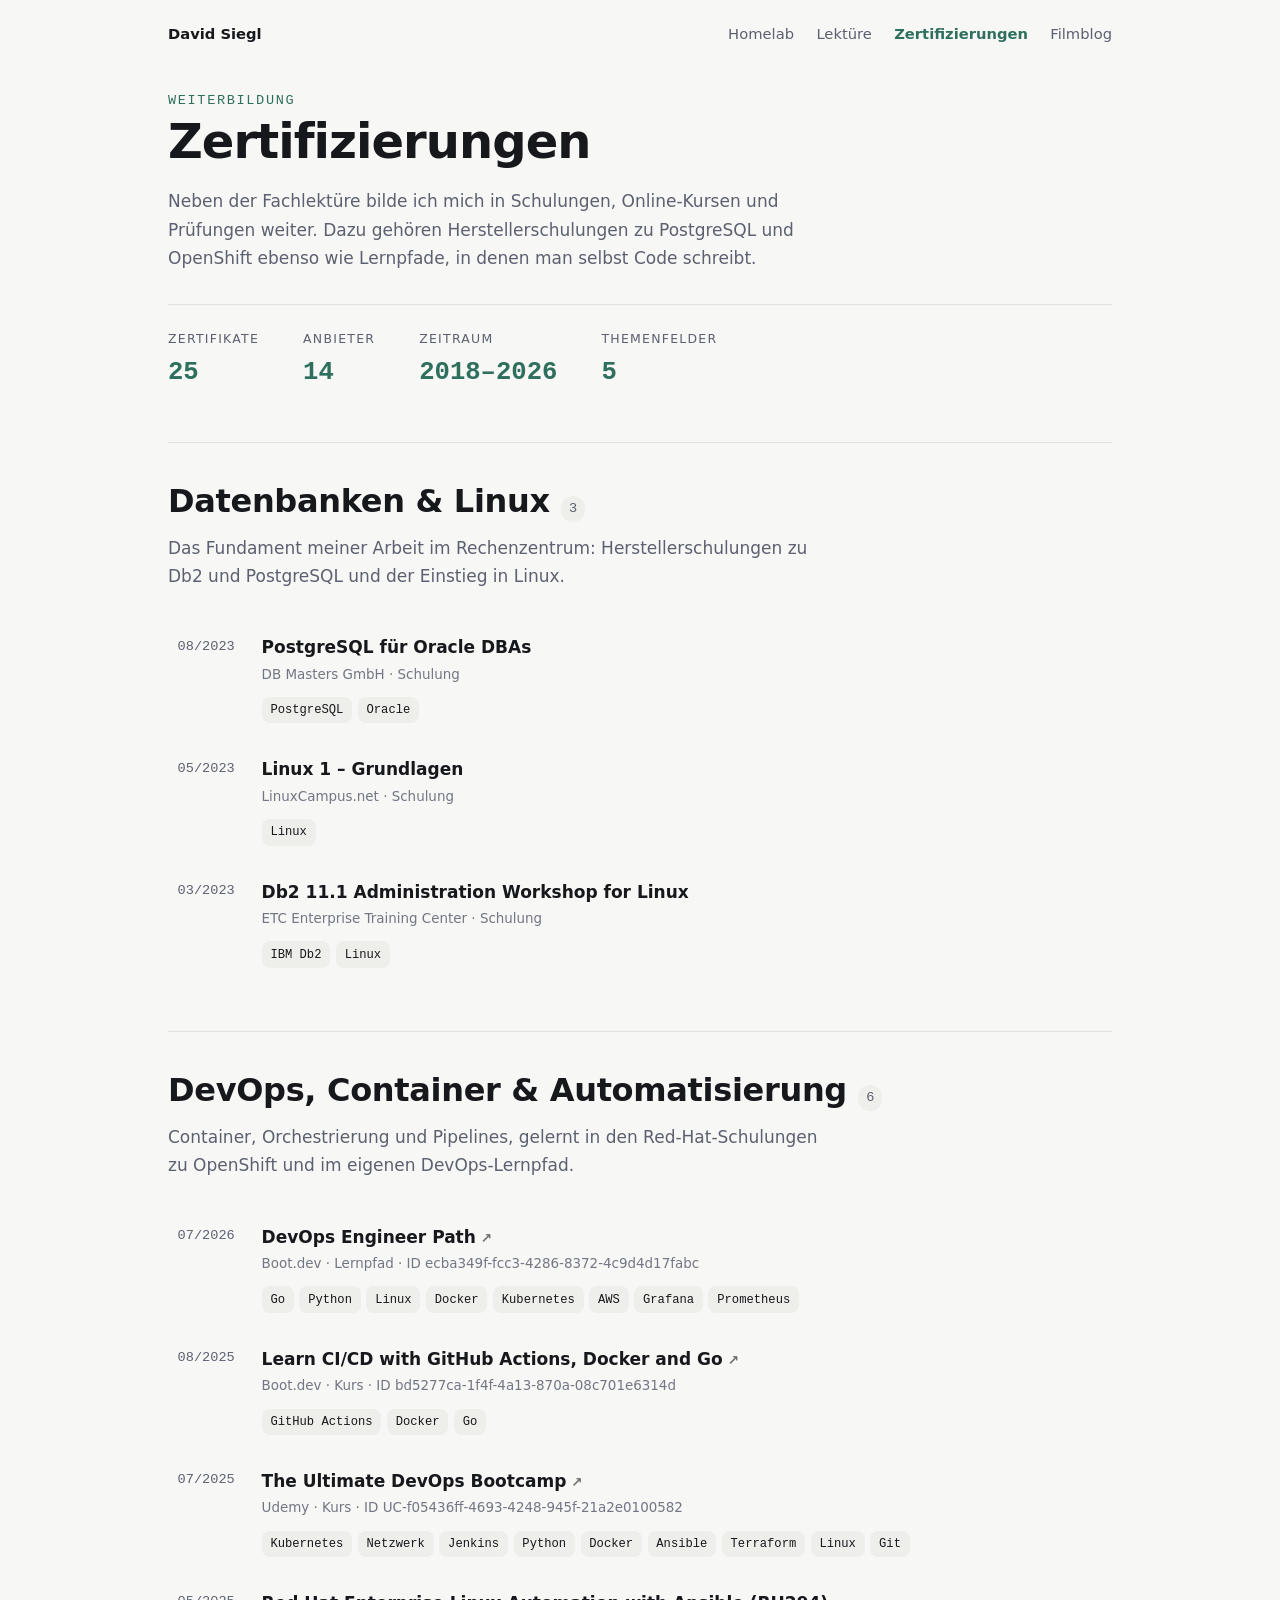
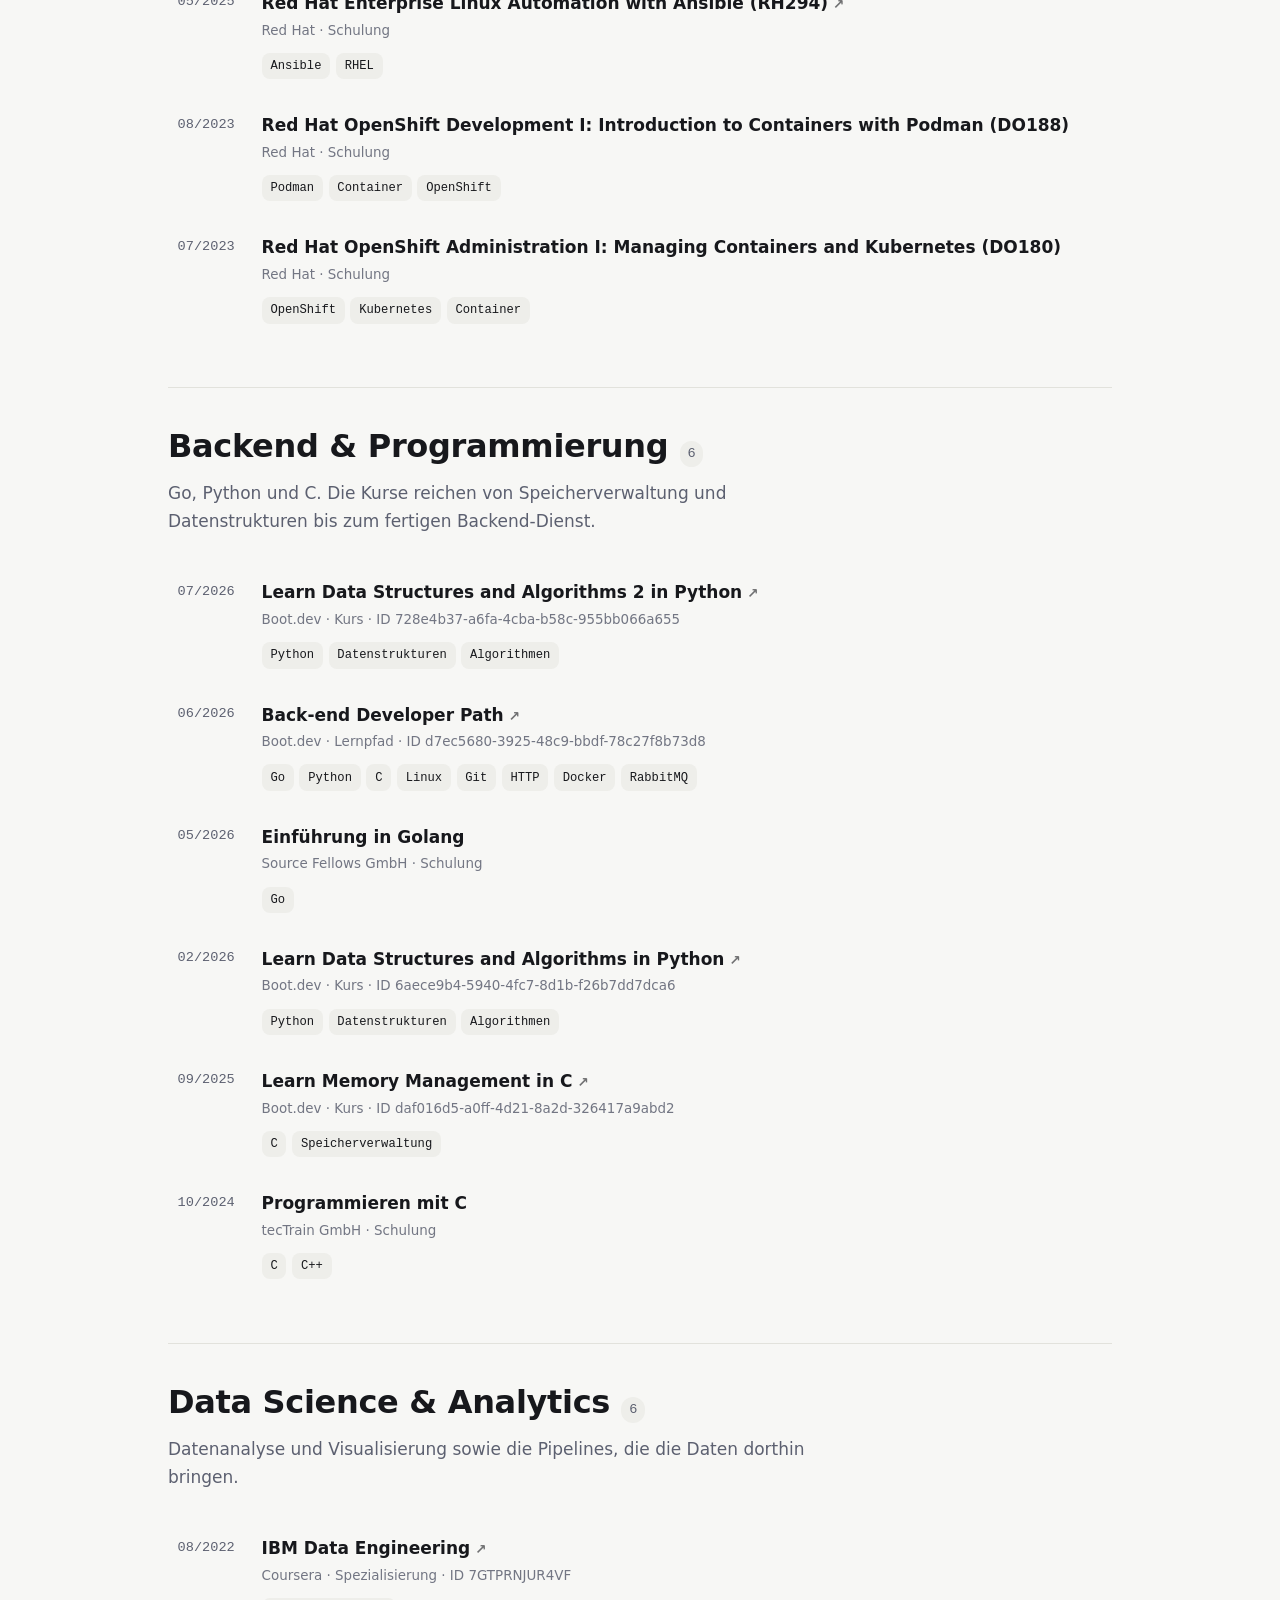
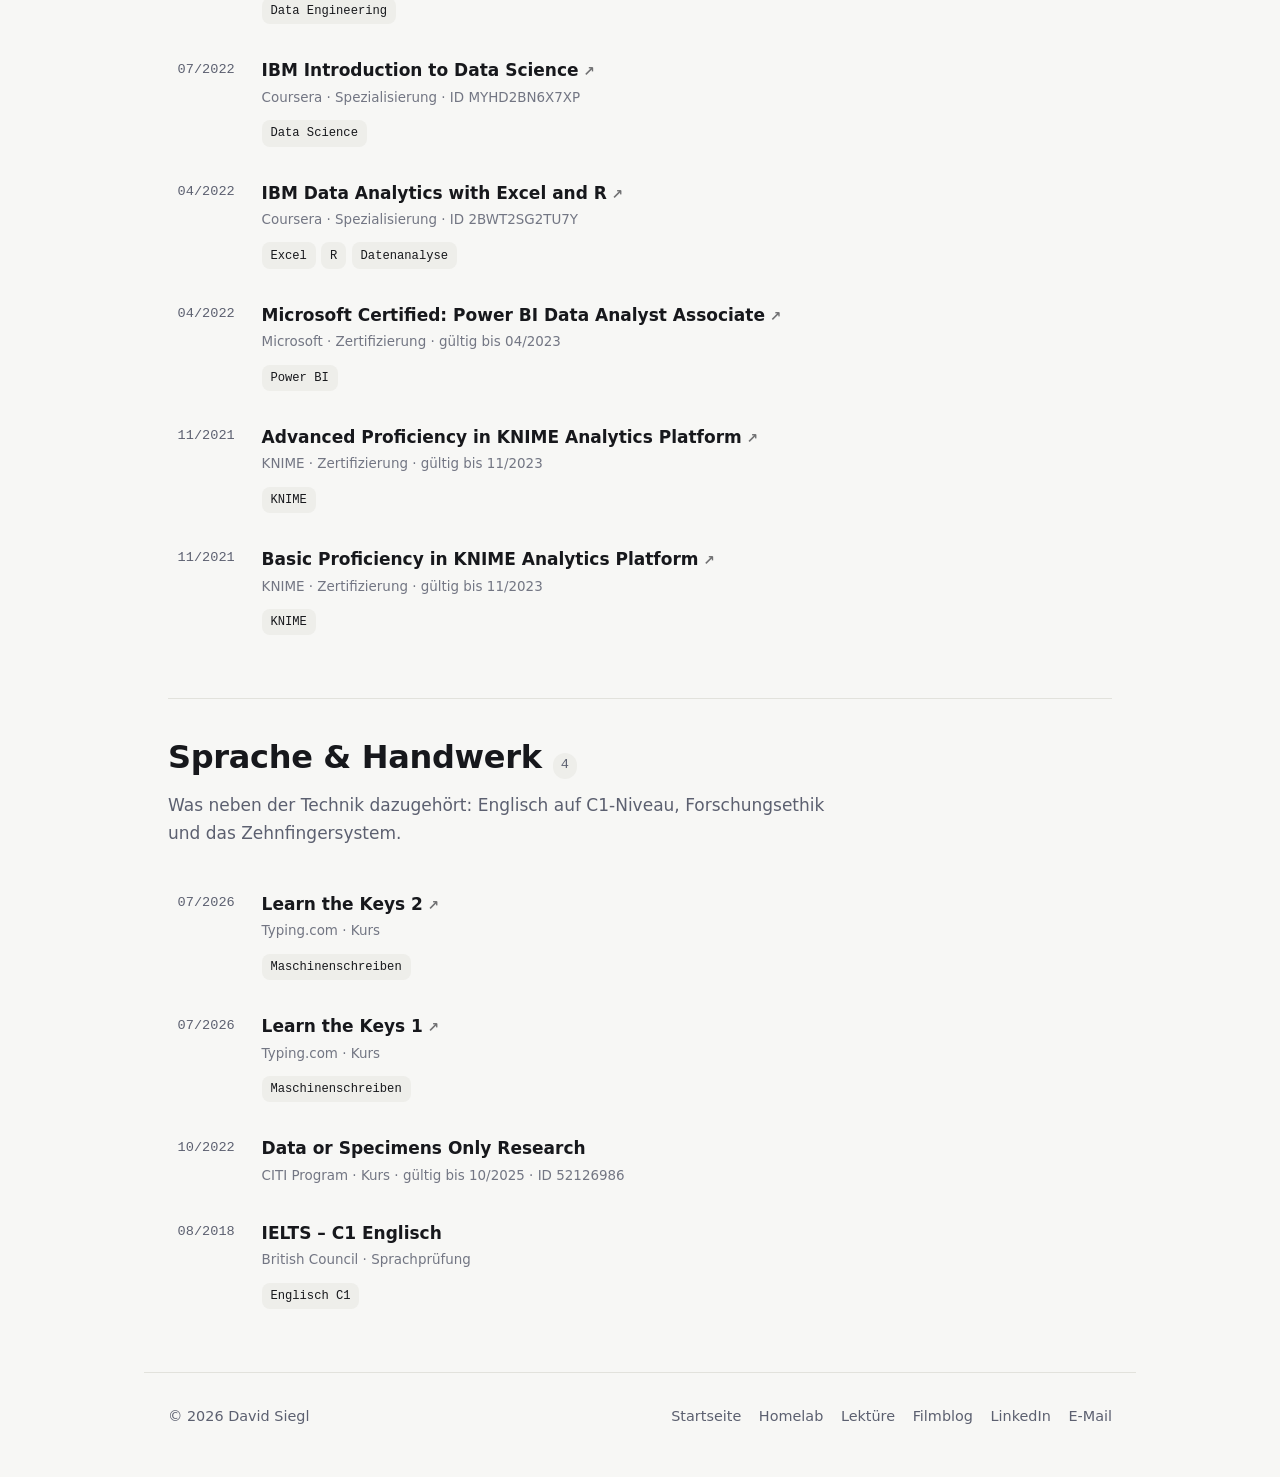
<file: zertifizierungen.html>
<!DOCTYPE html>
<html lang="de">
<head>
  <meta charset="utf-8">
  <meta name="viewport" content="width=device-width, initial-scale=1">
  <title>Zertifizierungen — David Siegl</title>
  <meta name="description" content="Schulungen, Kurse und Zertifizierungen von David Siegl: Db2 und PostgreSQL, Linux, OpenShift und DevOps, Go, Python und C, Data Science.">
  <link rel="icon" href="assets/favicon.svg" type="image/svg+xml">
  <link rel="icon" href="assets/favicon.png" sizes="96x96" type="image/png">
  <link rel="apple-touch-icon" href="assets/apple-touch-icon.png">
  <link rel="stylesheet" href="styles.css">
</head>
<body>
  <a class="skip-link" href="#nachweise">Zu den Zertifikaten springen</a>

  <nav class="topbar" aria-label="Hauptnavigation">
    <a class="topbar__home" href="index.html">David Siegl</a>
    <a href="homelab.html">Homelab</a>
    <a href="lektuere.html">Lektüre</a>
    <a class="topbar__here" href="zertifizierungen.html" aria-current="page">Zertifizierungen</a>
    <a href="https://blog.kryochamber.xyz" target="_blank" rel="noopener noreferrer">Filmblog</a>
  </nav>

  <header class="pagehead">
    <p class="eyebrow">Weiterbildung</p>
    <h1>Zertifizierungen</h1>
    <p class="bio">
      Neben der Fachlektüre bilde ich mich in Schulungen, Online-Kursen und Prüfungen weiter.
      Dazu gehören Herstellerschulungen zu PostgreSQL und OpenShift ebenso wie Lernpfade,
      in denen man selbst Code schreibt.
    </p>

    <dl class="stats">
      <div><dt>Zertifikate</dt><dd>25</dd></div>
      <div><dt>Anbieter</dt><dd>14</dd></div>
      <div><dt>Zeitraum</dt><dd>2018–2026</dd></div>
      <div><dt>Themenfelder</dt><dd>5</dd></div>
    </dl>
  </header>

  <main id="nachweise">
    <section class="shelf">
      <h2>Datenbanken &amp; Linux <span class="shelf__count">3</span></h2>
      <p class="shelf__lede">Das Fundament meiner Arbeit im Rechenzentrum: Herstellerschulungen zu Db2 und PostgreSQL und der Einstieg in Linux.</p>
      <ol class="certs">
        <li class="cert">
          <time class="cert__date" datetime="2023-08">08/2023</time>
          <div class="cert__body">
            <span class="cert__title">PostgreSQL für Oracle DBAs</span>
            <span class="cert__meta">DB Masters GmbH · Schulung</span>
            <ul class="tags"><li>PostgreSQL</li><li>Oracle</li></ul>
          </div>
        </li>
        <li class="cert">
          <time class="cert__date" datetime="2023-05">05/2023</time>
          <div class="cert__body">
            <span class="cert__title">Linux 1 – Grundlagen</span>
            <span class="cert__meta">LinuxCampus.net · Schulung</span>
            <ul class="tags"><li>Linux</li></ul>
          </div>
        </li>
        <li class="cert">
          <time class="cert__date" datetime="2023-03">03/2023</time>
          <div class="cert__body">
            <span class="cert__title">Db2 11.1 Administration Workshop for Linux</span>
            <span class="cert__meta">ETC Enterprise Training Center · Schulung</span>
            <ul class="tags"><li>IBM Db2</li><li>Linux</li></ul>
          </div>
        </li>
      </ol>
    </section>
    <section class="shelf">
      <h2>DevOps, Container &amp; Automatisierung <span class="shelf__count">6</span></h2>
      <p class="shelf__lede">Container, Orchestrierung und Pipelines, gelernt in den Red-Hat-Schulungen zu OpenShift und im eigenen DevOps-Lernpfad.</p>
      <ol class="certs">
        <li class="cert">
          <time class="cert__date" datetime="2026-07">07/2026</time>
          <div class="cert__body">
            <a class="cert__title" href="https://www.boot.dev/certificates/ecba349f-fcc3-4286-8372-4c9d4d17fabc" target="_blank" rel="noopener noreferrer">DevOps Engineer Path</a>
            <span class="cert__meta">Boot.dev · Lernpfad · ID ecba349f-fcc3-4286-8372-4c9d4d17fabc</span>
            <ul class="tags"><li>Go</li><li>Python</li><li>Linux</li><li>Docker</li><li>Kubernetes</li><li>AWS</li><li>Grafana</li><li>Prometheus</li></ul>
          </div>
        </li>
        <li class="cert">
          <time class="cert__date" datetime="2025-08">08/2025</time>
          <div class="cert__body">
            <a class="cert__title" href="https://www.boot.dev/certificates/bd5277ca-1f4f-4a13-870a-08c701e6314d" target="_blank" rel="noopener noreferrer">Learn CI/CD with GitHub Actions, Docker and Go</a>
            <span class="cert__meta">Boot.dev · Kurs · ID bd5277ca-1f4f-4a13-870a-08c701e6314d</span>
            <ul class="tags"><li>GitHub Actions</li><li>Docker</li><li>Go</li></ul>
          </div>
        </li>
        <li class="cert">
          <time class="cert__date" datetime="2025-07">07/2025</time>
          <div class="cert__body">
            <a class="cert__title" href="https://www.udemy.com/certificate/UC-f05436ff-4693-4248-945f-21a2e0100582/" target="_blank" rel="noopener noreferrer">The Ultimate DevOps Bootcamp</a>
            <span class="cert__meta">Udemy · Kurs · ID UC-f05436ff-4693-4248-945f-21a2e0100582</span>
            <ul class="tags"><li>Kubernetes</li><li>Netzwerk</li><li>Jenkins</li><li>Python</li><li>Docker</li><li>Ansible</li><li>Terraform</li><li>Linux</li><li>Git</li></ul>
          </div>
        </li>
        <li class="cert">
          <time class="cert__date" datetime="2025-05">05/2025</time>
          <div class="cert__body">
            <a class="cert__title" href="https://www.credly.com/badges/16cc775b-cc97-4760-adb3-97701e0ed514/public_url" target="_blank" rel="noopener noreferrer">Red Hat Enterprise Linux Automation with Ansible (RH294)</a>
            <span class="cert__meta">Red Hat · Schulung</span>
            <ul class="tags"><li>Ansible</li><li>RHEL</li></ul>
          </div>
        </li>
        <li class="cert">
          <time class="cert__date" datetime="2023-08">08/2023</time>
          <div class="cert__body">
            <span class="cert__title">Red Hat OpenShift Development I: Introduction to Containers with Podman (DO188)</span>
            <span class="cert__meta">Red Hat · Schulung</span>
            <ul class="tags"><li>Podman</li><li>Container</li><li>OpenShift</li></ul>
          </div>
        </li>
        <li class="cert">
          <time class="cert__date" datetime="2023-07">07/2023</time>
          <div class="cert__body">
            <span class="cert__title">Red Hat OpenShift Administration I: Managing Containers and Kubernetes (DO180)</span>
            <span class="cert__meta">Red Hat · Schulung</span>
            <ul class="tags"><li>OpenShift</li><li>Kubernetes</li><li>Container</li></ul>
          </div>
        </li>
      </ol>
    </section>
    <section class="shelf">
      <h2>Backend &amp; Programmierung <span class="shelf__count">6</span></h2>
      <p class="shelf__lede">Go, Python und C. Die Kurse reichen von Speicherverwaltung und Datenstrukturen bis zum fertigen Backend-Dienst.</p>
      <ol class="certs">
        <li class="cert">
          <time class="cert__date" datetime="2026-07">07/2026</time>
          <div class="cert__body">
            <a class="cert__title" href="https://www.boot.dev/certificates/728e4b37-a6fa-4cba-b58c-955bb066a655" target="_blank" rel="noopener noreferrer">Learn Data Structures and Algorithms 2 in Python</a>
            <span class="cert__meta">Boot.dev · Kurs · ID 728e4b37-a6fa-4cba-b58c-955bb066a655</span>
            <ul class="tags"><li>Python</li><li>Datenstrukturen</li><li>Algorithmen</li></ul>
          </div>
        </li>
        <li class="cert">
          <time class="cert__date" datetime="2026-06">06/2026</time>
          <div class="cert__body">
            <a class="cert__title" href="https://www.boot.dev/certificates/d7ec5680-3925-48c9-bbdf-78c27f8b73d8" target="_blank" rel="noopener noreferrer">Back-end Developer Path</a>
            <span class="cert__meta">Boot.dev · Lernpfad · ID d7ec5680-3925-48c9-bbdf-78c27f8b73d8</span>
            <ul class="tags"><li>Go</li><li>Python</li><li>C</li><li>Linux</li><li>Git</li><li>HTTP</li><li>Docker</li><li>RabbitMQ</li></ul>
          </div>
        </li>
        <li class="cert">
          <time class="cert__date" datetime="2026-05">05/2026</time>
          <div class="cert__body">
            <span class="cert__title">Einführung in Golang</span>
            <span class="cert__meta">Source Fellows GmbH · Schulung</span>
            <ul class="tags"><li>Go</li></ul>
          </div>
        </li>
        <li class="cert">
          <time class="cert__date" datetime="2026-02">02/2026</time>
          <div class="cert__body">
            <a class="cert__title" href="https://www.boot.dev/certificates/6aece9b4-5940-4fc7-8d1b-f26b7dd7dca6" target="_blank" rel="noopener noreferrer">Learn Data Structures and Algorithms in Python</a>
            <span class="cert__meta">Boot.dev · Kurs · ID 6aece9b4-5940-4fc7-8d1b-f26b7dd7dca6</span>
            <ul class="tags"><li>Python</li><li>Datenstrukturen</li><li>Algorithmen</li></ul>
          </div>
        </li>
        <li class="cert">
          <time class="cert__date" datetime="2025-09">09/2025</time>
          <div class="cert__body">
            <a class="cert__title" href="https://www.boot.dev/certificates/daf016d5-a0ff-4d21-8a2d-326417a9abd2" target="_blank" rel="noopener noreferrer">Learn Memory Management in C</a>
            <span class="cert__meta">Boot.dev · Kurs · ID daf016d5-a0ff-4d21-8a2d-326417a9abd2</span>
            <ul class="tags"><li>C</li><li>Speicherverwaltung</li></ul>
          </div>
        </li>
        <li class="cert">
          <time class="cert__date" datetime="2024-10">10/2024</time>
          <div class="cert__body">
            <span class="cert__title">Programmieren mit C</span>
            <span class="cert__meta">tecTrain GmbH · Schulung</span>
            <ul class="tags"><li>C</li><li>C++</li></ul>
          </div>
        </li>
      </ol>
    </section>
    <section class="shelf">
      <h2>Data Science &amp; Analytics <span class="shelf__count">6</span></h2>
      <p class="shelf__lede">Datenanalyse und Visualisierung sowie die Pipelines, die die Daten dorthin bringen.</p>
      <ol class="certs">
        <li class="cert">
          <time class="cert__date" datetime="2022-08">08/2022</time>
          <div class="cert__body">
            <a class="cert__title" href="https://www.coursera.org/account/accomplishments/specialization/certificate/7GTPRNJUR4VF" target="_blank" rel="noopener noreferrer">IBM Data Engineering</a>
            <span class="cert__meta">Coursera · Spezialisierung · ID 7GTPRNJUR4VF</span>
            <ul class="tags"><li>Data Engineering</li></ul>
          </div>
        </li>
        <li class="cert">
          <time class="cert__date" datetime="2022-07">07/2022</time>
          <div class="cert__body">
            <a class="cert__title" href="https://www.coursera.org/account/accomplishments/specialization/certificate/MYHD2BN6X7XP" target="_blank" rel="noopener noreferrer">IBM Introduction to Data Science</a>
            <span class="cert__meta">Coursera · Spezialisierung · ID MYHD2BN6X7XP</span>
            <ul class="tags"><li>Data Science</li></ul>
          </div>
        </li>
        <li class="cert">
          <time class="cert__date" datetime="2022-04">04/2022</time>
          <div class="cert__body">
            <a class="cert__title" href="https://www.coursera.org/account/accomplishments/specialization/certificate/2BWT2SG2TU7Y" target="_blank" rel="noopener noreferrer">IBM Data Analytics with Excel and R</a>
            <span class="cert__meta">Coursera · Spezialisierung · ID 2BWT2SG2TU7Y</span>
            <ul class="tags"><li>Excel</li><li>R</li><li>Datenanalyse</li></ul>
          </div>
        </li>
        <li class="cert">
          <time class="cert__date" datetime="2022-04">04/2022</time>
          <div class="cert__body">
            <a class="cert__title" href="https://www.credly.com/badges/2a279f8a-9504-474c-adef-6b4d384970d5" target="_blank" rel="noopener noreferrer">Microsoft Certified: Power BI Data Analyst Associate</a>
            <span class="cert__meta">Microsoft · Zertifizierung · gültig bis 04/2023</span>
            <ul class="tags"><li>Power BI</li></ul>
          </div>
        </li>
        <li class="cert">
          <time class="cert__date" datetime="2021-11">11/2021</time>
          <div class="cert__body">
            <a class="cert__title" href="https://www.credly.com/badges/88d2b85e-bfbb-459f-a588-6b2f7d62742e" target="_blank" rel="noopener noreferrer">Advanced Proficiency in KNIME Analytics Platform</a>
            <span class="cert__meta">KNIME · Zertifizierung · gültig bis 11/2023</span>
            <ul class="tags"><li>KNIME</li></ul>
          </div>
        </li>
        <li class="cert">
          <time class="cert__date" datetime="2021-11">11/2021</time>
          <div class="cert__body">
            <a class="cert__title" href="https://www.credly.com/badges/82750a1d-ccb9-4965-a039-20949a1617a4" target="_blank" rel="noopener noreferrer">Basic Proficiency in KNIME Analytics Platform</a>
            <span class="cert__meta">KNIME · Zertifizierung · gültig bis 11/2023</span>
            <ul class="tags"><li>KNIME</li></ul>
          </div>
        </li>
      </ol>
    </section>
    <section class="shelf">
      <h2>Sprache &amp; Handwerk <span class="shelf__count">4</span></h2>
      <p class="shelf__lede">Was neben der Technik dazugehört: Englisch auf C1-Niveau, Forschungsethik und das Zehnfingersystem.</p>
      <ol class="certs">
        <li class="cert">
          <time class="cert__date" datetime="2026-07">07/2026</time>
          <div class="cert__body">
            <a class="cert__title" href="https://www.typing.com/apiv1/student/units/134/175943348/certificate" target="_blank" rel="noopener noreferrer">Learn the Keys 2</a>
            <span class="cert__meta">Typing.com · Kurs</span>
            <ul class="tags"><li>Maschinenschreiben</li></ul>
          </div>
        </li>
        <li class="cert">
          <time class="cert__date" datetime="2026-07">07/2026</time>
          <div class="cert__body">
            <a class="cert__title" href="https://www.typing.com/apiv1/student/units/80/175943348/certificate" target="_blank" rel="noopener noreferrer">Learn the Keys 1</a>
            <span class="cert__meta">Typing.com · Kurs</span>
            <ul class="tags"><li>Maschinenschreiben</li></ul>
          </div>
        </li>
        <li class="cert">
          <time class="cert__date" datetime="2022-10">10/2022</time>
          <div class="cert__body">
            <span class="cert__title">Data or Specimens Only Research</span>
            <span class="cert__meta">CITI Program · Kurs · gültig bis 10/2025 · ID 52126986</span>
          </div>
        </li>
        <li class="cert">
          <time class="cert__date" datetime="2018-08">08/2018</time>
          <div class="cert__body">
            <span class="cert__title">IELTS – C1 Englisch</span>
            <span class="cert__meta">British Council · Sprachprüfung</span>
            <ul class="tags"><li>Englisch C1</li></ul>
          </div>
        </li>
      </ol>
    </section>
  </main>

  <footer class="footer">
    <p>© <span id="year">2026</span> David Siegl</p>
    <p class="footer__links">
      <a href="index.html">Startseite</a>
      <a href="homelab.html">Homelab</a>
      <a href="lektuere.html">Lektüre</a>
      <a href="https://blog.kryochamber.xyz" target="_blank" rel="noopener noreferrer">Filmblog</a>
      <a href="https://www.linkedin.com/in/david-siegl-2bb168227/" target="_blank" rel="noopener noreferrer">LinkedIn</a>
      <a href="mailto:david.siegl95@gmail.com">E-Mail</a>
    </p>
  </footer>

  <script>document.getElementById('year').textContent = new Date().getFullYear();</script>
</body>
</html>
</file>
<file: styles.css>
/* Palette is defined once on :root; the dark block below only re-points the
   same tokens, so every rule further down is theme-agnostic. */
:root {
  color-scheme: light dark;

  --bg: #f7f7f5;
  --bg-elevated: #ffffff;
  --bg-tag: #eeeeea;
  --text: #17181c;
  --text-muted: #5c6070;
  --border: #e2e2dc;
  --accent: #2f6f5e;
  --accent-contrast: #ffffff;
  --shadow: 0 1px 2px rgba(20, 20, 25, .06), 0 8px 24px rgba(20, 20, 25, .06);

  --maxw: 62rem;
  --radius: 14px;
  --font: ui-sans-serif, system-ui, -apple-system, "Segoe UI", Inter, Roboto, sans-serif;
  --font-mono: ui-monospace, "JetBrains Mono", SFMono-Regular, Menlo, Consolas, monospace;
}

@media (prefers-color-scheme: dark) {
  :root {
    --bg: #101215;
    --bg-elevated: #171a1f;
    --bg-tag: #21262e;
    --text: #e8eaed;
    --text-muted: #9aa2b1;
    --border: #262c35;
    --accent: #6fd6b5;
    --accent-contrast: #0d1114;
    --shadow: 0 1px 2px rgba(0, 0, 0, .4), 0 12px 32px rgba(0, 0, 0, .35);
  }
}

* { box-sizing: border-box; }

html { scroll-behavior: smooth; }

body {
  margin: 0;
  background: var(--bg);
  color: var(--text);
  font-family: var(--font);
  font-size: 17px;
  line-height: 1.65;
  -webkit-font-smoothing: antialiased;
}

a { color: inherit; }

.skip-link {
  position: absolute;
  left: -9999px;
}
.skip-link:focus {
  left: 1rem; top: 1rem;
  z-index: 10;
  padding: .5rem .9rem;
  background: var(--accent);
  color: var(--accent-contrast);
  border-radius: 8px;
}

/* ---------- Hero ---------- */

.hero {
  padding: clamp(3rem, 9vw, 7rem) 1.5rem clamp(2rem, 5vw, 3.5rem);
  /* Radial wash instead of a hard band so the hero blends into the page. */
  background:
    radial-gradient(120% 90% at 15% 0%, color-mix(in srgb, var(--accent) 14%, transparent), transparent 60%),
    var(--bg);
  border-bottom: 1px solid var(--border);
}

.hero__inner {
  max-width: var(--maxw);
  margin: 0 auto;
  display: flex;
  gap: clamp(1.75rem, 4vw, 3.25rem);
  align-items: center;
  flex-wrap: wrap;
}

.avatar {
  position: relative;
  flex: 0 0 auto;
  width: clamp(9rem, 22vw, 12.5rem);
  aspect-ratio: 1;
  border-radius: 50%;
  overflow: hidden;
  background: var(--bg-tag);
  border: 3px solid var(--bg-elevated);
  box-shadow: var(--shadow);
  display: grid;
  place-items: center;
}

/* Initials sit underneath the photo and show through only while
   assets/profile.jpg is missing (the <img> removes itself on error). */
.avatar__initials {
  font-family: var(--font-mono);
  font-size: clamp(2.2rem, 6vw, 3rem);
  letter-spacing: .05em;
  color: var(--text-muted);
  user-select: none;
}

.avatar img {
  position: absolute;
  inset: 0;
  width: 100%;
  height: 100%;
  object-fit: cover;
}

.hero__text { flex: 1 1 22rem; min-width: 0; }

.eyebrow {
  margin: 0;
  font-family: var(--font-mono);
  font-size: .85rem;
  letter-spacing: .12em;
  text-transform: uppercase;
  color: var(--accent);
}

h1 {
  margin: .2rem 0 .4rem;
  font-size: clamp(2.2rem, 6vw, 3.4rem);
  line-height: 1.1;
  letter-spacing: -.02em;
}

.tagline {
  margin: 0 0 .9rem;
  font-size: clamp(1.05rem, 2.2vw, 1.2rem);
  font-weight: 600;
  color: var(--text);
}

.bio {
  margin: 0 0 1.6rem;
  max-width: 46ch;
  color: var(--text-muted);
}

/* ---------- Links ---------- */

.links { display: flex; flex-wrap: wrap; gap: .7rem; }

.link {
  display: inline-flex;
  align-items: center;
  gap: .5rem;
  padding: .6rem 1.1rem;
  border: 1px solid var(--border);
  border-radius: 999px;
  background: var(--bg-elevated);
  font-weight: 600;
  font-size: .95rem;
  text-decoration: none;
  transition: transform .15s ease, box-shadow .15s ease, border-color .15s ease;
}

.link svg { width: 1.1em; height: 1.1em; fill: currentColor; }

.link:hover {
  transform: translateY(-2px);
  box-shadow: var(--shadow);
  border-color: color-mix(in srgb, var(--accent) 55%, var(--border));
}

.link:focus-visible { outline: 2px solid var(--accent); outline-offset: 3px; }

.link--primary {
  background: var(--accent);
  color: var(--accent-contrast);
  border-color: var(--accent);
}

/* ---------- Sections ---------- */

.section {
  max-width: var(--maxw);
  margin: 0 auto;
  padding: clamp(2.5rem, 7vw, 4.5rem) 1.5rem;
}

h2 {
  margin: 0;
  font-size: clamp(1.5rem, 3.5vw, 2rem);
  letter-spacing: -.01em;
}

.section__lede {
  margin: .35rem 0 2rem;
  color: var(--text-muted);
}

.grid {
  display: grid;
  grid-template-columns: repeat(auto-fit, minmax(17rem, 1fr));
  gap: 1.1rem;
}

.card {
  background: var(--bg-elevated);
  border: 1px solid var(--border);
  border-radius: var(--radius);
  padding: 1.35rem 1.4rem 1.5rem;
  transition: border-color .15s ease, transform .15s ease;
}

.card:hover {
  border-color: color-mix(in srgb, var(--accent) 45%, var(--border));
  transform: translateY(-2px);
}

.card h3 {
  margin: 0 0 .9rem;
  font-size: 1rem;
  letter-spacing: .04em;
  text-transform: uppercase;
  color: var(--accent);
}

.tags {
  list-style: none;
  margin: 0;
  padding: 0;
  display: flex;
  flex-wrap: wrap;
  gap: .45rem;
}

.tags li {
  padding: .3rem .7rem;
  border-radius: 8px;
  background: var(--bg-tag);
  font-family: var(--font-mono);
  font-size: .82rem;
  color: var(--text);
}

/* ---------- Footer ---------- */

.footer {
  border-top: 1px solid var(--border);
  padding: 2rem 1.5rem 3rem;
  display: flex;
  flex-wrap: wrap;
  gap: .75rem 1.5rem;
  justify-content: space-between;
  max-width: var(--maxw);
  margin: 0 auto;
  color: var(--text-muted);
  font-size: .9rem;
}

.footer p { margin: 0; }

.footer__links { display: flex; gap: 1.1rem; }

.footer a { text-decoration: none; }
.footer a:hover { color: var(--accent); }

/* Full-bleed tint, but the content stays on the shared --maxw column. */
.section--alt {
  max-width: none;
  background: var(--bg-elevated);
  border-block: 1px solid var(--border);
}
/* Minus the section's own side padding, so alt and plain sections share one edge. */
.section--alt > * {
  max-width: calc(var(--maxw) - 3rem);
  margin-inline: auto;
}

/* ---------- Experience ---------- */

.timeline {
  list-style: none;
  margin: 0;
  padding: 0 0 0 1.6rem;
  border-left: 2px solid var(--border);
  display: grid;
  gap: 2rem;
}

.entry { position: relative; }

.entry::before {
  content: "";
  position: absolute;
  /* Half the dot plus the 2px rule, so it sits centred on the line. */
  left: calc(-1.6rem - 6px);
  top: .55rem;
  width: 10px;
  height: 10px;
  border-radius: 50%;
  background: var(--accent);
}

.entry__meta {
  margin: 0;
  font-family: var(--font-mono);
  font-size: .8rem;
  letter-spacing: .04em;
  text-transform: uppercase;
  color: var(--text-muted);
}

.entry__role {
  margin: .15rem 0 .1rem;
  font-size: 1.15rem;
}

.entry__org {
  margin: 0 0 .5rem;
  font-weight: 600;
  color: var(--accent);
}

.entry__note {
  margin: 0;
  max-width: 62ch;
  color: var(--text-muted);
}

/* ---------- Lists inside cards ---------- */

.list {
  margin: 0;
  padding-left: 1.1rem;
  display: grid;
  gap: .5rem;
  color: var(--text-muted);
  font-size: .95rem;
}

.list strong { color: var(--text); font-weight: 600; }

.list--plain {
  list-style: none;
  padding-left: 0;
}

.list--plain li {
  display: flex;
  flex-wrap: wrap;
  gap: .5rem;
  align-items: baseline;
  justify-content: space-between;
  color: var(--text);
}

.level {
  font-family: var(--font-mono);
  font-size: .78rem;
  color: var(--text-muted);
}

.note {
  margin: 1rem 0 0;
  font-size: .88rem;
  color: var(--text-muted);
}

/* ---------- Open Source / Projekte ---------- */

.card__text {
  margin: 0 0 1rem;
  font-size: .95rem;
  color: var(--text-muted);
}

/* margin-block only: inside .section--alt the inline margins centre it on --maxw. */
.subhead {
  margin-block: 2.75rem 1.1rem;
  font-size: 1rem;
  letter-spacing: .04em;
  text-transform: uppercase;
  color: var(--text-muted);
}

.projects {
  display: grid;
  grid-template-columns: repeat(auto-fit, minmax(19rem, 1fr));
  gap: 1.1rem;
}

.project {
  display: flex;
  flex-direction: column;
  gap: .5rem;
  padding: 1.2rem 1.3rem 1.35rem;
  background: var(--bg);
  border: 1px solid var(--border);
  border-radius: var(--radius);
  text-decoration: none;
  transition: border-color .15s ease, transform .15s ease, box-shadow .15s ease;
}

.project:hover {
  transform: translateY(-2px);
  border-color: color-mix(in srgb, var(--accent) 45%, var(--border));
  box-shadow: var(--shadow);
}

.project:focus-visible { outline: 2px solid var(--accent); outline-offset: 3px; }

.project__head {
  display: flex;
  align-items: baseline;
  justify-content: space-between;
  gap: .75rem;
}

.project__name {
  font-family: var(--font-mono);
  font-weight: 600;
  color: var(--accent);
}

/* Arrow hints that the card leaves the site, without an extra icon in the markup. */
.project__name::after {
  content: " ↗";
  font-size: .8em;
  opacity: .6;
}

.project__lang {
  font-size: .78rem;
  color: var(--text-muted);
  white-space: nowrap;
}

.project__desc {
  font-size: .92rem;
  color: var(--text-muted);
  line-height: 1.55;
}

.project__desc code {
  font-family: var(--font-mono);
  font-size: .9em;
  padding: .05em .35em;
  border-radius: 5px;
  background: var(--bg-tag);
}

/* ---------- Navigation zwischen den Seiten ---------- */

.topbar {
  max-width: var(--maxw);
  margin: 0 auto;
  padding: 1.4rem 1.5rem .2rem;
  display: flex;
  flex-wrap: wrap;
  gap: .5rem 1.4rem;
  align-items: baseline;
  font-size: .92rem;
}

.topbar a {
  text-decoration: none;
  color: var(--text-muted);
  transition: color .15s ease;
}

.topbar a:hover { color: var(--accent); }

.topbar__home {
  font-weight: 600;
  color: var(--text) !important;
  margin-right: auto;
}

.topbar__here,
.topbar a[aria-current="page"] {
  color: var(--accent) !important;
  font-weight: 600;
}

/* ---------- Unterseiten-Kopf ---------- */

.pagehead {
  max-width: var(--maxw);
  margin: 0 auto;
  padding: clamp(1.5rem, 4vw, 2.5rem) 1.5rem clamp(2rem, 5vw, 3rem);
}

.pagehead h1 {
  font-size: clamp(2rem, 5vw, 3rem);
  margin-bottom: 1.2rem;
}

.pagehead .bio { max-width: 60ch; }

.pagehead code {
  font-family: var(--font-mono);
  font-size: .9em;
  padding: .05em .35em;
  border-radius: 5px;
  background: var(--bg-tag);
  color: var(--text);
}

.epigraphs {
  display: grid;
  grid-template-columns: repeat(auto-fit, minmax(21rem, 1fr));
  gap: 1.2rem;
  margin: 2.2rem 0 0;
}

.epigraph {
  margin: 0;
  padding: 1.1rem 1.3rem;
  border-left: 3px solid var(--accent);
  border-radius: 0 var(--radius) var(--radius) 0;
  background: var(--bg-elevated);
}

.epigraph blockquote {
  margin: 0;
  color: var(--text);
  font-size: .98rem;
  hyphens: auto;
}

.epigraph blockquote p { margin: 0; }

.epigraph figcaption {
  margin-top: .7rem;
  font-family: var(--font-mono);
  font-size: .78rem;
  letter-spacing: .04em;
  color: var(--text-muted);
}

.epigraph cite { font-style: normal; }

.stats {
  display: flex;
  flex-wrap: wrap;
  gap: 1.4rem 2.75rem;
  margin: 2rem 0 0;
  padding-top: 1.5rem;
  border-top: 1px solid var(--border);
}

.stats dt {
  font-size: .78rem;
  letter-spacing: .1em;
  text-transform: uppercase;
  color: var(--text-muted);
}

.stats dd {
  margin: .15rem 0 0;
  font-family: var(--font-mono);
  font-size: 1.6rem;
  font-weight: 600;
  color: var(--accent);
}

/* ---------- Bücherregal ---------- */

.shelf {
  max-width: var(--maxw);
  margin: 0 auto;
  padding: 0 1.5rem clamp(2rem, 5vw, 3rem);
}

.shelf h2 {
  display: flex;
  align-items: baseline;
  gap: .7rem;
  padding-top: 2rem;
  border-top: 1px solid var(--border);
}

.shelf__count {
  font-family: var(--font-mono);
  font-size: .85rem;
  font-weight: 500;
  padding: .1rem .5rem;
  border-radius: 999px;
  background: var(--bg-tag);
  color: var(--text-muted);
}

.shelf__lede {
  margin: .4rem 0 1.75rem;
  max-width: 62ch;
  color: var(--text-muted);
}

.books {
  list-style: none;
  margin: 0;
  padding: 0;
  display: grid;
  gap: .1rem;
  counter-reset: none;
}

.book {
  display: grid;
  /* Jahresspalte in fixer Breite, damit die Titel eine Kante bilden. */
  grid-template-columns: 4.25rem 1fr;
  gap: 0 1rem;
  padding: .85rem .6rem;
  border-radius: 10px;
  transition: background .15s ease;
}

.book:hover { background: var(--bg-elevated); }

.book__year {
  font-family: var(--font-mono);
  font-size: .85rem;
  color: var(--text-muted);
  padding-top: .15rem;
}

.book__body { display: flex; flex-direction: column; gap: .1rem; min-width: 0; }

.book__title { font-weight: 600; }

.book__sub {
  font-size: .93rem;
  color: var(--text-muted);
}

.book__meta {
  margin-top: .25rem;
  font-size: .84rem;
  color: var(--text-muted);
  opacity: .85;
}

@media (max-width: 30rem) {
  .book { grid-template-columns: 1fr; gap: .2rem; }
  .book__year { padding-top: 0; }
}

/* ---------- Themengraph ---------- */

.graph-block {
  max-width: var(--maxw);
  margin: 0 auto;
  padding: 0 1.5rem clamp(2rem, 5vw, 3rem);
}

.graph-block h2 {
  padding-top: 2rem;
  /* Ohne Lede darunter traegt die Ueberschrift den Abstand zum Graphen selbst. */
  margin-bottom: 1.75rem;
  border-top: 1px solid var(--border);
}

.graph { display: block; }

/* display: grid schlaegt das hidden-Attribut - ohne diese Regel bliebe der
   leere Rahmen stehen, wenn graph.js nicht laeuft. */
.graph[hidden] { display: none; }

.graph__stage {
  position: relative;
  border: 1px solid var(--border);
  border-radius: var(--radius);
  background: var(--bg-elevated);
  box-shadow: var(--shadow);
  overflow: hidden;
}

.graph__canvas {
  display: block;
  width: 100%;
  /* Feste Hoehe: das Layout darf nicht davon abhaengen, wie weit sich der
     Graph gerade auseinanderschiebt. */
  height: clamp(26rem, 78vh, 46rem);
  touch-action: none;
  cursor: grab;
}

.graph__legend {
  position: absolute;
  left: .9rem;
  bottom: .8rem;
  display: flex;
  gap: 1rem;
  font-size: .78rem;
  color: var(--text-muted);
}

.graph__key { display: flex; align-items: center; gap: .4rem; }

.graph__key::before {
  content: "";
  width: .6rem;
  height: .6rem;
  border-radius: 50%;
}

.graph__key--thema::before { background: var(--text-muted); }

.graph__key--buch::before {
  background: var(--bg-elevated);
  box-shadow: inset 0 0 0 2px var(--accent);
}

.graph__reset {
  position: absolute;
  right: .8rem;
  top: .8rem;
  font: inherit;
  font-size: .78rem;
  color: var(--text-muted);
  padding: .3rem .65rem;
  border: 1px solid var(--border);
  border-radius: 999px;
  background: var(--bg);
  cursor: pointer;
}

.graph__reset:hover { color: var(--accent); border-color: var(--accent); }

.graph__panel {
  position: absolute;
  left: .8rem;
  top: .8rem;
  width: 15rem;
  max-height: calc(100% - 4.5rem);
  overflow-y: auto;
  border: 1px solid var(--border);
  border-radius: var(--radius);
  padding: .9rem 1rem;
  /* Deckend, nicht durchscheinend: darunter laufen Kanten und Beschriftungen. */
  background: var(--bg-elevated);
  box-shadow: var(--shadow);
}

.graph__panel[hidden] { display: none; }

.graph__title { margin: 0; font-size: 1.05rem; }

.graph__kind {
  margin: .2rem 0 1rem;
  font-size: .8rem;
  color: var(--text-muted);
}

.graph__sub {
  margin: 0 0 .35rem;
  font-size: .72rem;
  letter-spacing: .09em;
  text-transform: uppercase;
  color: var(--text-muted);
  font-weight: 600;
}

.graph__refs {
  margin: 0 0 1rem;
  display: flex;
  flex-wrap: wrap;
  gap: .3rem;
}

.graph__none { font-size: .85rem; color: var(--text-muted); opacity: .7; }

.graph__ref,
.zettel__name {
  font: inherit;
  font-size: .84rem;
  padding: .15rem .55rem;
  border-radius: 999px;
  border: 1px solid transparent;
  background: var(--bg-tag);
  color: var(--text);
  cursor: pointer;
}

.graph__ref:hover,
.zettel__name:hover {
  border-color: var(--accent);
  color: var(--accent);
}

/* ---------- Notizliste: Textfassung des Graphen ----------
   Zugleich der Weg ohne JavaScript und die Bedienung per Tastatur, deshalb
   eingeklappt statt weggelassen. */

.zettel-fallback {
  margin-top: 1.25rem;
  border-top: 1px solid var(--border);
  padding-top: .9rem;
}

.zettel-fallback summary {
  cursor: pointer;
  font-size: .87rem;
  color: var(--text-muted);
}

.zettel-fallback summary:hover { color: var(--accent); }

.zettel-list { list-style: none; margin: 1rem 0 0; padding: 0; }

.zettel {
  display: grid;
  grid-template-columns: minmax(0, 14rem) 4rem minmax(0, 1fr);
  gap: .35rem .9rem;
  align-items: baseline;
  padding: .6rem;
  border-radius: 10px;
  scroll-margin-top: 30vh;
}

.zettel:hover { background: var(--bg-elevated); }
.zettel--on { background: var(--bg-elevated); box-shadow: inset 0 0 0 1px var(--accent); }

.zettel__name { justify-self: start; text-align: left; }

.zettel__kind {
  font-family: var(--font-mono);
  font-size: .78rem;
  color: var(--text-muted);
}

.zettel__refs { font-size: .87rem; color: var(--text-muted); }
.zettel__refs a { color: inherit; text-decoration-color: var(--border); }
.zettel__refs a:hover { color: var(--accent); }

@media (max-width: 52rem) {
  .zettel { grid-template-columns: minmax(0, 1fr) 4rem; }
  .zettel__refs { grid-column: 1 / -1; }
}

/* Auf schmalen Schirmen deckt eine Karte oben links den halben Graphen ab -
   dort legt sie sich flach an den unteren Rand. */
@media (max-width: 34rem) {
  .graph__panel {
    left: .6rem;
    right: .6rem;
    top: auto;
    bottom: .6rem;
    width: auto;
    max-height: 45%;
  }
}

.graph__usage {
  position: absolute;
  right: .9rem;
  bottom: .8rem;
  margin: 0;
  font-size: .74rem;
  color: var(--text-muted);
  opacity: .8;
}

@media (max-width: 40rem) {
  .graph__usage { display: none; }
}

/* ---------- Zertifikate ---------- */

.certs {
  list-style: none;
  margin: 0;
  padding: 0;
  display: grid;
  gap: .1rem;
}

.cert {
  display: grid;
  /* Same fixed date column as .book, so both subpages share one edge. */
  grid-template-columns: 4.25rem 1fr;
  gap: 0 1rem;
  padding: .95rem .6rem;
  border-radius: 10px;
  transition: background .15s ease;
}

.cert:hover { background: var(--bg-elevated); }

.cert__date {
  font-family: var(--font-mono);
  font-size: .85rem;
  color: var(--text-muted);
  padding-top: .15rem;
}

.cert__body { display: flex; flex-direction: column; gap: .15rem; min-width: 0; }

.cert__title { font-weight: 600; }

a.cert__title { text-decoration: none; }
a.cert__title:hover { color: var(--accent); }
a.cert__title:focus-visible { outline: 2px solid var(--accent); outline-offset: 3px; border-radius: 4px; }

a.cert__title::after {
  content: " ↗";
  font-size: .8em;
  opacity: .6;
}

.cert__meta {
  font-size: .84rem;
  color: var(--text-muted);
  opacity: .85;
  /* Credential IDs are long unbroken tokens; let them wrap on phones. */
  overflow-wrap: anywhere;
}

.cert .tags { margin-top: .55rem; gap: .35rem; }
.cert .tags li { font-size: .76rem; padding: .2rem .55rem; }

@media (max-width: 30rem) {
  .cert { grid-template-columns: 1fr; gap: .2rem; }
  .cert__date { padding-top: 0; }
}

/* ---------- Homelab: Fließtext und Diagramme ---------- */

/* The measure goes on the paragraphs, not on .prose: inside .section--alt every
   child is centred on --maxw, and a narrower .prose would drift off the edge. */
.prose p { max-width: 68ch; margin: 0 0 1rem; }

.prose code,
.section__lede code,
.card__text code,
.diagram figcaption code {
  font-family: var(--font-mono);
  font-size: .88em;
  padding: .05em .35em;
  border-radius: 5px;
  background: var(--bg-tag);
  color: var(--text);
}

.notes { margin-top: 2rem; }

.diagram-defs { position: absolute; width: 0; height: 0; overflow: hidden; }

.diagram {
  margin: 2rem 0 0;
  padding: 1.25rem;
  background: var(--bg-elevated);
  border: 1px solid var(--border);
  border-radius: var(--radius);
}

.section--alt .diagram { margin-inline: auto; background: var(--bg); }
.section--alt .d-box { fill: var(--bg-elevated); }

/* The diagrams are drawn at ~900 units wide; below 44rem their labels would
   shrink past legibility, so the figure scrolls sideways instead of the page. */
.diagram__scroll { overflow-x: auto; }
.diagram svg { display: block; width: 100%; min-width: 44rem; height: auto; }

.diagram figcaption {
  margin-top: 1rem;
  font-size: .87rem;
  color: var(--text-muted);
  max-width: 68ch;
}

.d-zone {
  fill: none;
  stroke: var(--text-muted);
  stroke-opacity: .45;
  stroke-width: 1.2;
  stroke-dasharray: 6 5;
}

.d-zone-label {
  font-family: var(--font-mono);
  font-size: 11px;
  letter-spacing: .12em;
  fill: var(--text-muted);
}

.d-group {
  fill: color-mix(in srgb, var(--accent) 6%, transparent);
  stroke: color-mix(in srgb, var(--accent) 40%, var(--border));
  stroke-width: 1.2;
}

/* A VM inside a host group: the boundary matters, the fill would only add noise. */
.d-vm {
  fill: none;
  stroke: color-mix(in srgb, var(--accent) 55%, var(--border));
  stroke-width: 1;
  stroke-dasharray: 4 4;
}

.d-group-title { font-size: 15px; font-weight: 700; fill: var(--text); }

.d-box {
  fill: var(--bg);
  stroke: color-mix(in srgb, var(--text) 22%, var(--bg));
  stroke-width: 1;
}

.d-box--accent { stroke: var(--accent); stroke-width: 1.6; }

.d-title { font-size: 14px; font-weight: 600; fill: var(--text); }
.d-mono { font-family: var(--font-mono); font-weight: 500; fill: var(--accent); }

.d-sub,
.d-edge-label {
  font-family: var(--font-mono);
  font-size: 11px;
  fill: var(--text-muted);
}

.d-note { font-size: 12.5px; font-style: italic; fill: var(--text-muted); }

.d-edge { fill: none; stroke: var(--text-muted); stroke-width: 1.4; }
.d-edge--accent { stroke: var(--accent); stroke-width: 2; }
.d-edge--blocked { stroke-dasharray: 4 4; }

.d-head { fill: var(--text-muted); }
.d-head--accent { fill: var(--accent); }
</file>
